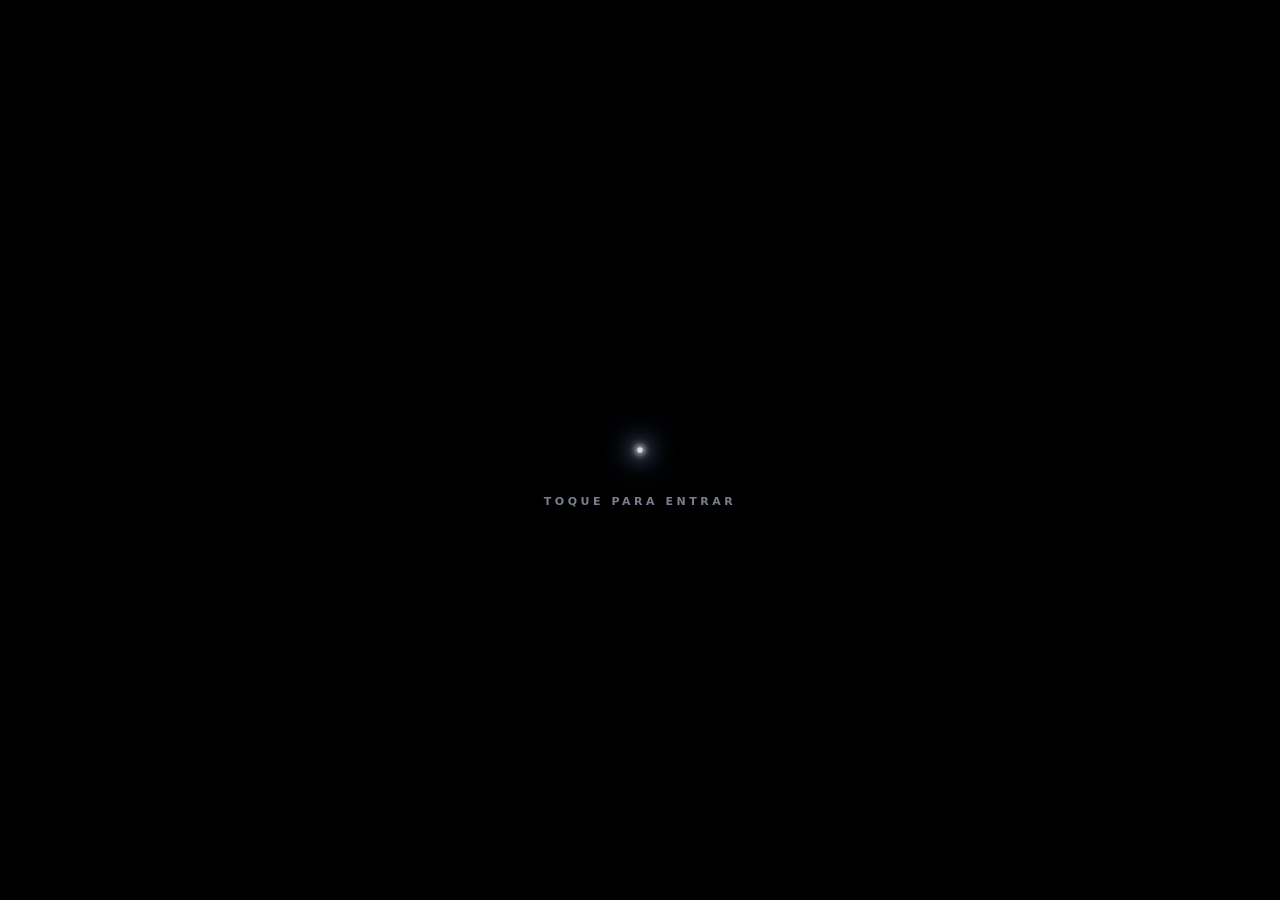
<file: index.html>
<!DOCTYPE html>
<html lang="pt-BR">
<head>
  <meta charset="UTF-8">
  <meta name="viewport" content="width=device-width, initial-scale=1.0, viewport-fit=cover">
  <meta name="theme-color" content="#0f172a">
  <meta name="mobile-web-app-capable" content="yes">
  <meta name="apple-mobile-web-app-capable" content="yes">
  <!-- 20/10: "black" (e nao "black-translucent"): no iPhone instalado, o translucido poe a pagina por
       baixo do relogio e da ilha, e o topo das abas e a engrenagem ficavam escondidos -->
  <meta name="apple-mobile-web-app-status-bar-style" content="black">
  <meta name="apple-mobile-web-app-title" content="Genesis">

  <!-- POLÍTICA DE SEGURANÇA (CSP)
       Diz ao navegador com quem este app pode falar. Qualquer endereço que não esteja
       aqui é BLOQUEADO — então, se um dia um código estranho entrar no app, ele não
       consegue mandar os seus dados para fora.
       'unsafe-inline' é necessário porque o Genesis usa onclick e style direto no HTML.
       Ao ligar um recurso novo que use internet, acrescente o domínio em connect-src. -->
  <meta http-equiv="Content-Security-Policy" content="
    default-src 'self';
    base-uri 'self';
    object-src 'none';
    form-action 'none';
    script-src 'self' 'unsafe-inline';
    style-src 'self' 'unsafe-inline';
    img-src 'self' data: blob: https:;
    media-src 'self' data: blob:;
    font-src 'self' data:;
    connect-src 'self'
      https://script.google.com
      https://script.googleusercontent.com
      https://api.bcb.gov.br
      https://api.coingecko.com
      https://brapi.dev
      https://api.artic.edu
      https://pt.wikipedia.org
      https://en.wikipedia.org
      https://www.wikidata.org;
  ">

  <title>Genesis — Life OS</title>
  <link rel="stylesheet" href="style.css">
  <link rel="manifest" href="manifest.json">
  <link rel="icon" href="favicon.svg" type="image/svg+xml">
  <link rel="icon" href="favicon-32.png" sizes="32x32" type="image/png">
  <link rel="icon" href="favicon-64.png" sizes="64x64" type="image/png">
  <link rel="apple-touch-icon" href="icon-180.png">
</head>
<body>
<div id="gn-abertura" class="gn-abertura" aria-hidden="true"><span class="gn-ab-feixe"></span><span class="gn-ab-luz"></span><span class="gn-ab-onda"></span><span class="gn-ab-trinca">A&#9824; <b>A&#9829;</b> <b>A&#9830;</b></span><span class="gn-ab-toque">toque para entrar</span></div>
<div id="aviso-abertura" style="display:none; position:fixed; inset:0; z-index:99999; background:var(--bg); color:var(--txt); overflow:auto; padding:28px 18px; font-family:-apple-system,BlinkMacSystemFont,'Segoe UI',Roboto,sans-serif; line-height:1.6;">
  <div style="max-width:620px; margin:0 auto;">
    <div style="font-size:1.5rem; letter-spacing:5px; text-align:center; margin-bottom:6px;">A<span style="color:var(--perigo)">&#9829;</span> A&#9824; A<span style="color:var(--perigo)">&#9830;</span></div>
    <h1 id="aviso-tit" style="font-size:1.4rem; color:#fff; text-align:center; margin-bottom:18px;"></h1>
    <div id="aviso-txt" style="background:var(--card); border:1px solid #2a2a2a; border-left:4px solid #f59e0b; border-radius:12px; padding:18px 20px; color:var(--txt2);"></div>
    <button id="aviso-ok" style="display:none; margin:18px auto 0; background:var(--borda); color:var(--txt); border:1px solid #3a3a3a; border-radius:8px; padding:10px 20px; font-size:0.9rem; cursor:pointer;">Entendi, quero continuar assim mesmo</button>
  </div>
</div>
  <div class="container">
    <nav class="tabs">
      <button class="tab-btn active" id="btn-focus" onclick="changeTab('focus')">🎯 Painel Central</button>
      <button class="tab-btn" id="btn-home" onclick="changeTab('home')">📅 Agenda</button>
      <button class="tab-btn" id="btn-finances" onclick="changeTab('finances')">💰 Finanças</button>
      <button class="tab-btn" id="btn-tasks" onclick="changeTab('tasks')">✅ Tarefas</button>
      <button class="tab-btn" id="btn-notes" onclick="changeTab('notes')">📝 Notas</button>
      <button class="tab-btn" id="btn-studies" onclick="changeTab('studies')">📚 Estudos</button>
      <button class="tab-btn" id="btn-business" onclick="changeTab('business')">📈 Negócios</button>
      <button class="tab-btn" id="btn-inventory" onclick="changeTab('inventory')">🎒 Inventário</button>
      <button class="tab-btn" id="btn-health" onclick="changeTab('health')">🩺 Saúde</button>
      <button class="tab-btn" id="btn-kitchen" onclick="changeTab('kitchen')">🍳 Cozinha</button>
      <button class="tab-btn" id="btn-leisure" onclick="changeTab('leisure')">🎬 Lazer</button>
      <button class="tab-btn" id="btn-trips" onclick="changeTab('trips')">✈️ Viagens</button>
      <button class="tab-btn" id="btn-net" onclick="changeTab('net')">🤝 Rede</button>
      <button class="tab-btn" id="btn-clinic" onclick="changeTab('clinic')">🏥 Clínica</button>
      <button class="tab-btn" id="btn-prod" onclick="changeTab('prod')">🖨️ Produção</button>
      <button class="tab-btn" id="btn-settings" onclick="changeTab('settings')">⚙️ Config <span id="sync-dot" class="sync-dot"></span></button>
    </nav>

    <div id="focus" class="tab-content active">
      <div class="life-os-banner"></div>
      <div class="life-os-header">
        <div class="avatar-placeholder">🎩</div>
        <div style="flex: 1;">
          <h1 id="header-title" style="font-size: 1.8rem; color: #fff;">Life OS</h1>
          <div class="trinca" title="Trinca de Ases — projeto em conjunto"><span class="naipe preto">A♠</span><span class="naipe vermelho">A♥</span><span class="naipe vermelho">A♦</span><small>Trinca de Ases</small></div>
          <button class="start-day-btn" id="btn-iniciar-dia" onclick="iniciarDia()">➔ Iniciar o Dia</button>
        </div>
      </div>

      <div class="janelas-atalho" id="janelas-atalho" title="Janelas flutuantes: ligue as que quer hoje"></div>
      <div class="busca-box" id="busca-card">
        <input type="search" id="busca-global" placeholder="🔍 Buscar em tudo: tarefas, notas, agenda, plantões, finanças…  (Ctrl+K)" oninput="renderBusca(this.value)" autocomplete="off">
        <div id="busca-res" class="busca-res" hidden></div>
      </div>
      <div class="card avisos-card" id="avisos-card">
        <div class="habits-quick-head"><span>🔔 Avisos <small id="avisos-contador"></small></span><span class="item-date">com o app aberto</span></div>
        <div id="avisos-lista" class="avisos-lista"></div>
      </div>
      <div class="card arte-card" id="arte-card">
        <div class="habits-quick-head"><span>🖼️ Obra do dia</span><button class="mini-btn xs" onclick="renderArte(true)" title="Ver outra">↻</button></div>
        <div id="arte-conteudo" class="arte-conteudo"></div>
      </div>
      <div class="card habits-quick-card"><div class="habits-quick-head"><span>🎮 Hábitos de hoje</span><span id="progress-text-mini"></span></div><div id="habits-quick" class="habits-quick"></div></div>
      <div class="life-os-grid">
        <div class="left-col">
          <div class="focus-clock-card">
            <span class="focus-label">FOCUS</span>
            <div id="big-clock" class="big-clock">00:00</div>
            <div id="big-date" class="big-date">Carregando...</div>
          </div>

          <div class="card overview-card">
            <h4 class="text-blue" style="margin-bottom: 10px;">👤 OVERVIEW</h4>
            <p id="greeting-text" style="color: var(--txt-forte); font-weight: 500;">Olá!</p>
            <p id="greeting-sub" class="greeting-sub"></p>
            <p id="frase-dia" class="frase-dia"></p>
            <div class="progress-bar-bg" style="margin-top:15px;"><div class="progress-bar-fill" id="progress-fill"></div></div>
            <span id="progress-text" style="font-size: 0.75rem; color: var(--txt4);">0% Concluído</span>
          </div>

          <div class="card pomodoro-card" id="pomodoro-card">
            <div style="display: flex; justify-content: space-between; align-items: center; margin-bottom: 10px;">
              <h2 id="pomodoro-title" style="color: var(--txt-forte); font-size: 0.9rem; margin:0; letter-spacing: 1px;">⏱ POMODORO</h2>
              <div style="display:flex; align-items:center; gap:5px;">
                <input type="number" id="pomodoro-h" value="0" min="0" max="12" onchange="updatePomodoroTime()" title="horas" class="tempo-campo"><span class="tempo-sep">h</span><input type="number" id="pomodoro-input" value="50" min="0" max="180" onchange="updatePomodoroTime()" title="minutos" class="tempo-campo"><span class="tempo-sep">m</span><input type="number" id="pomodoro-s" value="0" min="0" max="59" onchange="updatePomodoroTime()" title="segundos" class="tempo-campo"><span class="tempo-sep">s</span>
              </div>
            </div>
            <div class="focus-header-tabs" id="pomodoro-modo" style="border:none; padding:0 0 8px; gap:6px; font-size:0.78rem;"><span class="active" onclick="alternarModoPomodoro('foco', this)">⏱ Foco</span><span onclick="alternarModoPomodoro('meditacao', this)">🧘 Meditação</span></div>
            <select id="pomodoro-topic" class="pomodoro-topic" title="Estudando o quê?"><option value="">📚 Geral</option></select>
            <div class="timer-display" id="timer-display">50:00</div>
            <div class="timer-controls">
              <button onclick="startTimer()" id="btn-start-timer">▶ Iniciar</button>
              <button onclick="pauseTimer()" id="btn-pause-timer" style="display:none;">⏸ Pausar</button>
              <button onclick="resetTimer()">🔄 Reset</button>
              <button onclick="musicaDeFoco()" title="Abrir a playlist de foco">🎵</button>
            </div>
            <div class="study-stats">Estudo Hoje: <strong id="study-time-today">0h 0m</strong></div>
            <div class="pomodoro-prefs">
              <span title="Som ao terminar">🔔</span>
              <select id="alarme-tipo" onchange="salvarPrefs()"><option value="sino">Sino</option><option value="suave">Suave</option><option value="beep">Beep</option><option value="alarme">Alarme</option><option value="mudo">Mudo</option></select>
              <input type="range" id="alarme-volume" min="0" max="100" value="70" oninput="salvarPrefs()" title="Volume">
              <button type="button" class="mini-btn" onclick="testarAlarme()" title="Ouvir o alarme">▶</button>
            </div>
          </div>
        </div>

        <div class="right-col">
          <div class="card journals-section">
            <h2 style="color: var(--txt-forte); font-size: 1rem; margin-bottom: 15px; letter-spacing: 1px;">📔 RESUMO</h2>
            <div class="focus-header-tabs" id="journal-tabs" style="margin-bottom: 15px;">
              <span class="active" onclick="changeJournalTab('day', this)">▵ Hoje</span>
              <span onclick="changeJournalTab('week', this)">▵ Semana</span>
              <span onclick="changeJournalTab('month', this)">▵ Mês</span>
              <span onclick="changeJournalTab('quarter', this)">▵ Trimestre</span>
              <span onclick="changeJournalTab('year', this)">▵ Ano</span>
            </div>
            <div class="journal-cards-container" id="journal-content"></div>
            
            <h2 style="color: var(--txt-forte); font-size: 1rem; margin-top: 30px; margin-bottom: 15px; letter-spacing: 1px;">🎮 HÁBITOS</h2>
            <div class="focus-header-tabs" id="habit-tabs">
               <span class="active" onclick="changeHabitTab('do', this)">🔄 Do</span>
               <span onclick="changeHabitTab('todo', this)">⏹ To-do</span>
               <span onclick="changeHabitTab('completed', this)">✅ Completed</span>
               <span onclick="changeHabitTab('all', this)">📋 All</span>
            </div>
            <ul id="main-habits-list" class="habit-list-main"></ul>
            <span class="add-new-btn" onclick="addNewHabit()">+ Novo hábito</span>
          </div>
        </div>
      </div>
    </div>

    <!-- Módulo 1: Calendário / Agenda geral -->
    <div id="home" class="tab-content">
      <div class="focus-header-tabs agenda-tabs" id="agenda-secoes">
        <span class="active" onclick="verSecaoAgenda('cal', this)">📅 Calendário</span>
        <span onclick="verSecaoAgenda('compromissos', this)">🗓️ Compromissos</span>
        <span onclick="verSecaoAgenda('reunioes', this)">🤝 Reuniões</span>
        <span id="aba-plantoes" onclick="verSecaoAgenda('plantoes', this)">🚑 Plantões</span>
      </div>
      <div id="sec-cal" class="agenda-sec">
      <div id="ag-agora-card" class="agora-card"></div>
      <div class="card" style="margin-top: 14px;">
        <div class="ag-barra">
          <div class="focus-header-tabs" id="ag-vistas" style="border:none; padding:0; margin:0;">
            <span onclick="agMudarVista('dia', this)">📆 Dia</span>
            <span class="active" onclick="agMudarVista('semana', this)">🗓️ Semana</span>
            <span onclick="agMudarVista('mes', this)">📅 Mês</span>
            <span onclick="agMudarVista('lista', this)">📋 Próximos 7 dias</span>
          </div>
          <div class="ag-nav">
            <button type="button" class="mini-btn" onclick="agIrPara(-1)">‹</button>
            <button type="button" class="mini-btn" onclick="agHoje()">hoje</button>
            <button type="button" class="mini-btn" onclick="agIrPara(1)">›</button>
            <strong id="ag-rotulo"></strong>
          </div>
        </div>
        <div id="ag-livres" class="ag-livres"></div>
        <div id="ag-vista"></div>
      </div>
      <div id="sec-cal-mes" hidden>
      <div class="card" style="margin-top: 20px;">
        <div class="calendar-header"><button id="prev-month">&lt;</button><h2 id="month-year">Mês Ano</h2><button id="next-month">&gt;</button></div>
        <div class="calendar-weekdays"><div>Dom</div><div>Seg</div><div>Ter</div><div>Qua</div><div>Qui</div><div>Sex</div><div>Sáb</div></div>
        <div id="calendar-days" class="calendar-days"></div>
        <div class="calendar-legend">
          <button type="button" class="mini-btn" onclick="irParaHoje()">📍 Hoje</button>
          <span><i style="background:var(--atencao)"></i><span data-vt="listaTitulo">Plantão</span></span><span><i style="background:var(--info)"></i>Trabalho</span><span><i style="background:var(--roxo)"></i>Pessoal</span><span><i style="background:var(--ok)"></i>Saúde</span><span><i style="background:var(--rosa)"></i>Estudo</span><span><i style="background:var(--atencao)"></i>Negócios</span><span><i style="background:var(--laranja)"></i>Social</span>
        </div>
      </div>
      </div>
      </div>
      <div id="sec-compromissos" class="agenda-sec">
      <div class="card" style="margin-top: 20px;">
        <h2 id="event-form-title">Novo compromisso</h2>
        <form id="event-form">
          <input type="hidden" id="event-id">
          <label for="event-title">O quê?</label><input type="text" id="event-title" placeholder="Ex: Reunião contador, Dentista, Aniversário da Ana" required>
          <div style="display: grid; grid-template-columns: 1fr 1fr 1fr; gap: 10px;">
            <div><label for="event-date">Data:</label><input type="date" id="event-date" required></div>
            <div><label for="event-time">Início:</label><input type="time" id="event-time"></div>
            <div><label for="event-end">Fim:</label><input type="time" id="event-end"></div>
          </div>
          <div style="display: grid; grid-template-columns: 1.4fr 1fr; gap: 10px;">
            <div><label for="event-repete">Repete:</label><select id="event-repete" onchange="alternarRepeteEvento()"></select></div>
            <div id="event-ate-box" hidden><label for="event-ate">Até (opcional):</label><input type="date" id="event-ate"></div>
          </div>
          <div style="display: grid; grid-template-columns: 2.2fr 1fr; gap: 10px;">
            <div><label for="event-local">Onde (endereço ou link da chamada):</label><input type="text" id="event-local" placeholder="Rua X, 100 — ou https://meet.google.com/..."></div>
            <div><label for="event-aviso">Avisar (min antes):</label><input type="number" id="event-aviso" min="0" max="1440" step="5" placeholder="usa o padrão"></div>
          </div>
          <label for="event-type">Tipo:</label><select id="event-type"></select>
          <label for="event-notes">Observações:</label><textarea id="event-notes" rows="2" placeholder="endereço, o que levar, link..."></textarea>
          <div id="event-reuniao" hidden>
            <label for="event-people">👥 Participantes:</label><input type="text" id="event-people" placeholder="quem estará na reunião">
            <label for="event-agenda">📋 Pauta (um item por linha):</label><textarea id="event-agenda" rows="3" placeholder="Fechamento do mês&#10;Contratação&#10;Próximos passos do projeto"></textarea>
            <label for="event-minutes">📝 Ata / decisões:</label><textarea id="event-minutes" rows="3" placeholder="preencha durante ou depois da reunião"></textarea>
            <label for="event-followups">➡️ Encaminhamentos (um por linha, viram tarefas):</label><textarea id="event-followups" rows="2" placeholder="Enviar proposta até sexta&#10;Pedir orçamento ao fornecedor"></textarea>
          </div>
          <div style="display:flex; gap:10px;">
            <button type="submit" id="event-submit" style="flex:1">Adicionar compromisso</button>
            <button type="button" id="event-cancel" class="btn" hidden onclick="cancelarEdicaoEvento()">Cancelar</button>
          </div>
        </form>
      </div>
      <div class="card" style="margin-top: 20px;">
        <h2 id="event-list-title">Compromissos</h2>
        <div class="focus-header-tabs filter-row" id="event-filters">
          <span class="active" onclick="filtrarEventos('proximos', this)">📅 Próximos</span>
          <span onclick="filtrarEventos('concluidos', this)">✅ Concluídos</span>
          <span onclick="filtrarEventos('passados', this)">🕘 Passados</span>
          <span onclick="filtrarEventos('todos', this)">📋 Todos</span>
          <span onclick="filtrarEventos('reunioes', this)">🤝 Só reuniões</span>
        </div>
        <ul id="event-list" class="transaction-list"></ul>
      </div>
      </div>
      <div id="sec-plantoes" class="agenda-sec">
      <div class="card" style="margin-top: 20px;">
        <h2 id="shift-form-title" data-vt="formTitulo">Agendar novo plantão</h2>
        <form id="shift-form">
          <input type="hidden" id="shift-id">
          <!-- 15/10 (ideia dele: "muito confuso adicionar plantão; caía como turno e não ia para a agenda — mais parecido
               com o Google Agenda, turno ou recorrência só se eu pedir"): o básico primeiro; o turno salvo é um ATALHO
               opcional e a repetição é uma escolha explícita, que por baixo cria o turno com escala fixa. -->
          <label for="shift-desc" data-vt="descLabel">Local:</label><input type="text" id="shift-desc" data-vt="descDica" data-vt-onde="placeholder" placeholder="Hospital X" required>
          <div class="turno-atalho"><label for="shift-place">Atalho (opcional): preencher com um turno salvo</label>
            <select id="shift-place" onchange="aplicarLocalPlantao()"></select></div>
          <div style="display: grid; grid-template-columns: 1fr 1fr 1fr; gap: 10px;">
            <div><label for="shift-date">Data:</label><input type="date" id="shift-date" required></div>
            <div><label for="shift-time">Início:</label><input type="time" id="shift-time" required></div>
            <div><label for="shift-hours">Duração (h):</label><input type="number" id="shift-hours" step="0.5" min="0" placeholder="12"></div>
          </div>
          <label for="shift-amount">Valor total (R$):</label><input type="number" id="shift-amount" step="0.01" required>
          <div id="shift-rate-hint" class="rate-hint"></div>
          <div id="shift-repete-box">
            <label for="shift-repete">Repetir:</label>
            <select id="shift-repete" onchange="document.getElementById('shift-repete-dica').hidden = this.value === 'nao'">
              <option value="nao">Não se repete</option>
              <option value="semanal">Toda semana, neste mesmo dia</option>
            </select>
            <p class="hint" id="shift-repete-dica" hidden>Vira uma escala fixa: os das próximas semanas entram sozinhos na agenda. Para parar, desmarque a escala em “Turnos salvos”, lá embaixo.</p>
          </div>
          <details class="task-more" id="shift-parts-box">
            <summary>🧮 Horas com valores diferentes (feriado, virada de dia, hora extra)</summary>
            <p class="hint" data-vt="faixasHint" data-vt-onde="html">Use quando o mesmo plantão tem horas pagas a preços diferentes.</p><p class="hint"> Duração e valor total passam a ser a soma das faixas.</p>
            <div id="shift-parts" class="parts"></div>
            <div style="display:flex; gap:8px; flex-wrap:wrap; margin-top:8px;">
              <button type="button" class="mini-btn" onclick="addFaixa()">＋ faixa</button>
              <button type="button" class="mini-btn" onclick="limparFaixas()">✕ limpar faixas</button>
              <button type="button" class="mini-btn" onclick="recalcularPeloTurno()" title="Usa o R$/h do turno escolhido e a duração digitada">↻ calcular pelo R$/h do turno</button>
            </div>
          </details>
          <label for="shift-swap">🔁 Troca (opcional):</label><input type="text" id="shift-swap" placeholder="com quem e por qual dia — ex: com Fulano, por 16/09 07–13h">
          <label for="shift-notes">Observações:</label><input type="text" id="shift-notes" placeholder="opcional: troca, cobertura, NF...">
          <div style="display:flex; gap:10px;">
            <button type="submit" id="shift-submit" style="flex:1" data-vt="formBtn">Agendar plantão</button>
            <button type="button" id="shift-cancel" class="btn" hidden onclick="cancelarEdicaoPlantao()">Cancelar</button>
          </div>
        </form>
      </div>
      <div class="card" style="margin-top: 20px;">
        <h2 data-vt="listaTitulo">Plantões</h2>
        <div id="shift-summary" class="summary-row"></div>
        <div id="shift-baixa" class="baixa-card" hidden></div>
        <div class="focus-header-tabs filter-row" id="shift-filters">
          <span class="active" onclick="filtrarPlantoes('proximos', this)">📅 Próximos</span>
          <span onclick="filtrarPlantoes('naopagos', this)">⏳ A receber</span>
          <span onclick="filtrarPlantoes('passados', this)">🕘 Passados</span>
          <span onclick="filtrarPlantoes('todos', this)">📋 Todos</span>
        </div>
        <ul id="shift-list" class="transaction-list"></ul>
      </div>
      <div class="card" style="margin-top: 20px;" id="turnos-card">
        <h2 data-vt="turnosTitulo">Turnos de plantão</h2>
        <p class="hint" data-vt="turnosHint" data-vt-onde="html"></p>
        <div id="turnos-sugeridos"></div>
        <form id="place-form" data-sem-folha="1">
          <input type="hidden" id="place-id">
          <div style="display: grid; grid-template-columns: 1.5fr 1.5fr 1fr 1fr 1fr; gap: 10px;">
            <div><label for="place-name">Turno:</label><input type="text" id="place-name" placeholder="Hospital X 12h" required></div>
            <div><label for="place-local">Local (opcional):</label><input type="text" id="place-local" placeholder="Hospital X"></div>
            <div><label for="place-time">Início:</label><input type="time" id="place-time"></div>
            <div><label for="place-hours">Horas:</label><input type="number" id="place-hours" step="0.5" min="0" placeholder="12"></div>
            <div><label for="place-amount">Valor (R$):</label><input type="number" id="place-amount" step="0.01" min="0"></div>
          </div>
          <label class="check-line" style="margin-top:10px"><input type="checkbox" id="place-repete" onchange="alternarEscala()"> 🗓️ <strong>Escala fixa</strong> — este turno se repete toda semana</label>
          <div id="place-escala" hidden>
            <p class="hint" style="margin:2px 0 6px 0" data-vt="escalaHint" data-vt-onde="html"></p>
            <div class="dias-linha" id="place-weekdays"></div>
            <label for="place-desde" style="margin-top:8px">Começando em:</label><input type="date" id="place-desde">
          </div>
          <button type="submit" id="place-submit">Adicionar turno</button>
        </form>
        <ul id="place-list" class="transaction-list" style="margin-top: 15px;"></ul>
      </div>
      </div>

    </div>

    <!-- Módulo 2: Finanças -->
    <div id="finances" class="tab-content">
      <div id="fin-topo" class="agenda-sec fin-topo">
      <!-- 20/10 (revisão geral, item 4b — ele: "positivo"): o mês, os números e o "a pagar / previsto / acumulado" numa
           FAIXA só. Eram 3 blocos: 272 px no PC e 462 no Fold fechado, com as micro-abas fora da 1ª tela no celular. -->
      <div class="card fin-faixa" style="margin-top: 20px;">
      <div class="fin-faixa-in">
        <div class="fin-faixa-mes">
          <div class="fin-month-nav"><button type="button" class="mini-btn" onclick="mudarMesFin(-1)" aria-label="Mês anterior">◀</button><h2 id="fin-month-label" style="margin:0">Mês</h2><button type="button" class="mini-btn" onclick="mudarMesFin(1)" aria-label="Próximo mês">▶</button></div>
          <div class="fin-faixa-modo"><div class="focus-header-tabs" id="fin-modo" style="border:none; padding:0;"><span class="active" onclick="alternarModoFin('mes', this)">📅 Mês</span><span onclick="alternarModoFin('tudo', this)">♾️ Tudo</span></div><button type="button" class="mini-btn" onclick="irParaMesAtual()" title="Voltar para este mês" aria-label="Voltar para este mês">📍<span class="fin-hoje-txt"> Este mês</span></button></div>
        </div>
        <div class="fin-faixa-nums"><div class="fin-faixa-grade">
          <div class="balance-item"><span>Receitas</span><h3 id="total-income" class="income">R$ 0,00</h3></div>
          <div class="balance-item"><span>Despesas</span><h3 id="total-expense" class="expense">R$ 0,00</h3></div>
          <div class="balance-item"><span>Saldo</span><h3 id="net-balance">R$ 0,00</h3></div>
          <div class="balance-item"><span>A receber</span><h3 id="total-pending" style="color: var(--txt-forte)">R$ 0,00</h3></div>
          <div id="fin-extra" class="fin-faixa-extra"></div>
        </div></div>
      </div>
      </div>
      </div>
      <div class="focus-header-tabs agenda-tabs" id="financas-secoes" style="margin-top:20px">
        <span class="active" onclick="verSecaoFinancas('painel', this)">📊 Painel</span>
        <span onclick="verSecaoFinancas('lancamentos', this)">🧾 Lançamentos</span>
        <span onclick="verSecaoFinancas('orcamento', this)">🫙 Orçamento</span>
        <span onclick="verSecaoFinancas('recorrentes', this)">🔁 Recorrentes</span>
        <span onclick="verSecaoFinancas('analise', this)">🔎 Análise</span>
      </div>
      <div id="sec-fin-painel" class="agenda-sec">
        <div class="card" style="margin-top: 20px;" data-mod="fin-painel">
          <h2>💰 O mês em um olhar</h2>
          <div id="fin-painel"></div>
        </div>
      </div>
      <div id="sec-fin-lancamentos" class="agenda-sec" hidden>
        <div class="card" style="margin-top: 20px;" data-mod="fin-extrato">
          <h2>📥 Extrato do banco</h2>
          <div id="fin-extrato"></div>
        </div>
      <div class="card" style="margin-top: 20px;">
        <h2 id="finance-form-title">Nova Transação</h2>
        <form id="finance-form">
          <input type="hidden" id="finance-id">
          <label for="desc">Descrição:</label><input type="text" id="desc" required>
          <div style="display: grid; grid-template-columns: 1fr 1fr; gap: 10px;">
            <div><label for="amount">Valor (R$):</label><input type="number" id="amount" step="0.01" required></div>
            <div><label for="fin-date">Data:</label><input type="date" id="fin-date" required></div>
          </div>
          <div style="display: grid; grid-template-columns: 1fr 1fr; gap: 10px;">
            <div><label for="type">Tipo:</label><select id="type"><option value="expense">Despesa</option><option value="income">Receita</option></select></div>
            <div><label for="category">Categoria:</label><select id="category"></select><input type="text" id="category-custom" placeholder="nome da categoria" hidden style="margin-top:6px"></div>
          </div>
          <label for="fin-notes">Observações:</label><input type="text" id="fin-notes" placeholder="opcional">
          <label class="check-line"><input type="checkbox" id="fin-pending"> Ainda não efetivado (fica como <em>a receber</em> / <em>a pagar</em> até você confirmar com 💵)</label>
          <div style="display:flex; gap:10px;">
            <button type="submit" id="finance-submit" style="flex:1">Adicionar Registro</button>
            <button type="button" id="finance-cancel" class="btn" hidden onclick="cancelarEdicaoFin()">Cancelar</button>
          </div>
        </form>
      </div>
      <div class="card" style="margin-top: 20px;">
        <h2>Histórico</h2>
        <input type="search" id="fin-search" placeholder="🔍 buscar por descrição, categoria ou observação" oninput="buscarFin(this.value)" style="margin-bottom: 10px;">
        <div class="focus-header-tabs filter-row" id="fin-filters">
          <span class="active" onclick="filtrarFin('todas', this)">📋 Todas</span>
          <span onclick="filtrarFin('receitas', this)">💰 Receitas</span>
          <span onclick="filtrarFin('despesas', this)">💸 Despesas</span>
          <span onclick="filtrarFin('pendentes', this)">⏳ Pendentes</span>
        </div>
        <ul id="transaction-list" class="transaction-list"></ul>
      </div>
      </div>
      <div id="sec-fin-orcamento" class="agenda-sec" hidden>
      <div class="card" style="margin-top: 20px;" id="orcamento-card">
        <h2>📋 Orçamento do mês</h2>
        <p class="hint">Quanto você planeja em cada rubrica × quanto <strong>de fato</strong> entrou ou saiu no mês que está aberto acima. As rubricas viram as categorias dos lançamentos — barra vermelha é estouro. Estrutura baseada na planilha de organização financeira que você usa.</p>
        <div id="orc-resumo" class="orc-resumo"></div>
        <div id="orc-reserva" class="orc-reserva"></div>
        <div id="orc-conteudo"></div>
        <div style="display:flex; gap:10px; flex-wrap:wrap; margin-top:12px;">
          <button type="button" class="btn" style="flex:1" onclick="criarOrcamentoModelo()">📋 Usar o modelo (cria as rubricas)</button>
        </div>
      </div>
      </div>
      <div id="sec-fin-recorrentes" class="agenda-sec" hidden>
      <div class="card" style="margin-top: 20px;" id="recorrentes-card">
        <h2>🔁 Recorrentes <small class="rec-mes-rot">· <span id="rec-mes"></span></small></h2>
        <p class="hint">Contas e entradas que se repetem todo mês (aluguel, internet, salário CLT, assinaturas). No começo de cada mês o lançamento é gerado como pendente — dá baixa aqui mesmo com o 💵 quando pagar/receber. O selo mostra a situação do <strong>mês que está na tela</strong>; se você navegar para outro mês, o card acompanha. Pagar atrasado nunca muda o mês do lançamento.</p>
        <form id="rec-form">
          <input type="hidden" id="rec-id">
          <div style="display: grid; grid-template-columns: 2fr 1fr 1fr; gap: 10px;">
            <div><label for="rec-desc">Descrição:</label><input type="text" id="rec-desc" placeholder="Internet" required></div>
            <div><label for="rec-amount">Valor (R$):</label><input type="number" id="rec-amount" step="0.01" required></div>
            <div><label for="rec-day">Dia do mês:</label><input type="number" id="rec-day" min="1" max="31" value="10"></div>
          </div>
          <div style="display: grid; grid-template-columns: 1fr 1fr; gap: 10px;">
            <div><label for="rec-type">Tipo:</label><select id="rec-type"><option value="expense">Despesa</option><option value="income">Receita</option></select></div>
            <div><label for="rec-category">Categoria:</label><select id="rec-category"></select></div>
          </div>
          <div style="display:flex; gap:10px;">
            <button type="submit" id="rec-submit" style="flex:1">Adicionar recorrente</button>
            <button type="button" id="rec-cancel" class="btn" hidden onclick="cancelarEdicaoRec()">Cancelar</button>
          </div>
        </form>
        <ul id="rec-list" class="transaction-list" style="margin-top: 15px;"></ul>
      </div>
      </div>
      <div id="sec-fin-analise" class="agenda-sec" hidden>
        <div class="card" style="margin-top: 20px;" data-mod="fin-analise" id="fin-graficos">
          <h2>🔎 Análise</h2>
          <div id="fin-analise"></div>
        </div>
        <div class="card" style="margin-top: 20px;"><h2>📋 Por categoria</h2><div id="fin-categorias"></div></div>
      </div>
    </div>

    <!-- Módulo 4: Tarefas -->
    <div id="tasks" class="tab-content">
      <div id="sec-tar-rapida" class="agenda-sec tar-topo">
        <div class="tar-rapida">
          <span class="tar-rapida-mais" aria-hidden="true">＋</span>
          <input type="text" id="tar-rapida" aria-label="Nova tarefa rápida" placeholder="O que precisa fazer?" autocomplete="off" enterkeyhint="done" oninput="tarRapidaPrevia()" onkeydown="if (event.key === 'Enter') { event.preventDefault(); tarRapidaAdicionar(); }">
          <button type="button" class="tar-rapida-ok" title="Adicionar" onclick="tarRapidaAdicionar()">↵</button>
        </div>
        <div id="tar-rapida-previa" class="tar-rapida-previa"></div>
      </div>
      <div class="focus-header-tabs agenda-tabs tar-secoes" id="tarefas-secoes">
        <span class="active" onclick="verSecaoTarefas('foco', this)">🎯 Foco</span>
        <span onclick="verSecaoTarefas('listas', this)">📋 Listas</span>
        <span onclick="verSecaoTarefas('rotinas', this)">🔄 Rotinas</span>
      </div>
      <div id="sec-tar-foco" class="agenda-sec">
        <div class="card" style="margin-top: 20px;" data-mod="tar-foco">
          <h2>🎯 Foco do dia</h2>
          <div id="tar-foco"></div>
        </div>
      </div>
      <div id="sec-tar-listas" class="agenda-sec" hidden>
        <div class="card" style="margin-top: 20px;" data-mod="tar-listas">
          <h2>📋 Listas</h2>
          <div class="focus-header-tabs task-tabs tar-chips" id="task-lists"></div>
          <div id="task-list-tools" class="task-tools tar-ferramentas"></div>
          <div id="task-list" class="tar-listas"></div>
        </div>
      </div>
      <div id="sec-tar-rotinas" class="agenda-sec" hidden>
        <div class="card" style="margin-top: 20px;" data-mod="tar-rotinas">
          <h2>🔄 Rotinas</h2>
          <p class="hint">Coisas que voltam sempre: o app cria a tarefa sozinho na data certa e, ao concluir, já agenda a próxima. A trilha mostra as últimas vezes — verde fez, vermelho passou.</p>
          <div id="rot-cartoes"></div>
          <div class="tar-rot-botoes">
            <button type="button" class="btn" onclick="tarNovaRotina()">＋ Nova rotina</button>
            <button type="button" class="btn" onclick="criarRotinasSugeridas()">✨ Rotinas sugeridas</button>
          </div>
        </div>
        <div class="card" style="margin-top: 20px;">
          <h2>🔄 Nova rotina</h2>
          <form id="rot-form">
            <input type="hidden" id="rot-id">
            <label for="rot-text">O que precisa voltar sempre?</label><input type="text" id="rot-text" placeholder="Ex: Conferir extrato e lançar gastos da semana" required>
            <div style="display: grid; grid-template-columns: 1.4fr 1fr; gap: 10px;">
              <div><label for="rot-freq">Com que frequência:</label><select id="rot-freq" onchange="camposPorFrequencia()"></select></div>
              <div><label for="rot-list">Lista:</label><select id="rot-list"></select></div>
            </div>
            <div id="rot-semana"><label>Dias da semana:</label><div id="rot-weekdays" class="dias-semana"></div></div>
            <div id="rot-mes" hidden><label for="rot-monthday">Dia do mês:</label><input type="number" id="rot-monthday" min="1" max="28" value="1"></div>
            <div id="rot-intervalo" hidden><label for="rot-interval">A cada quantos dias:</label><input type="number" id="rot-interval" min="1" max="365" value="7"></div>
            <details class="task-more">
              <summary>Mais detalhes (observação, estrela, subtarefas)</summary>
              <label for="rot-notes">Observação:</label><input type="text" id="rot-notes" placeholder="opcional">
              <label class="check-line"><input type="checkbox" id="rot-star"> ⭐ Criar com estrela</label>
              <label for="rot-subtasks">Subtarefas (uma por linha):</label><textarea id="rot-subtasks" rows="3" placeholder="Abrir app do banco&#10;Lançar gastos no Genesis&#10;Conferir pendentes"></textarea>
            </details>
            <div style="display:flex; gap:10px;">
              <button type="submit" id="rot-submit" style="flex:1">Criar rotina</button>
              <button type="button" id="rot-cancel" class="btn" hidden onclick="cancelarEdicaoRotina()">Cancelar</button>
            </div>
          </form>
        </div>
      </div>
      <div id="sec-tar-folhas" class="agenda-sec tar-folhas">
      <div class="card" style="margin-top: 20px;">
        <h2 id="task-form-title">Nova Tarefa</h2>
        <form id="task-form">
          <input type="hidden" id="task-id">
          <div style="display: grid; grid-template-columns: 2fr 1fr; gap: 10px;">
            <div><label for="task-desc">O que precisa fazer?</label><input type="text" id="task-desc" required></div>
            <div><label for="task-due">Prazo (opcional):</label><input type="date" id="task-due"></div>
          </div>
          <details id="task-more" class="task-more">
            <summary>Mais detalhes (lista, estrela, observações, subtarefas)</summary>
            <div style="display: grid; grid-template-columns: 1fr 1fr; gap: 10px; margin-top: 10px;">
              <div><label for="task-list-select">Lista:</label><select id="task-list-select"></select></div>
              <div><label class="check-line" style="margin-top: 26px;"><input type="checkbox" id="task-star"> ⭐ Com estrela (aparece primeiro)</label></div>
            </div>
            <label for="task-notes">Observações:</label><input type="text" id="task-notes" placeholder="opcional">
            <label for="task-subtasks">Subtarefas (uma por linha):</label><textarea id="task-subtasks" rows="3" placeholder="Ligar pro contador&#10;Separar documentos&#10;Enviar por e-mail"></textarea>
          </details>
          <div style="display:flex; gap:10px;">
            <button type="submit" id="task-submit" style="flex:1">Adicionar Tarefa</button>
            <button type="button" id="task-cancel" class="btn" hidden onclick="cancelarEdicaoTarefa()">Cancelar</button>
          </div>
        </form>
      </div>
      </div>
    </div>

    <!-- Módulo 5: Notas -->
    <div id="notes" class="tab-content">
      <div id="sec-nt-rapida" class="agenda-sec tar-topo">
        <div class="tar-rapida">
          <span class="tar-rapida-mais" aria-hidden="true">＋</span>
          <input type="text" id="nt-rapida" aria-label="Nova nota rápida" placeholder="Anotar…" autocomplete="off" enterkeyhint="done" oninput="ntRapidaPrevia()" onkeydown="if (event.key === 'Enter') { event.preventDefault(); ntRapidaAdicionar(); }">
          <button type="button" class="tar-rapida-ok" title="Salvar" onclick="ntRapidaAdicionar()">↵</button>
        </div>
        <div id="nt-rapida-previa" class="tar-rapida-previa"></div>
      </div>
      <div class="focus-header-tabs agenda-tabs tar-secoes" id="notas-secoes">
        <span class="active" onclick="verSecaoNotas('notas', this)">📝 Notas</span>
        <span onclick="verSecaoNotas('listas', this)">☑️ Listas</span>
        <span id="nt-aba-entregas" onclick="verSecaoNotas('entregas', this)">📦 Entregas</span>
      </div>
      <div id="sec-nt-filtros" class="agenda-sec nt-filtros">
        <div class="nt-filtros-linha">
          <input type="search" id="note-search" placeholder="🔍 buscar em título, texto ou marcador" aria-label="Buscar nas notas" oninput="buscarNotas(this.value)">
          <div class="focus-header-tabs filter-row" id="note-filters">
            <span class="active" onclick="filtrarNotas('ativas', this)">Todas</span>
            <span onclick="filtrarNotas('fixadas', this)">📌 Fixadas</span>
            <span onclick="filtrarNotas('arquivadas', this)">🗄️ Arquivo</span>
          </div>
          <div class="focus-header-tabs filter-row nt-vista" id="nt-vista"></div>
        </div>
        <div id="note-labels" class="chips nt-marcadores"></div>
      </div>
      <div id="sec-nt-notas" class="agenda-sec">
        <div class="card" style="margin-top: 20px;" data-mod="nt-notas">
          <div class="nt-cab"><h2>📝 Notas</h2><small id="note-count" class="item-date"></small></div>
          <div id="note-list"></div>
        </div>
      </div>
      <div id="sec-nt-listas" class="agenda-sec" hidden>
        <div class="card" style="margin-top: 20px;" data-mod="nt-listas">
          <h2>☑️ Listas</h2>
          <div id="nt-listas"></div>
        </div>
      </div>
      <div id="sec-nt-entregas" class="agenda-sec" hidden>
        <div class="card" style="margin-top: 20px;" id="entregas-card" data-mod="nt-entregas">
          <h2>📦 Compras e entregas</h2>
          <p class="hint">Nas listas, o 🛒 de cada item manda a compra para cá e tira da lista. ▶ avança a etapa: 🛒 comprado → 🚚 a caminho → 📦 entregue.</p>
          <div id="entrega-resumo" class="nt-ent-resumo"></div>
          <div class="focus-header-tabs filter-row nt-ent-filtros" id="entrega-filtros">
            <span class="active" onclick="filtrarEntregas('andamento', this)">🚚 A caminho</span>
            <span onclick="filtrarEntregas('entregues', this)">📦 Entregues</span>
            <span onclick="filtrarEntregas('todas', this)">🗂️ Todas</span>
          </div>
          <div id="entrega-lista"></div>
          <button type="button" class="btn" style="width:100%; margin-top:12px" onclick="novaCompraAvulsa()">＋ Registrar uma compra</button>
        </div>
      </div>
    </div>
    <!-- Módulo 7: Estudos -->
    <div id="studies" class="tab-content">
      <!-- E1 (09/10): a estante e o livro aberto (estudos.js). Os formulários de sempre continuam aqui
           (viram folhas pelos botões do cabeçalho) e todos os ids que o app.js usa foram mantidos. -->
      <div id="sec-es-rapida" class="agenda-sec tar-topo">
        <div class="tar-rapida">
          <span class="tar-rapida-mais" aria-hidden="true">＋</span>
          <input type="text" id="es-rapida" aria-label="Novo material ou sessão de estudo" placeholder="Estudar…" autocomplete="off" enterkeyhint="done" oninput="esRapidaPrevia()" onkeydown="if (event.key === 'Enter') { event.preventDefault(); esRapidaAdicionar(); }">
          <button type="button" class="tar-rapida-ok" title="Adicionar" onclick="esRapidaAdicionar()">↵</button>
        </div>
        <div id="es-rapida-previa" class="tar-rapida-previa"></div>
      </div>
      <div class="focus-header-tabs agenda-tabs tar-secoes" id="estudos-secoes">
        <span class="active" onclick="verSecaoEstudos('mesa', this)">📖 Mesa</span>
        <span onclick="verSecaoEstudos('estante', this)">📚 Estante</span>
        <span onclick="verSecaoEstudos('sessoes', this)">⏱️ Sessões</span>
        <span onclick="verSecaoEstudos('ritual', this)">📓 Ritual</span>
      </div>
      <div id="sec-es-mesa" class="agenda-sec">
        <div class="card es-cartao"><div id="es-mesa"></div><div id="study-dash" hidden></div></div>
      </div>
      <div id="sec-es-estante" class="agenda-sec" hidden>
        <div class="card es-cartao">
          <h2>📚 A estante</h2>
          <div id="es-estante"></div>
        </div>
        <div class="card es-cartao" style="margin-top: 16px;">
          <h2>Materiais</h2>
          <p class="hint">Livros, cursos, artigos, vídeos, podcasts. Pela barra rápida é mais rápido; aqui dá para preencher tudo (link, onde está, observações).</p>
          <form id="material-form">
            <input type="hidden" id="material-id">
            <div style="display: grid; grid-template-columns: 2fr 1fr 1fr; gap: 10px;">
              <div><label for="material-title">Título:</label><input type="text" id="material-title" placeholder="O Investidor Inteligente" required></div>
              <div><label for="material-topic">Tema:</label><select id="material-topic"></select></div>
              <div><label for="material-kind">Tipo:</label><select id="material-kind"></select></div>
            </div>
            <div style="display: grid; grid-template-columns: 1fr 1fr 2fr; gap: 10px;">
              <div><label for="material-status">Status:</label><select id="material-status"></select></div>
              <div><label for="material-progress">Progresso %:</label><input type="number" id="material-progress" min="0" max="100" placeholder="0"></div>
              <div><label for="material-link">Link / onde está:</label><input type="text" id="material-link" placeholder="https://... ou 'Kindle'"></div>
            </div>
            <label for="material-notes">Observações:</label><input type="text" id="material-notes" placeholder="opcional">
            <div style="display:flex; gap:10px;"><button type="submit" id="material-submit" style="flex:1">Adicionar material</button><button type="button" id="material-cancel" class="btn" hidden onclick="cancelarEdicaoMaterial()">Cancelar</button></div>
          </form>
        </div>
        <div class="card es-cartao" style="margin-top: 16px;">
          <h2>Temas</h2>
          <p class="hint">O que você está estudando, com meta de horas por semana. O Pomodoro do Painel pergunta o tema.</p>
          <form id="topic-form">
            <input type="hidden" id="topic-id">
            <div style="display: grid; grid-template-columns: 2fr 1.5fr 1fr; gap: 10px;">
              <div><label for="topic-name">Tema:</label><input type="text" id="topic-name" placeholder="Gestão de clínicas" required></div>
              <div><label for="topic-area">Área:</label><select id="topic-area"></select></div>
              <div><label for="topic-goal">Meta h/sem:</label><input type="number" id="topic-goal" step="0.5" min="0" placeholder="3"></div>
            </div>
            <div style="display:flex; gap:10px;"><button type="submit" id="topic-submit" style="flex:1">Adicionar tema</button><button type="button" id="topic-cancel" class="btn" hidden onclick="cancelarEdicaoTema()">Cancelar</button></div>
          </form>
          <ul id="topic-list" class="transaction-list" style="margin-top: 15px;"></ul>
        </div>
      </div>
      <div id="sec-es-sessoes" class="agenda-sec" hidden>
        <div class="card es-cartao">
          <h2>⏱️ O caminho do estudo</h2>
          <div id="es-sessoes-cal" class="es-quadro"></div>
        </div>
        <div class="card es-cartao" style="margin-top: 16px;">
          <h2>Sessões de estudo</h2>
          <p class="hint">O Pomodoro registra sozinho. Aqui você lança o que estudou fora dele (leitura no plantão, aula, podcast no carro).</p>
          <form id="session-form">
            <div style="display: grid; grid-template-columns: 1.5fr 1fr 1fr; gap: 10px;">
              <div><label for="session-topic">Tema:</label><select id="session-topic"></select></div>
              <div><label for="session-minutes">Minutos:</label><input type="number" id="session-minutes" min="1" placeholder="45" required></div>
              <div><label for="session-date">Data:</label><input type="date" id="session-date"></div>
            </div>
            <label for="session-note">O que fez (opcional):</label><input type="text" id="session-note" placeholder="Cap. 3 do livro, aula 5 do curso...">
            <button type="submit">Registrar sessão</button>
          </form>
          <ul id="session-list" class="transaction-list" style="margin-top: 15px;"></ul>
        </div>
      </div>
      <div id="sec-es-ritual" class="agenda-sec" hidden>
      <div class="card es-cartao es-caderno">
        <h2>📓 Estudo semanal de negócios</h2>
        <p class="hint">Seu ritual fixo: escolha o dia e a hora (vira compromisso na agenda toda semana) e o roteiro — a lista zera toda semana. O insight da semana vai pra Notas.</p>
        <div class="fin-two-col" style="margin-top: 0;">
          <div>
            <form id="ritual-form">
              <div style="display: grid; grid-template-columns: 1fr 1fr; gap: 10px;">
                <div><label for="ritual-day">Dia da semana:</label><select id="ritual-day"></select></div>
                <div><label for="ritual-time">Hora:</label><input type="time" id="ritual-time"></div>
              </div>
              <label for="ritual-roadmap">Roteiro (uma linha por item):</label><textarea id="ritual-roadmap" rows="4" placeholder="Ler 1 capítulo do livro da vez&#10;Revisar carteira e aportes&#10;Anotar 1 insight&#10;Definir próximo passo do projeto"></textarea>
              <button type="submit">Salvar ritual</button>
            </form>
          </div>
          <div>
            <div id="ritual-week" class="ritual-week"></div>
            <label for="ritual-insight" style="margin-top: 12px; display:block;">💡 Insight da semana:</label>
            <textarea id="ritual-insight" rows="3" placeholder="A ideia que ficou desta semana..."></textarea>
            <button type="button" class="btn" style="width:100%" onclick="salvarInsight()">Salvar insight em Notas</button>
          </div>
        </div>
      </div>
      </div>
    </div>

    <!-- Módulo 8: Negócios & Investimentos -->
    <div id="business" class="tab-content">
      <div class="focus-header-tabs agenda-tabs" id="negocios-secoes" style="margin-top:20px">
        <span class="active" onclick="verSecaoNegocios('painel', this)">📊 Painel</span>
        <span onclick="verSecaoNegocios('mercado', this)">📈 Mercado</span>
        <span onclick="verSecaoNegocios('noticias', this)">📰 Notícias</span>
        <span onclick="verSecaoNegocios('carteira', this)">💼 Carteira</span>
        <span onclick="verSecaoNegocios('metas', this)">🎯 Metas</span>
        <span onclick="verSecaoNegocios('projetos', this)">🚀 Projetos</span>
      </div>
      <div id="sec-ng-painel" class="agenda-sec">
        <div class="card" style="margin-top: 20px;" data-mod="negocios-painel">
          <h2>📈 Negócios & Investimentos</h2>
          <div id="biz-dash"></div>
        </div>
      </div>
      <div id="sec-ng-mercado" class="agenda-sec" hidden>
        <div class="card" id="card-mercado" style="margin-top: 20px;">
          <h2>📈 Mercado</h2>
          <div class="ng-barra">
            <div class="sp-faixas" id="mercado-periodos"></div>
            <small id="mercado-status" class="item-date"></small>
            <span class="ng-barra-acoes">
              <button type="button" class="mini-btn" onclick="atualizarMercado(true)" title="Buscar de novo agora">↻</button>
              <button type="button" class="mini-btn ng-mais" onclick="abrirAcompanhar()">＋ acompanhar</button>
            </span>
          </div>
          <div id="mercado-fita" class="ng-fita"></div>
          <div id="mercado-corpo"></div>
          <details class="ng-fontes" id="mercado-fontes">
            <summary>⚙️ Fontes e conexões</summary>
            <label class="check-line"><input type="checkbox" id="mercado-ligar" onchange="alternarMercadoLigado()"> Buscar cotações automaticamente</label>
            <div id="mercado-fontes-corpo"></div>
          </details>
        </div>
      </div>
      <div id="sec-ng-noticias" class="agenda-sec" hidden>
        <div class="card" id="card-noticias" style="margin-top: 20px;">
          <h2>📰 Notícias</h2>
          <div id="noticias-corpo"></div>
        </div>
      </div>
      <div id="sec-ng-carteira" class="agenda-sec ng-sec-duas" hidden>
        <div class="card ng-largo" style="margin-top: 20px;" data-mod="carteira-visao">
          <h2>💼 A carteira de relance</h2>
          <div id="carteira-vis"></div>
        <details class="task-more" style="margin-top: 10px;"><summary>📊 Anotar indicadores de referência (CDI, Selic, IPCA)</summary>
          <div class="ng-ind-grade">
            <div><label for="ind-cdi">CDI % a.a.</label><input type="number" id="ind-cdi" step="0.01" placeholder="10,65"></div>
            <div><label for="ind-selic">Selic % a.a.</label><input type="number" id="ind-selic" step="0.01" placeholder="10,75"></div>
            <div><label for="ind-ipca">IPCA % 12m</label><input type="number" id="ind-ipca" step="0.01" placeholder="4,5"></div>
            <div><label for="ind-ref">Referência (mês/fonte)</label><input type="text" id="ind-ref" placeholder="set/2026 · Banco Central"></div>
          </div>
          <button type="button" class="btn" style="width:100%" onclick="salvarIndicadores()">Salvar indicadores</button>
          <p class="hint" style="margin-top:8px">Sem cotação automática de propósito: você anota o valor do mês e usa como régua pra comparar sua rentabilidade.</p>
        </details>
        </div>
      <div class="card" style="margin-top: 20px;">
        <h2>📋 Ativos</h2>
        <p class="hint">Cada ativo com sua classe. O <strong>valor atual</strong> você atualiza quando quiser (💰) — o app calcula o resultado contra o que foi aportado.</p>
        <form id="asset-form">
          <input type="hidden" id="asset-id">
          <div style="display: grid; grid-template-columns: 2fr 1.5fr 1.5fr; gap: 10px;">
            <div><label for="asset-name">Nome:</label><input type="text" id="asset-name" placeholder="CDB Nubank 110% CDI" required></div>
            <div><label for="asset-inst">Instituição:</label><input type="text" id="asset-inst" placeholder="Nubank, XP, Tesouro..."></div>
            <div><label for="asset-klass">Classe:</label><select id="asset-klass"></select></div>
          </div>
          <div style="display: grid; grid-template-columns: 1fr 1fr 1fr 1fr; gap: 10px;">
            <div><label for="asset-initial">Já investido (R$):</label><input type="number" id="asset-initial" step="0.01" min="0" placeholder="saldo inicial"></div>
            <div><label for="asset-current">Valor atual (R$):</label><input type="number" id="asset-current" step="0.01" min="0" placeholder="0"></div>
            <div><label for="asset-current-at">Valor em:</label><input type="date" id="asset-current-at"></div>
            <div><label for="asset-due">Vencimento:</label><input type="date" id="asset-due"></div>
          </div>
          <div style="display: grid; grid-template-columns: 1fr 2fr; gap: 10px;">
            <div><label for="asset-rate">Taxa / índice:</label><input type="text" id="asset-rate" placeholder="110% CDI, IPCA+6%..."></div>
            <div><label for="asset-notes">Observações:</label><input type="text" id="asset-notes" placeholder="liquidez, carência, objetivo..."></div>
          </div>
          <div style="display:flex; gap:10px;"><button type="submit" id="asset-submit" style="flex:1">Adicionar ativo</button><button type="button" id="asset-cancel" class="btn" hidden onclick="cancelarEdicaoAtivo()">Cancelar</button></div>
        </form>
        <div id="asset-list" class="ng-ativos"></div>
      </div>
        <div class="card" style="margin-top: 20px;">
          <h2>Aportes e resgates</h2>
          <form id="move-form">
            <div style="display: grid; grid-template-columns: 2fr 1fr; gap: 10px;">
              <div><label for="move-asset">Ativo:</label><select id="move-asset"></select></div>
              <div><label for="move-type">Tipo:</label><select id="move-type"><option value="aporte">📥 Aporte</option><option value="resgate">📤 Resgate</option></select></div>
            </div>
            <div style="display: grid; grid-template-columns: 1fr 1fr; gap: 10px;">
              <div><label for="move-amount">Valor (R$):</label><input type="number" id="move-amount" step="0.01" min="0" required></div>
              <div><label for="move-date">Data:</label><input type="date" id="move-date"></div>
            </div>
            <label for="move-note">Observação:</label><input type="text" id="move-note" placeholder="opcional">
            <label class="check-line"><input type="checkbox" id="move-finance" checked> Lançar em Finanças (categoria Investimentos)</label>
            <label class="check-line"><input type="checkbox" id="move-update" checked> Somar/subtrair do valor atual do ativo</label>
            <button type="submit">Registrar</button>
          </form>
          <ul id="move-list" class="transaction-list" style="margin-top: 15px;"></ul>
        </div>
      </div>
      <div id="sec-ng-metas" class="agenda-sec ng-sec-duas" hidden>
        <div class="card ng-largo" style="margin-top: 20px;" data-mod="metas-trilhas">
          <h2>🗺️ As trilhas</h2>
          <div id="goal-list"></div>
        </div>
        <div class="card" style="margin-top: 20px;">
          <h2>🎯 Metas</h2>
          <form id="goal-form">
            <input type="hidden" id="goal-id">
            <label for="goal-name">Meta:</label><input type="text" id="goal-name" placeholder="Reserva de 6 meses" required>
            <div style="display: grid; grid-template-columns: 1fr 1fr; gap: 10px;">
              <div><label for="goal-target">Valor-alvo (R$):</label><input type="number" id="goal-target" step="0.01" min="0" required></div>
              <div><label for="goal-deadline">Prazo:</label><input type="date" id="goal-deadline"></div>
            </div>
            <label for="goal-link">Acompanha:</label><select id="goal-link"></select>
            <label for="goal-note">Observação:</label><input type="text" id="goal-note" placeholder="opcional">
            <div style="display:flex; gap:10px;"><button type="submit" id="goal-submit" style="flex:1">Adicionar meta</button><button type="button" id="goal-cancel" class="btn" hidden onclick="cancelarEdicaoMeta()">Cancelar</button></div>
          </form>
        </div>
      </div>
      <div id="sec-ng-projetos" class="agenda-sec" hidden>
      <div class="card" style="margin-top: 20px;">
        <h2>🚀 Projetos de negócio</h2>
        <p class="hint">Cada ideia vira um cartão com estágio, próximos passos (checklist), custo previsto × gasto e contatos. Tarefas do dia a dia ficam na lista "Negócios" em Tarefas; anotações, em Notas com o marcador "negócios".</p>
        <form id="project-form">
          <input type="hidden" id="project-id">
          <div style="display: grid; grid-template-columns: 2fr 1fr; gap: 10px;">
            <div><label for="project-name">Projeto:</label><input type="text" id="project-name" placeholder="Clínica popular" required></div>
            <div><label for="project-stage">Estágio:</label><select id="project-stage"></select></div>
          </div>
          <label for="project-desc">Descrição / proposta:</label><textarea id="project-desc" rows="2" placeholder="O que é, pra quem, como ganha dinheiro"></textarea>
          <label for="project-steps">Próximos passos (um por linha):</label><textarea id="project-steps" rows="3" placeholder="Conversar com contador&#10;Pesquisar ponto comercial&#10;Estimar custo mensal"></textarea>
          <div style="display: grid; grid-template-columns: 1fr 1fr 2fr; gap: 10px;">
            <div><label for="project-budget">Custo previsto (R$):</label><input type="number" id="project-budget" step="0.01" min="0"></div>
            <div><label for="project-spent">Gasto até agora (R$):</label><input type="number" id="project-spent" step="0.01" min="0"></div>
            <div><label for="project-contacts">Contatos envolvidos:</label><input type="text" id="project-contacts" placeholder="contador, sócio, fornecedor..."></div>
          </div>
          <label for="project-notes">Observações:</label><input type="text" id="project-notes" placeholder="opcional">
          <div style="display:flex; gap:10px;"><button type="submit" id="project-submit" style="flex:1">Adicionar projeto</button><button type="button" id="project-cancel" class="btn" hidden onclick="cancelarEdicaoProjeto()">Cancelar</button></div>
        </form>
        <div id="project-list"></div>
      </div>
      </div>
    </div>

    <!-- Inventário: os bens como itens de jogo (08/10) -->
    <div id="inventory" class="tab-content">
      <div id="sec-inv" class="agenda-sec">
      <div class="card" style="margin-top: 20px;" data-mod="inv-mochila">
        <h2>🎒 A mochila</h2>
        <div id="inv-topo"></div>
        <div id="inv-corpo"></div>
      </div>
      <div class="card" style="margin-top: 20px;">
        <h2>🎒 Novo item</h2>
        <form id="inv-form" onsubmit="salvarItemInventario(event)">
          <input type="hidden" id="inv-id"><input type="hidden" id="inv-ic">
          <div class="inv-form-linha">
            <div class="inv-largo"><label for="inv-nome">O quê:</label><input type="text" id="inv-nome" placeholder="Apartamento do centro · Civic 2019 · Impressora Bambu" required autocomplete="off"></div>
            <div><label for="inv-cat">Categoria:</label><select id="inv-cat" onchange="invDesenharIcones()"></select></div>
          </div>
          <label>Figura:</label><div class="inv-icones" id="inv-icones"></div>
          <div class="inv-form-linha">
            <div><label for="inv-qtd">Quantidade:</label><input type="number" id="inv-qtd" min="1" step="1" value="1"></div>
            <div><label for="inv-valor">Vale hoje (R$, cada):</label><input type="number" id="inv-valor" min="0" step="0.01" placeholder="vazio = estimar"></div>
            <div><label for="inv-compra">Paguei (R$, cada):</label><input type="number" id="inv-compra" min="0" step="0.01" placeholder="opcional"></div>
          </div>
          <div class="inv-form-linha">
            <div><label for="inv-data">Desde:</label><input type="date" id="inv-data"></div>
            <div><label for="inv-estado">Estado:</label><select id="inv-estado"></select></div>
            <div><label for="inv-dep">Deprecia (% ao ano):</label><input type="number" id="inv-dep" min="0" max="100" step="0.5" oninput="this.dataset.mexeu = '1'"></div>
          </div>
          <div class="inv-form-linha">
            <div><label for="inv-dono">De quem:</label><select id="inv-dono"><option value="pessoal">🙋 Pessoal</option><option value="empresa">🏭 Da empresa</option></select></div>
            <div><label for="inv-onde">Onde está:</label><input type="text" id="inv-onde" placeholder="casa, consultório, oficina…"></div>
            <div><label for="inv-garantia">Garantia até:</label><input type="date" id="inv-garantia"></div>
          </div>
          <label for="inv-notas">Observação:</label><input type="text" id="inv-notas" placeholder="número de série, nota fiscal no Drive, seguro…">
          <div style="display:flex; gap:10px;"><button type="submit" id="inv-submit" style="flex:1">Guardar no inventário</button><button type="button" class="btn" id="inv-cancel" hidden onclick="cancelarItemInventario()">Cancelar</button></div>
        </form>
      </div>
      </div>
    </div>

    <!-- Módulo 9: Saúde -->
    <div id="health" class="tab-content">
      <div class="focus-header-tabs agenda-tabs" id="saude-secoes" style="margin-top:20px">
        <span class="active" onclick="verSecaoSaude('painel', this)">📊 Painel</span>
        <span onclick="verSecaoSaude('treinos', this)">🏋️ Treino</span>
        <span onclick="verSecaoSaude('medidas', this)">⚖️ Corpo</span>
        <span onclick="verSecaoSaude('comida', this)">🥗 Comida</span>
        <span onclick="verSecaoSaude('medico', this)">🩺 Médico</span>
      </div>
      <div id="sec-sa-painel" class="agenda-sec">
        <div class="card" style="margin-top: 20px;">
          <h2>🩺 Saúde</h2>
          <div id="health-dash"></div>
        </div>
      </div>
      <div id="sec-sa-treinos" class="agenda-sec" hidden>
        <div class="card" style="margin-top: 20px;">
          <h2>📋 Fichas de treino</h2>
          <p class="hint">Uma ficha guarda o <strong>plano</strong>: os dias, os exercícios, séries × repetições e a carga. Ajuste a carga com − e ＋ direto aqui, que é o que muda toda semana. Depois é só <strong>🏋️ Treinar por este dia</strong> e o registro já vem preenchido.</p>
          <button class="btn" type="button" style="width:100%; margin-bottom:12px" onclick="novaFicha()">＋ Nova ficha</button>
          <div id="fichas-lista"></div>
        </div>
      </div>
      <div id="sec-sa-medidas" class="agenda-sec" hidden>
        <div class="card" style="margin-top: 20px;">
          <h2>📊 O seu corpo hoje</h2>
          <p class="hint">A altura fica guardada no perfil (muda pouco). Com ela e as medidas o app calcula <strong>cintura/altura</strong>, <strong>% de gordura</strong> (medida, ou estimada pela fita com pescoço e cintura), massa magra, FFMI, metabolismo, gasto do dia, proteína e água — o IMC sozinho não separa músculo de gordura. São referências de consenso, não diagnóstico.</p>
          <div class="corpo-perfil" style="display: grid; grid-template-columns: 1fr 1.2fr 1.4fr; gap: 10px; margin-bottom: 12px;">
            <div><label for="corpo-altura">Altura (cm):</label><input type="number" id="corpo-altura" min="0" step="0.5" placeholder="175" onchange="salvarPerfilCorpo()"></div>
            <div><label for="corpo-nascimento">Nascimento:</label><input type="date" id="corpo-nascimento" onchange="salvarPerfilCorpo()"></div>
            <div><label for="corpo-sexo">Referência para os cortes:</label><select id="corpo-sexo" onchange="salvarPerfilCorpo()">
              <option value="">— não informar —</option><option value="m">Masculina</option><option value="f">Feminina</option></select></div>
          </div>
          <div id="corpo-painel"></div>
        </div>
      </div>
      <div id="sec-sa-comida" class="agenda-sec" hidden>
        <div class="card" style="margin-top: 20px;">
          <h2>🥗 Planos alimentares</h2>
          <p class="hint">Um plano é o que você <strong>combinou comer</strong>. Monte uma vez e depois marque <strong>✅ Segui o plano hoje</strong> — um clique em vez de digitar tudo. O diário de refeições continua abaixo, para o dia que fugiu do plano.</p>
          <div id="sp-metas-dia" class="sp-metas-dia"></div>
          <button class="btn" type="button" style="width:100%; margin-bottom:12px" onclick="novaDieta()">＋ Novo plano</button>
          <div id="dietas-lista"></div>
        </div>
      </div>
      <div id="sec-sa-medico" class="agenda-sec sa-sec-duas" hidden>
        <div class="card" style="margin-top: 20px;" data-mod="rotina-medica">
          <h2>💊 Remédios e cuidados de rotina</h2>
          <p class="hint">O que você toma ou faz <strong>todo dia</strong> (ou em dias certos): remédio, suplemento, colírio, medir a pressão. Cada um aparece no <strong>porta-comprimidos</strong> do Painel na hora certa e, se quiser, entra na <strong>lista de hábitos</strong> — marcar lá ou aqui dá no mesmo. Com estoque, o app avisa quando estiver acabando.</p>
          <h3 class="rot-novo-tit">＋ Cadastrar remédio, suplemento ou cuidado</h3>
            <form id="rotina-form" onsubmit="salvarRotina(event)">
              <input type="hidden" id="rotina-id">
              <div class="rot-linha">
                <div><label for="rotina-tipo">Tipo:</label><select id="rotina-tipo" onchange="preencherSugestoesRotina()"></select></div>
                <div class="rot-largo"><label for="rotina-nome">O quê:</label><input type="text" id="rotina-nome" list="rotina-sugestoes" placeholder="Losartana · Vitamina D · Medir a pressão" required autocomplete="off"><datalist id="rotina-sugestoes"></datalist></div>
                <div><label for="rotina-dose">Dose:</label><input type="text" id="rotina-dose" placeholder="50 mg · 1 comp."></div>
              </div>
              <div class="rot-linha">
                <div><label for="rotina-horarios">Horários:</label><input type="text" id="rotina-horarios" placeholder="8h 20h" autocomplete="off"></div>
                <div><label for="rotina-dias">Dias:</label><select id="rotina-dias" onchange="mostrarSemanaRotina()"><option value="todos">Todos os dias</option><option value="uteis">Dias úteis</option><option value="escolhidos">Escolher os dias</option></select></div>
                <div><label for="rotina-ate">Até (vazio = contínuo):</label><input type="date" id="rotina-ate"></div>
              </div>
              <div class="rot-semana" id="rotina-semana" hidden></div>
              <div class="rot-linha">
                <div><label for="rotina-estoque">Estoque (unidades):</label><input type="number" id="rotina-estoque" min="0" step="1" placeholder="opcional"></div>
                <div><label for="rotina-pordose">Unidades por dose:</label><input type="number" id="rotina-pordose" min="0" step="0.5" value="1"></div>
                <div class="rot-check"><label><input type="checkbox" id="rotina-habito" checked> 🎮 Lembrar nos hábitos</label></div>
              </div>
              <label for="rotina-notas">Observação:</label><input type="text" id="rotina-notas" placeholder="em jejum, com comida, receita vence em…">
              <div style="display:flex; gap:10px;"><button type="submit" id="rotina-submit" style="flex:1">Adicionar à rotina</button><button type="button" class="btn" id="rotina-cancel" hidden onclick="cancelarRotina()">Cancelar</button></div>
            </form>
          <div id="rotina-lista"></div>
        </div>
        <div class="card" style="margin-top: 20px;" data-mod="prevencao">
          <h2>🛡️ Prevenção em dia</h2>
          <p class="hint">O que um adulto costuma refazer de tempos em tempos. O anel mostra quanto do intervalo já passou desde a última vez. O app reconhece sozinho o que você já registrou em <strong>Consultas, exames e vacinas</strong>; ✓ fiz registra uma data antiga, 📅 marca na agenda e 🙈 esconde o que não se aplica. Intervalos de referência geral (Ministério da Saúde e SBIm) — toque no intervalo para mudar.</p>
          <div id="prevencao-lista"></div>
        </div>
      </div>
      <div class="fin-two-col">
        <div class="card">
          <h2>🏋️ Treinos</h2>
          <p class="hint">Registrar um treino de hoje marca o hábito "Treino" sozinho. ↻ repete um treino anterior.</p>
          <form id="workout-form">
            <input type="hidden" id="workout-id">
            <div style="display: grid; grid-template-columns: 1.5fr 1fr 1fr 1fr; gap: 10px;">
              <div><label for="workout-type">Tipo:</label><select id="workout-type"></select></div>
              <div><label for="workout-date">Data:</label><input type="date" id="workout-date"></div>
              <div><label for="workout-minutes">Minutos:</label><input type="number" id="workout-minutes" min="1" placeholder="60"></div>
              <div><label for="workout-intensity">Intensidade:</label><select id="workout-intensity"><option value="1">🔥 leve</option><option value="2" selected>🔥🔥 moderada</option><option value="3">🔥🔥🔥 pesada</option></select></div>
            </div>
            <label for="workout-exercises">Exercícios (um por linha, opcional): <button type="button" class="mini-btn" onclick="abrirBancoExercicios({ tipo: &apos;treino&apos; })" title="Abrir o banco de exercícios">📚 Banco</button></label><textarea id="workout-exercises" rows="3" placeholder="Supino 3x10 40kg&#10;Agachamento 4x8 60kg&#10;Esteira 20 min"></textarea>
            <label for="workout-note">Como foi:</label><input type="text" id="workout-note" placeholder="opcional">
            <div style="display:flex; gap:10px;"><button type="submit" id="workout-submit" style="flex:1">Registrar treino</button><button type="button" id="workout-cancel" class="btn" hidden onclick="cancelarEdicaoTreino()">Cancelar</button></div>
          </form>
          <ul id="workout-list" class="transaction-list" style="margin-top: 15px;"></ul>
        </div>
        <div class="card">
          <h2>⚖️ Peso e medidas</h2>
          <div id="weight-chart" style="margin-bottom: 12px;"></div>
          <form id="measure-form">
            <input type="hidden" id="measure-id">
            <div style="display: grid; grid-template-columns: 1.2fr 1fr 1fr 1fr 1fr; gap: 10px;">
              <div><label for="measure-date">Data:</label><input type="date" id="measure-date"></div>
              <div><label for="measure-weight">⚖️ Peso (kg):</label><input type="number" id="measure-weight" step="0.1" min="0" placeholder="80,5"></div>
              <div><label for="measure-fat">🔥 Gordura (%):</label><input type="number" id="measure-fat" step="0.1" min="0"></div>
              <div><label for="measure-waist">📏 Cintura (cm):</label><input type="number" id="measure-waist" step="0.5" min="0"></div>
              <div><label for="measure-hip">📐 Quadril (cm):</label><input type="number" id="measure-hip" step="0.5" min="0"></div>
            </div>
            <details style="margin-top:8px">
              <summary style="cursor:pointer; font-size:0.82rem; color:var(--txt3)">Mais medidas (peito, braço, coxa, panturrilha, pescoço, pressão, batimento)</summary>
              <div style="display: grid; grid-template-columns: 1fr 1fr 1fr 1fr 1fr; gap: 10px; margin-top:8px;">
                <div><label for="measure-chest">🎽 Peito:</label><input type="number" id="measure-chest" step="0.5" min="0"></div>
                <div><label for="measure-arm">💪 Braço:</label><input type="number" id="measure-arm" step="0.5" min="0"></div>
                <div><label for="measure-thigh">🦵 Coxa:</label><input type="number" id="measure-thigh" step="0.5" min="0"></div>
                <div><label for="measure-calf">🧦 Panturrilha:</label><input type="number" id="measure-calf" step="0.5" min="0"></div>
                <div><label for="measure-neck">🧣 Pescoço:</label><input type="number" id="measure-neck" step="0.5" min="0"></div>
              </div>
              <div style="display: grid; grid-template-columns: 1fr 1fr 1fr; gap: 10px; margin-top:8px;">
                <div><label for="measure-sis">🩺 Pressão sistólica:</label><input type="number" id="measure-sis" min="0" placeholder="120"></div>
                <div><label for="measure-dia">🩺 Pressão diastólica:</label><input type="number" id="measure-dia" min="0" placeholder="80"></div>
                <div><label for="measure-bpm">💓 Batimento em repouso:</label><input type="number" id="measure-bpm" min="0" placeholder="65"></div>
              </div>
            </details>
            <label for="measure-note">Observação:</label><input type="text" id="measure-note" placeholder="opcional">
            <button type="submit" id="measure-submit">Registrar medida</button>
          </form>
          <ul id="measure-list" class="transaction-list" style="margin-top: 15px;"></ul>
        </div>
      </div>
      <div class="fin-two-col">
        <div class="card">
          <h2>🍽️ Refeições</h2>
          <div id="pratos-rapidos" class="pr-rapidos"></div>
          <form id="meal-form">
            <div style="display: grid; grid-template-columns: 1.2fr 1fr 1fr 1fr; gap: 10px;">
              <div><label for="meal-type">Refeição:</label><select id="meal-type"></select></div>
              <div><label for="meal-date">Data:</label><input type="date" id="meal-date"></div>
              <div><label for="meal-time">Hora:</label><input type="time" id="meal-time"></div>
              <div><label for="meal-quality">Foi:</label><select id="meal-quality"></select></div>
            </div>
            <label for="meal-desc">O que comeu:</label><input type="text" id="meal-desc" placeholder="Arroz, feijão, frango grelhado, salada" required>
            <button type="submit">Anotar refeição</button>
          </form>
          <ul id="meal-list" class="transaction-list" style="margin-top: 15px;"></ul>
        </div>
        <div class="card">
          <h2>🩺 Consultas, exames e vacinas</h2>
          <p class="hint">Os seus. Com data, vira compromisso tipo Saúde no calendário (e na agenda Genesis do Google). ✓ conclui e tira do calendário.</p>
          <form id="medical-form">
            <input type="hidden" id="medical-id">
            <div style="display: grid; grid-template-columns: 1fr 2fr; gap: 10px;">
              <div><label for="medical-kind">Tipo:</label><select id="medical-kind"></select></div>
              <div><label for="medical-title">O quê:</label><input type="text" id="medical-title" placeholder="Dermatologista · Hemograma · Gripe 2026" required></div>
            </div>
            <div style="display: grid; grid-template-columns: 1fr 1fr 2fr; gap: 10px;">
              <div><label for="medical-date">Data:</label><input type="date" id="medical-date"></div>
              <div><label for="medical-time">Hora:</label><input type="time" id="medical-time"></div>
              <div><label for="medical-place">Onde / com quem:</label><input type="text" id="medical-place" placeholder="Dr(a)., clínica, laboratório"></div>
            </div>
            <label for="medical-notes">Observações / resultado:</label><input type="text" id="medical-notes" placeholder="opcional">
            <div style="display:flex; gap:10px;"><button type="submit" id="medical-submit" style="flex:1">Adicionar</button><button type="button" id="medical-cancel" class="btn" hidden onclick="cancelarEdicaoMedico()">Cancelar</button></div>
          </form>
          <ul id="medical-list" class="transaction-list" style="margin-top: 15px;"></ul>
        </div>
      </div>
    </div>

    <!-- (20/10, revisão geral item 10) 🍳 COZINHA (cozinha.js): receitas, compras e pratos prontos; na parte 2, despensa, aparelhos e painel -->
    <div id="kitchen" class="tab-content">
      <div class="focus-header-tabs agenda-tabs" id="cozinha-secoes" style="margin-top:20px">
        <span class="active" onclick="verSecaoCozinha('receitas', this)">📖 Receitas</span>
        <span onclick="verSecaoCozinha('compras', this)">🛒 Compras</span>
        <span onclick="verSecaoCozinha('despensa', this)">🥫 Despensa</span>
        <span onclick="verSecaoCozinha('pratos', this)">⚡ Pratos</span>
        <span onclick="verSecaoCozinha('aparelhos', this)">🔌 Aparelhos</span>
      </div>
      <!-- (19/10) 📖 o livro de receitas (receitas.js); (20/10) mudou da Saúde para a Cozinha, sem mudar nada dentro -->
      <div id="sec-cz-receitas" class="agenda-sec">
        <div class="card rc-card" style="margin-top: 20px;">
          <h2>📖 Livro de receitas</h2>
          <div id="rc-livro" class="rc-livro"></div>
        </div>
        <div class="card">
          <h2 id="rc-form-tit">📖 Nova receita</h2>
          <form id="rc-form" onsubmit="rcSalvar(event)">
            <input type="hidden" id="rc-id">
            <div class="rc-form-grade">
              <div class="rc-f-nome"><label for="rc-nome">Nome:</label><input type="text" id="rc-nome" placeholder="ex.: Frango com legumes" required autocomplete="off"></div>
              <div><label for="rc-cat">Para quando:</label><select id="rc-cat"></select></div>
              <div><label for="rc-tempo">Tempo (min):</label><input type="number" id="rc-tempo" min="0" step="5" placeholder="30"></div>
              <div><label for="rc-porcoes">Porções:</label><input type="number" id="rc-porcoes" min="1" step="1" value="2"></div>
            </div>
            <label for="rc-ingredientes">Ingredientes (um por linha, com a quantidade na frente):</label>
            <textarea id="rc-ingredientes" rows="5" placeholder="300 g de peito de frango&#10;1 cebola&#10;2 colheres de azeite"></textarea>
            <label for="rc-passos">Modo de preparo (um passo por linha):</label>
            <textarea id="rc-passos" rows="5" placeholder="Corte o frango em cubos&#10;Doure na frigideira com o azeite"></textarea>
            <div class="rc-form-grade">
              <div><label for="rc-kcal">kcal por porção:</label><input type="number" id="rc-kcal" min="0" step="1" placeholder="opcional"></div>
              <div><label for="rc-prot">Proteína (g) por porção:</label><input type="number" id="rc-prot" min="0" step="1" placeholder="opcional"></div>
              <div class="rc-f-nome"><label for="rc-fonte">De onde veio:</label><input type="text" id="rc-fonte" placeholder="link, livro ou &quot;da vó&quot; (opcional)"></div>
            </div>
            <label for="rc-notas">Observação:</label><input type="text" id="rc-notas" placeholder="opcional — ex.: fica melhor no dia seguinte">
            <div style="display:flex; gap:10px;"><button type="submit" id="rc-submit" style="flex:1">Guardar receita</button><button type="button" id="rc-cancel" class="btn" hidden onclick="rcLimparForm()">Cancelar</button></div>
          </form>
        </div>
      </div>
      <div id="sec-cz-compras" class="agenda-sec" hidden>
        <div class="card" style="margin-top: 20px;" data-mod="cz-compras">
          <h2>🛒 Lista de compras</h2>
          <div id="cz-compras"></div>
        </div>
      </div>
      <div id="sec-cz-despensa" class="agenda-sec" hidden>
        <div class="card" style="margin-top: 20px;" data-mod="cz-despensa">
          <h2>🥫 Despensa</h2>
          <div id="cz-despensa"></div>
        </div>
      </div>
      <div id="sec-cz-pratos" class="agenda-sec" hidden>
        <div class="card" style="margin-top: 20px;" data-mod="cz-pratos">
          <h2>⚡ Pratos prontos</h2>
          <p class="hint">A refeição que se repete vira um toque: "Comi agora" anota no diário da Saúde, na hora.</p>
          <div id="cz-pratos"></div>
        </div>
      </div>
      <div id="sec-cz-aparelhos" class="agenda-sec" hidden>
        <div class="card" style="margin-top: 20px;" data-mod="cz-aparelhos">
          <h2>🔌 Aparelhos</h2>
          <p class="hint">Geladeira, airfryer, cafeteira… cada um é um item do Inventário com "Onde fica: Cozinha" (valor, garantia e foto ficam lá). É a base para a casa inteligente.</p>
          <div id="cz-aparelhos"></div>
        </div>
      </div>
    </div>

    <!-- Módulo 10: Lazer -->
    <div id="leisure" class="tab-content">
      <div id="sec-lz-rapida" class="agenda-sec tar-topo">
        <div class="tar-rapida">
          <span class="tar-rapida-mais" aria-hidden="true">＋</span>
          <input type="text" id="lz-rapida" aria-label="Adicionar rápido" placeholder="O que quer assistir?" autocomplete="off" enterkeyhint="done" oninput="lzRapidaPrevia()" onkeydown="if (event.key === 'Enter') { event.preventDefault(); lzRapidaAdicionar(); }">
          <button type="button" class="tar-rapida-ok" title="Adicionar" onclick="lzRapidaAdicionar()">↵</button>
        </div>
        <div id="lz-rapida-previa" class="tar-rapida-previa"></div>
      </div>
      <div class="focus-header-tabs agenda-tabs tar-secoes" id="lazer-secoes">
        <span class="active" onclick="verSecaoLazer('midia', this)">🎬 Filmes e séries</span>
        <span onclick="verSecaoLazer('saidas', this)">🎟️ Sair</span>
        <span onclick="verSecaoLazer('musica', this)">🎵 Música</span>
      </div>
      <div id="sec-midia" class="agenda-sec">
        <div class="card" style="margin-top: 20px;" data-mod="lz-estante">
          <h2>🎬 Filmes, séries e documentários</h2>
          <div id="midia-resumo" class="lz-resumo"></div>
          <div id="midia-lista"></div>
        </div>
        <div class="card" style="margin-top: 20px;">
          <h2>🎬 Novo filme ou série</h2>
          <form id="midia-form">
            <input type="hidden" id="midia-id">
            <div style="display: grid; grid-template-columns: 2fr 1fr 1fr; gap: 10px;">
              <div><label for="midia-title">Título:</label><input type="text" id="midia-title" placeholder="O Poço" required></div>
              <div><label for="midia-kind">Tipo:</label><select id="midia-kind"></select></div>
              <div><label for="midia-status">Status:</label><select id="midia-status"></select></div>
            </div>
            <div style="display: grid; grid-template-columns: 1fr 1fr 1fr 1fr; gap: 10px;">
              <div><label for="midia-where">Onde assistir:</label><input type="text" id="midia-where" placeholder="Netflix, cinema..."></div>
              <div><label for="midia-who">Quem indicou:</label><input type="text" id="midia-who" placeholder="opcional"></div>
              <div><label for="midia-season">Temporada:</label><input type="number" id="midia-season" min="0" placeholder="1"></div>
              <div><label for="midia-ep">Episódio:</label><input type="number" id="midia-ep" min="0" placeholder="0"></div>
            </div>
            <div style="display: grid; grid-template-columns: 3fr 1fr; gap: 10px;">
              <div><label for="midia-url">Link (trailer, ficha, streaming):</label><input type="text" id="midia-url" placeholder="opcional"></div>
              <div><label for="midia-rating">Nota (0-5):</label><input type="number" id="midia-rating" min="0" max="5" placeholder="0"></div>
            </div>
            <label for="midia-comment">Comentário:</label><input type="text" id="midia-comment" placeholder="o que achou">
            <div style="display:flex; gap:10px;"><button type="submit" id="midia-submit" style="flex:1">Adicionar</button><button type="button" id="midia-cancel" class="btn" hidden onclick="cancelarEdicaoMidia()">Cancelar</button></div>
          </form>
        </div>
      </div>
      <div id="sec-saidas" class="agenda-sec" hidden>
        <div class="card" style="margin-top: 20px;" data-mod="lz-saidas">
          <h2>🎟️ Museus, shows e o que mais der vontade</h2>
          <div id="saida-resumo" class="lz-resumo"></div>
          <div id="saida-lista"></div>
          <p class="hint" style="margin-top:12px">As fotos e os resumos vêm da <strong>Wikipedia</strong>. O app guarda só o endereço da imagem, nunca a imagem em si — é o que deixa isso sincronizar entre os aparelhos sem quebrar nada.</p>
        </div>
        <div class="card" style="margin-top: 20px;">
          <h2>🎟️ Novo programa</h2>
          <form id="saida-form">
            <input type="hidden" id="saida-id">
            <div style="display: grid; grid-template-columns: 2fr 1fr 1fr; gap: 10px;">
              <div><label for="saida-nome">O quê:</label><input type="text" id="saida-nome" placeholder="Pinacoteca de São Paulo" required></div>
              <div><label for="saida-tipo">Tipo:</label><select id="saida-tipo"></select></div>
              <div><label for="saida-status">Situação:</label><select id="saida-status"></select></div>
            </div>
            <div style="display: grid; grid-template-columns: 1fr 1fr 1fr 1fr; gap: 10px;">
              <div><label for="saida-cidade">Cidade:</label><input type="text" id="saida-cidade" placeholder="ajuda a achar a foto certa"></div>
              <div><label for="saida-data">Dia:</label><input type="date" id="saida-data"></div>
              <div><label for="saida-hora">Hora:</label><input type="time" id="saida-hora"></div>
              <div><label for="saida-valor">Quanto (R$):</label><input type="number" id="saida-valor" step="0.01" min="0"></div>
            </div>
            <div style="display: grid; grid-template-columns: 1fr 1fr 1fr; gap: 10px;">
              <div><label for="saida-local">Endereço ou local:</label><input type="text" id="saida-local" placeholder="opcional"></div>
              <div><label for="saida-com">Com quem:</label><input type="text" id="saida-com" placeholder="opcional"></div>
              <div><label for="saida-url">Link (ingresso, site):</label><input type="text" id="saida-url" placeholder="opcional"></div>
            </div>
            <label for="saida-notas">Observações:</label>
            <textarea id="saida-notas" rows="2" placeholder="opcional"></textarea>
            <div style="display:flex; gap:10px; flex-wrap:wrap;">
              <button type="submit" id="saida-submit">Adicionar</button>
              <button type="button" class="btn" id="saida-cancel" hidden onclick="cancelarEdicaoSaida()">Cancelar</button>
              <button type="button" class="btn" onclick="ilustrarTodasSaidas()" title="Busca foto e resumo de todos os que ainda não têm">✨ Ilustrar os que faltam</button>
            </div>
          </form>
        </div>
      </div>
      <div id="sec-musica" class="agenda-sec" hidden>
        <div class="card" style="margin-top: 20px;" data-mod="lz-discos">
          <h2>🎵 Playlists por momento</h2>
          <div id="play-lista"></div>
        </div>
        <div class="card" style="margin-top: 20px;" data-mod="lz-tocador">
          <h2>▶️ Tocar do aparelho</h2>
          <p class="hint">Músicas guardadas neste aparelho tocam sem sair do app. Valem para esta sessão — o navegador não guarda os arquivos, então da próxima vez é só escolher de novo.</p>
          <div class="lz-tocador">
            <button type="button" class="btn" onclick="document.getElementById('faixas-arquivo').click()">🎵 Escolher músicas</button>
            <input type="file" id="faixas-arquivo" accept="audio/*" multiple hidden onchange="carregarFaixas(this)">
            <button type="button" class="mini-btn" title="Anterior" onclick="faixaAnterior()">⏮</button>
            <button type="button" class="mini-btn" title="Próxima" onclick="faixaProxima()">⏭</button>
            <span id="faixa-atual" class="item-date"></span>
          </div>
          <audio id="audio-player" controls style="width:100%; margin-top:12px;" onended="faixaProxima()"></audio>
          <div id="faixas-lista" class="faixas-lista"></div>
        </div>
        <div class="card" style="margin-top: 20px;">
          <h2>🎵 Nova playlist</h2>
          <form id="play-form">
            <div style="display: grid; grid-template-columns: 2fr 1.2fr; gap: 10px;">
              <div><label for="play-name">Nome:</label><input type="text" id="play-name" placeholder="Lo-fi para plantão" required></div>
              <div><label for="play-moment">Momento:</label><select id="play-moment"></select></div>
            </div>
            <label for="play-url">Link:</label><input type="text" id="play-url" placeholder="https://open.spotify.com/playlist/..." required>
            <button type="submit">Salvar playlist</button>
          </form>
        </div>
      </div>
    </div>
    <!-- Módulo 11: Viagens -->
    <div id="trips" class="tab-content">
      <div id="sec-vg-rapida" class="agenda-sec tar-topo">
        <div class="tar-rapida">
          <span class="tar-rapida-mais" aria-hidden="true">＋</span>
          <input type="text" id="vg-rapida" aria-label="Adicionar rápido" placeholder="Para onde?" autocomplete="off" enterkeyhint="done" oninput="vgRapidaPrevia()" onkeydown="if (event.key === 'Enter') { event.preventDefault(); vgRapidaAdicionar(); }">
          <button type="button" class="tar-rapida-ok" title="Adicionar" onclick="vgRapidaAdicionar()">↵</button>
        </div>
        <div id="vg-rapida-previa" class="tar-rapida-previa"></div>
      </div>
      <div class="focus-header-tabs agenda-tabs tar-secoes" id="viagens-secoes">
        <span class="active" onclick="verSecaoViagens('viagens', this)">✈️ Viagens</span>
        <span onclick="verSecaoViagens('milhas', this)">🎫 Milhas</span>
      </div>
      <div id="sec-viagens" class="agenda-sec">
        <div class="card" style="margin-top: 20px;" data-mod="vg-viagens">
          <h2>✈️ Viagens</h2>
          <div id="trip-lista"></div>
        </div>
        <div class="card" style="margin-top: 20px;">
          <h2>✈️ Nova viagem</h2>
          <form id="trip-form">
            <input type="hidden" id="trip-id">
            <div style="display: grid; grid-template-columns: 2fr 1fr 1fr 1fr; gap: 10px;">
              <div><label for="trip-destino">Destino:</label><input type="text" id="trip-destino" placeholder="Governador Valadares" required></div>
              <div><label for="trip-inicio">Ida:</label><input type="date" id="trip-inicio"></div>
              <div><label for="trip-fim">Volta:</label><input type="date" id="trip-fim"></div>
              <div><label for="trip-status">Situação:</label><select id="trip-status"></select></div>
            </div>
            <div style="display: grid; grid-template-columns: 1fr 3fr; gap: 10px;">
              <div><label for="trip-orcamento">Orçamento (R$):</label><input type="number" id="trip-orcamento" step="0.01" min="0"></div>
              <div><label for="trip-notas">Notas:</label><input type="text" id="trip-notas" placeholder="com quem, por quê, links"></div>
            </div>
            <div style="display:flex; gap:10px;"><button type="submit" id="trip-submit" style="flex:1">Criar viagem</button><button type="button" id="trip-cancel" class="btn" hidden onclick="cancelarEdicaoViagem()">Cancelar</button></div>
          </form>
        </div>
      </div>
      <div id="sec-milhas" class="agenda-sec" hidden>
        <div class="card" style="margin-top: 20px;" data-mod="vg-milhas">
          <h2>🎫 Milhas</h2>
          <div id="milha-resumo" class="lz-resumo vg-resumo3"></div>
          <div id="milha-lista"></div>
          <p class="hint" style="margin-top:12px">Saldo alto não quer dizer nada: o que decide é <strong>quanto você paga</strong> por mil milhas e <strong>quanto obtém</strong> quando resgata. O saldo é digitado à mão de propósito (não existe API pública de programa de fidelidade) — a barra acima atualiza em um toque.</p>
        </div>
        <div class="card" style="margin-top: 20px;">
          <h2>🎫 Novo programa</h2>
          <form id="milha-form">
            <input type="hidden" id="milha-id">
            <div style="display: grid; grid-template-columns: 2fr 1fr; gap: 10px;">
              <div><label for="milha-programa">Programa:</label>
                <input type="text" id="milha-programa" list="milha-programas" placeholder="Latam Pass, Smiles, Livelo..." required>
                <datalist id="milha-programas"></datalist></div>
              <div><label for="milha-numero">Número / login:</label><input type="text" id="milha-numero" placeholder="opcional"></div>
            </div>
            <div style="display: grid; grid-template-columns: 1fr 1fr 1fr; gap: 10px;">
              <div><label for="milha-saldo">Saldo hoje:</label><input type="number" id="milha-saldo" min="0" step="1" placeholder="o que o app mostra"></div>
              <div><label for="milha-validade">Vencem em:</label><input type="date" id="milha-validade"></div>
              <div><label for="milha-custo">R$ por milheiro:</label><input type="number" id="milha-custo" step="0.01" min="0" placeholder="deixe vazio p/ calcular"></div>
            </div>
            <label for="milha-notas">Observações:</label>
            <textarea id="milha-notas" rows="2" placeholder="regras do programa, parceiros, o que quiser lembrar"></textarea>
            <div style="display:flex; gap:10px; flex-wrap:wrap;">
              <button type="submit" id="milha-submit">Adicionar programa</button>
              <button type="button" class="btn" id="milha-cancel" hidden onclick="cancelarEdicaoMilha()">Cancelar</button>
            </div>
          </form>
        </div>
      </div>
    </div>
    <!-- Módulo 12: Rede -->
    <div id="net" class="tab-content">
      <div id="sec-rd-rapida" class="agenda-sec tar-topo">
        <div class="tar-rapida">
          <span class="tar-rapida-mais" aria-hidden="true">＋</span>
          <input type="text" id="rd-rapida" aria-label="Contato rápido" placeholder="Quem? (ou: falei com…)" autocomplete="off" enterkeyhint="done" oninput="rdRapidaPrevia()" onkeydown="if (event.key === 'Enter') { event.preventDefault(); rdRapidaAdicionar(); }">
          <button type="button" class="tar-rapida-ok" title="Salvar" onclick="rdRapidaAdicionar()">↵</button>
        </div>
        <div id="rd-rapida-previa" class="tar-rapida-previa"></div>
      </div>
      <div class="focus-header-tabs agenda-tabs tar-secoes" id="rede-secoes">
        <span class="active" onclick="verSecaoRede('contatos', this)">🤝 Contatos</span>
        <span onclick="verSecaoRede('curriculo', this)">📄 Currículo</span>
      </div>
      <div id="sec-contatos" class="agenda-sec">
        <div class="card" style="margin-top: 20px;" data-mod="rd-contatos">
          <h2>🤝 Rede</h2>
          <div id="rd-topo"></div>
          <div id="rede-chips" class="chips rd-chips"></div>
          <div id="rede-lista"></div>
          <p class="hint" style="margin-top:12px">O 💬 marca que você falou hoje. Com "lembrar a cada N dias", a pessoa esfria sozinha quando passa do combinado e aparece em "falar esta semana". O aniversário entra na sua agenda todo ano.</p>
        </div>
        <div class="card" style="margin-top: 20px;">
          <h2>🤝 Novo contato</h2>
          <form id="rede-form">
            <input type="hidden" id="rede-id">
            <div style="display: grid; grid-template-columns: 2fr 1.5fr 1.5fr; gap: 10px;">
              <div><label for="rede-nome">Nome:</label><input type="text" id="rede-nome" placeholder="Dr. João" required></div>
              <div><label for="rede-papel">O que faz:</label><input type="text" id="rede-papel" placeholder="contador, sócio, plantonista"></div>
              <div><label for="rede-onde">Onde conheci:</label><input type="text" id="rede-onde" placeholder="trabalho, congresso, faculdade"></div>
            </div>
            <div style="display: grid; grid-template-columns: 1fr 1.5fr 2fr 1fr; gap: 10px;">
              <div><label for="rede-tel">Telefone:</label><input type="text" id="rede-tel"></div>
              <div><label for="rede-email">E-mail:</label><input type="text" id="rede-email"></div>
              <div><label for="rede-links">Links (LinkedIn, Instagram):</label><input type="text" id="rede-links"></div>
              <div><label for="rede-lembrar">Lembrar a cada (dias):</label><input type="number" id="rede-lembrar" min="0" placeholder="90"></div>
              <div><label for="rede-nascimento">Aniversário:</label><input type="date" id="rede-nascimento" title="Aparece sozinho na sua agenda todo ano"></div>
            </div>
            <div style="display: grid; grid-template-columns: 1.2fr 2fr; gap: 10px;">
              <div><label for="rede-tags">Marcadores:</label><input type="text" id="rede-tags" placeholder="plantão, negócios, família"></div>
              <div><label for="rede-notas">Notas:</label><input type="text" id="rede-notas" placeholder="do que conversaram, como ajudar"></div>
            </div>
            <div style="display:flex; gap:10px;"><button type="submit" id="rede-submit" style="flex:1">Salvar contato</button><button type="button" id="rede-cancel" class="btn" hidden onclick="cancelarEdicaoContato()">Cancelar</button></div>
          </form>
        </div>
      </div>
      <div id="sec-curriculo" class="agenda-sec rd-cv" hidden>
        <div class="card rd-cv-topo" style="margin-top: 20px;" data-mod="rd-cv-topo">
          <h2>📄 Currículo</h2>
          <div id="cv-resumo"></div>
          <div class="focus-header-tabs filter-row rd-cv-modo" id="rd-cv-modo">
            <span class="active" data-m="editar" onclick="rdCVModo('editar')">✎ Editar</span>
            <span data-m="folha" onclick="rdCVModo('folha')">📄 Ver folha</span>
          </div>
        </div>
        <div class="card rd-cv-editor" style="margin-top: 20px;">
          <p class="hint">No formato do LinkedIn: um título, um "sobre" e as seções (toque no nome da seção para abrir). Tudo salva sozinho; a folha muda enquanto você escreve.</p>
          <div class="cv-topo-campos">
            <div><label for="cv-nome">Nome:</label><input type="text" id="cv-nome" oninput="campoCV('nome', this.value)"></div>
            <div><label for="cv-titulo">Título (headline):</label><input type="text" id="cv-titulo" placeholder="Médico generalista · Urgência pediátrica" oninput="campoCV('titulo', this.value)"></div>
          </div>
          <div class="cv-topo-campos">
            <div><label for="cv-email">E-mail:</label><input type="text" id="cv-email" oninput="campoCV('email', this.value)"></div>
            <div><label for="cv-tel">Telefone:</label><input type="text" id="cv-tel" oninput="campoCV('tel', this.value)"></div>
            <div><label for="cv-cidade">Cidade:</label><input type="text" id="cv-cidade" oninput="campoCV('cidade', this.value)"></div>
            <div><label for="cv-registro">Registro / documento profissional:</label><input type="text" id="cv-registro" placeholder="CRM, OAB, CREA..." oninput="campoCV('registro', this.value)"></div>
          </div>
          <label for="cv-links">Links (um por linha: nome e endereço):</label>
          <textarea id="cv-links" rows="2" placeholder="LinkedIn https://linkedin.com/in/..." oninput="campoCV('links', this.value)"></textarea>
          <label for="cv-sobre">Sobre (o parágrafo de apresentação):</label>
          <textarea id="cv-sobre" rows="4" placeholder="Quem você é profissionalmente, em 3 ou 4 linhas." oninput="campoCV('sobre', this.value)"></textarea>
          <div id="cv-secoes"></div>
          <div class="cv-barra">
            <button type="button" onclick="imprimirCurriculo()">🖨️ Imprimir / salvar em PDF</button>
            <button type="button" class="btn" onclick="copiarCurriculo()">📋 Copiar como texto</button>
            <button type="button" class="btn" onclick="importarCursosDosEstudos()">🎓 Trazer cursos dos Estudos</button>
          </div>
        </div>
        <div class="card cv-folha" id="cv-folha" style="margin-top: 20px;"></div>
      </div>
    </div>
    <!-- Módulo 13: Clínica -->
    <div id="clinic" class="tab-content">
      <div id="sec-cl-rapida" class="agenda-sec tar-topo">
        <div class="tar-rapida">
          <span class="tar-rapida-mais" aria-hidden="true">＋</span>
          <input type="text" id="cl-rapida" aria-label="Pessoa nova no funil" placeholder="Quem chegou?" autocomplete="off" enterkeyhint="done" oninput="clRapidaPrevia()" onkeydown="if (event.key === 'Enter') { event.preventDefault(); clRapidaAdicionar(); }">
          <button type="button" class="tar-rapida-ok" title="Adicionar" onclick="clRapidaAdicionar()">↵</button>
        </div>
        <div id="cl-rapida-previa" class="tar-rapida-previa"></div>
      </div>
      <div class="focus-header-tabs agenda-tabs tar-secoes" id="clinica-secoes">
        <span class="active" onclick="verSecaoClinica('painel', this)">📊 Painel</span>
        <span onclick="verSecaoClinica('funil', this)">🌱 Funil</span>
        <span onclick="verSecaoClinica('servicos', this)">✨ Serviços</span>
      </div>

      <div id="sec-cl-painel" class="agenda-sec">
        <div class="card" style="margin-top: 20px;" data-mod="cl-painel">
          <h2>📊 A clínica este mês</h2>
          <div id="clinica-painel"></div>
          <div id="clinica-detalhe"></div>
        </div>
        <div class="card" style="margin-top: 20px;" data-mod="cl-repasses">
          <h2>💸 Repasses e comissões</h2>
          <p class="hint">Quando um serviço com <strong>% de comissão</strong> é marcado como feito e tem responsável, a comissão entra aqui sozinha. O 💵 paga e lança a despesa em Finanças.</p>
          <div id="repasse-resumo" class="summary-row"></div>
          <ul id="repasse-lista" class="transaction-list"></ul>
        </div>
      </div>

      <div id="sec-cl-funil" class="agenda-sec" hidden>
        <div class="card" style="margin-top: 20px;" data-mod="cl-funil">
          <h2>🌱 Funil</h2>
          <div id="funil-lista"></div>
        </div>
        <div class="card" style="margin-top: 20px;">
          <h2>🌱 Nova pessoa no funil</h2>
          <form id="pac-form">
            <input type="hidden" id="pac-id">
            <div style="display: grid; grid-template-columns: 2fr 1.2fr 1.2fr; gap: 10px;">
              <div><label for="pac-nome">Nome:</label><input type="text" id="pac-nome" placeholder="Nome da pessoa" required></div>
              <div><label for="pac-tel">Telefone:</label><input type="text" id="pac-tel" placeholder="(31) 9…"></div>
              <div><label for="pac-origem">Como chegou:</label><select id="pac-origem"></select></div>
            </div>
            <div style="display: grid; grid-template-columns: 2fr 1fr 1.2fr; gap: 10px;">
              <div><label for="pac-servico">Serviço de interesse:</label><select id="pac-servico"></select></div>
              <div><label for="pac-valor">Valor combinado:</label><input type="number" id="pac-valor" step="0.01" min="0" placeholder="usa o do serviço"></div>
              <div><label for="pac-etapa">Etapa:</label><select id="pac-etapa"></select></div>
            </div>
            <div style="display: grid; grid-template-columns: 1fr 1fr 1.5fr; gap: 10px;">
              <div><label for="pac-data">Próxima data:</label><input type="date" id="pac-data"></div>
              <div><label for="pac-hora">Hora:</label><input type="time" id="pac-hora"></div>
              <div><label for="pac-resp">Quem vai executar:</label><input type="text" id="pac-resp" placeholder="para gerar a comissão"></div>
            </div>
            <div><label for="pac-notas">Observações:</label><input type="text" id="pac-notas" placeholder="o que conversaram, o que prometeu"></div>
            <div style="display:flex; gap:10px;"><button type="submit" id="pac-submit" style="flex:1">Adicionar ao funil</button><button type="button" id="pac-cancel" class="btn" hidden onclick="cancelarEdicaoPaciente()">Cancelar</button></div>
          </form>
        </div>
      </div>

      <div id="sec-cl-servicos" class="agenda-sec" hidden>
        <div class="card" style="margin-top: 20px;" data-mod="cl-servicos">
          <h2>✨ O que a clínica vende</h2>
          <p class="hint">O anel mostra quanto de cada venda é <strong>lucro</strong> (verde), <strong>comissão</strong> (laranja) e <strong>custo</strong> (cinza). Com % de comissão, o repasse é gerado sozinho a cada atendimento feito.</p>
          <div id="serv-lista"></div>
        </div>
        <div class="card" style="margin-top: 20px;">
          <h2>✨ Novo serviço</h2>
          <form id="serv-form">
            <input type="hidden" id="serv-id">
            <div style="display: grid; grid-template-columns: 2fr 1.4fr; gap: 10px;">
              <div><label for="serv-nome">Serviço:</label><input type="text" id="serv-nome" placeholder="Implante capilar — 2.000 fios" required></div>
              <div><label for="serv-tipo">Tipo:</label><select id="serv-tipo" onchange="alternarCamposServico()"></select></div>
            </div>
            <div style="display: grid; grid-template-columns: 1fr 1fr 1fr 1fr; gap: 10px;">
              <div><label for="serv-preco">Preço (R$):</label><input type="number" id="serv-preco" step="0.01" min="0" required></div>
              <div><label for="serv-custo">Custo (R$):</label><input type="number" id="serv-custo" step="0.01" min="0" placeholder="material, sala"></div>
              <div id="serv-sessoes-box" hidden><label for="serv-sessoes">Sessões:</label><input type="number" id="serv-sessoes" min="1" placeholder="10"></div>
              <div><label for="serv-comissao">Comissão (%):</label><input type="number" id="serv-comissao" step="0.5" min="0" max="100" placeholder="0"></div>
            </div>
            <div><label for="serv-notas">Observações:</label><input type="text" id="serv-notas" placeholder="o que está incluso, tempo de sala"></div>
            <div style="display:flex; gap:10px;"><button type="submit" id="serv-submit" style="flex:1">Adicionar serviço</button><button type="button" id="serv-cancel" class="btn" hidden onclick="cancelarEdicaoServico()">Cancelar</button></div>
          </form>
        </div>
      </div>
    </div>
    <!-- Módulo 14: Produção / impressão 3D -->
    <div id="prod" class="tab-content">
      <div id="sec-pr-rapida" class="agenda-sec tar-topo">
        <div class="tar-rapida">
          <span class="tar-rapida-mais" aria-hidden="true">＋</span>
          <input type="text" id="pr-rapida" aria-label="Ordem ou venda rápida" placeholder="O que imprimir?" autocomplete="off" enterkeyhint="done" oninput="prRapidaPrevia()" onkeydown="if (event.key === 'Enter') { event.preventDefault(); prRapidaAdicionar(); }">
          <button type="button" class="tar-rapida-ok" title="Adicionar" onclick="prRapidaAdicionar()">↵</button>
        </div>
        <div id="pr-rapida-previa" class="tar-rapida-previa"></div>
      </div>
      <div class="focus-header-tabs agenda-tabs tar-secoes" id="producao-secoes">
        <span class="active" onclick="verSecaoProducao('painel', this)">🏭 Oficina</span>
        <span onclick="verSecaoProducao('fila', this)">📋 Fila</span>
        <span onclick="verSecaoProducao('catalogo', this)">🧩 Produtos</span>
        <span onclick="verSecaoProducao('estoque', this)">🧵 Estoque</span>
        <span onclick="verSecaoProducao('vendas', this)">💰 Vendas</span>
        <span onclick="verSecaoProducao('config', this)">🖨️ Máquinas</span>
      </div>

      <div id="sec-pr-painel" class="agenda-sec">
        <div class="card" style="margin-top: 20px;" data-mod="pr-oficina">
          <h2>🏭 A oficina</h2>
          <div id="producao-painel"></div>
          <div id="producao-detalhe"></div>
        </div>
      </div>

      <div id="sec-pr-fila" class="agenda-sec" hidden>
        <div class="card" style="margin-top: 20px;" data-mod="pr-fila">
          <h2>📋 Fila de produção</h2>
          <div id="ord-lista"></div>
        </div>
        <div class="card" style="margin-top: 20px;">
          <h2>📋 Nova ordem</h2>
          <p class="hint">Ao sair de "imprimindo", o app <strong>baixa o filamento do estoque</strong> e soma as horas na impressora — inclusive quando dá ruim, porque o material foi embora do mesmo jeito.</p>
          <form id="ord-form">
            <input type="hidden" id="vnd-ordem-dummy">
            <div style="display: grid; grid-template-columns: 2fr 0.7fr 1.3fr; gap: 10px;">
              <div><label for="ord-produto">Produto:</label><select id="ord-produto"></select></div>
              <div><label for="ord-qtd">Qtd:</label><input type="number" id="ord-qtd" min="1" value="1"></div>
              <div><label for="ord-maquina">Impressora:</label><select id="ord-maquina"></select></div>
            </div>
            <div style="display: grid; grid-template-columns: 1.5fr 1fr 2fr; gap: 10px;">
              <div><label for="ord-cliente">Cliente:</label><input type="text" id="ord-cliente" placeholder="opcional"></div>
              <div><label for="ord-prazo">Prazo:</label><input type="date" id="ord-prazo"></div>
              <div><label for="ord-notas">Observações:</label><input type="text" id="ord-notas" placeholder="cor, personalização"></div>
            </div>
            <button type="submit">Mandar para a fila</button>
          </form>
        </div>
      </div>

      <div id="sec-pr-catalogo" class="agenda-sec" hidden>
        <div class="card" style="margin-top: 20px;" data-mod="pr-produtos">
          <h2>🧩 Produtos e custo real</h2>
          <p class="hint">A barra de cada peça é a <strong>receita do custo</strong>: 🧵 filamento · 🖨️ horas de máquina (energia e desgaste) · 🧽 seu acabamento · ➕ extras.</p>
          <div id="prd-lista"></div>
        </div>
        <div class="card" style="margin-top: 20px;">
          <h2>🧩 Novo produto</h2>
          <form id="prd-form">
            <input type="hidden" id="prd-id">
            <div style="display: grid; grid-template-columns: 2fr 1fr 1fr 1fr; gap: 10px;">
              <div><label for="prd-nome">Peça:</label><input type="text" id="prd-nome" placeholder="Suporte de fone personalizado" required></div>
              <div><label for="prd-gramas">Filamento (g):</label><input type="number" id="prd-gramas" step="0.1" min="0" placeholder="45"></div>
              <div><label for="prd-horas">Horas de máquina:</label><input type="number" id="prd-horas" step="0.1" min="0" placeholder="3.5"></div>
              <div><label for="prd-acab">Acabamento (min):</label><input type="number" id="prd-acab" step="1" min="0" placeholder="10"></div>
            </div>
            <div style="display: grid; grid-template-columns: 1.4fr 1.4fr 1fr 1fr 1fr; gap: 10px;">
              <div><label for="prd-filamento">Qual filamento:</label><select id="prd-filamento"></select></div>
              <div><label for="prd-maquina">Qual impressora:</label><select id="prd-maquina"></select></div>
              <div><label for="prd-extra">Extras (R$):</label><input type="number" id="prd-extra" step="0.01" min="0" placeholder="embalagem"></div>
              <div><label for="prd-margem">Margem (%):</label><input type="number" id="prd-margem" step="1" min="0" max="95" placeholder="60"></div>
              <div><label for="prd-preco">Preço (R$):</label><input type="number" id="prd-preco" step="0.01" min="0" placeholder="sugerido"></div>
            </div>
            <div><label for="prd-notas">Observações:</label><input type="text" id="prd-notas" placeholder="camadas, bico, tempo real medido"></div>
            <div id="prd-previa" class="previa-linha"></div>
            <button type="submit" id="prd-submit">Adicionar produto</button>
          </form>
        </div>
      </div>

      <div id="sec-pr-estoque" class="agenda-sec" hidden>
        <div class="card" style="margin-top: 20px;" data-mod="pr-estoque">
          <h2>🧵 Estoque de filamento</h2>
          <div id="fil-resumo" class="lz-resumo vg-resumo3"></div>
          <div id="fil-lista"></div>
          <p class="hint" style="margin-top:12px">O preço do rolo dividido pelos gramas dele é o que alimenta o custo de cada peça. O ↻ repõe o rolo e pode lançar a compra em Finanças.</p>
        </div>
        <div class="card" style="margin-top: 20px;">
          <h2>🧵 Novo rolo</h2>
          <form id="fil-form">
            <input type="hidden" id="fil-id">
            <div style="display: grid; grid-template-columns: 1fr 1.2fr 1.2fr 1fr 1fr 1fr; gap: 10px;">
              <div><label for="fil-material">Material:</label><select id="fil-material"></select></div>
              <div><label for="fil-cor">Cor:</label><input type="text" id="fil-cor" placeholder="Preto"></div>
              <div><label for="fil-marca">Marca:</label><input type="text" id="fil-marca" placeholder="opcional"></div>
              <div><label for="fil-preco">Preço do rolo:</label><input type="number" id="fil-preco" step="0.01" min="0" placeholder="120"></div>
              <div><label for="fil-gramas">Gramas do rolo:</label><input type="number" id="fil-gramas" min="1" placeholder="1000"></div>
              <div><label for="fil-resta">Resta (g):</label><input type="number" id="fil-resta" min="0" placeholder="cheio"></div>
            </div>
            <button type="submit" id="fil-submit">Adicionar rolo</button>
          </form>
        </div>
      </div>

      <div id="sec-pr-vendas" class="agenda-sec" hidden>
        <div class="card" style="margin-top: 20px;" data-mod="pr-vendas">
          <h2>💰 Vendas</h2>
          <div id="vnd-resumo"></div>
          <div id="vnd-lista"></div>
        </div>
        <div class="card" style="margin-top: 20px;">
          <h2>💰 Registrar venda</h2>
          <p class="hint">A taxa vem preenchida pela plataforma escolhida (você pode mudar). Em Finanças entra o <strong>líquido</strong> — bruto menos taxa e frete —, que é o que realmente cai na sua conta.</p>
          <form id="vnd-form">
            <input type="hidden" id="vnd-ordem">
            <div style="display: grid; grid-template-columns: 2fr 1.3fr 0.7fr 1fr; gap: 10px;">
              <div><label for="vnd-produto">Produto:</label><select id="vnd-produto"></select></div>
              <div><label for="vnd-plataforma">Onde vendeu:</label><select id="vnd-plataforma" onchange="aplicarTaxaPlataforma()"></select></div>
              <div><label for="vnd-qtd">Qtd:</label><input type="number" id="vnd-qtd" min="1" value="1"></div>
              <div><label for="vnd-preco">Preço unitário:</label><input type="number" id="vnd-preco" step="0.01" min="0" required></div>
            </div>
            <div style="display: grid; grid-template-columns: 1fr 1fr 1.3fr; gap: 10px;">
              <div><label for="vnd-taxa">Taxa (%):</label><input type="number" id="vnd-taxa" step="0.1" min="0" max="100"></div>
              <div><label for="vnd-frete">Frete que você pagou:</label><input type="number" id="vnd-frete" step="0.01" min="0" placeholder="0"></div>
              <div><label for="vnd-data">Data:</label><input type="date" id="vnd-data"></div>
            </div>
            <div id="vnd-previa" class="previa-linha"></div>
            <button type="submit">Registrar venda</button>
          </form>
        </div>
      </div>

      <div id="sec-pr-config" class="agenda-sec" hidden>
        <div class="card" style="margin-top: 20px;" data-mod="pr-maquinas">
          <h2>🖨️ Impressoras</h2>
          <p class="hint">O custo por hora sai da <strong>potência × preço do kWh</strong> mais o desgaste que você estimar. O app soma as horas rodadas e avisa quando chega a revisão.</p>
          <div id="maq-lista"></div>
        </div>
        <div class="card" style="margin-top: 20px;">
          <h2>🖨️ Nova impressora</h2>
          <form id="maq-form">
            <input type="hidden" id="maq-id">
            <div style="display: grid; grid-template-columns: 2fr 1fr 1.2fr 1.2fr; gap: 10px;">
              <div><label for="maq-nome">Impressora:</label><input type="text" id="maq-nome" placeholder="Ender 3 V2" required></div>
              <div><label for="maq-w">Potência (W):</label><input type="number" id="maq-w" min="0" placeholder="350"></div>
              <div><label for="maq-desgaste">Desgaste (R$/h):</label><input type="number" id="maq-desgaste" step="0.01" min="0" placeholder="0.50"></div>
              <div><label for="maq-manut">Revisar a cada (h):</label><input type="number" id="maq-manut" min="0" placeholder="300"></div>
            </div>
            <button type="submit" id="maq-submit">Adicionar impressora</button>
          </form>
        </div>
        <div class="card" style="margin-top: 20px;">
          <h2>⚙️ Bases de cálculo</h2>
          <p class="hint">Dois números que entram em toda peça. Sincronizam com os seus outros aparelhos.</p>
          <div style="display: grid; grid-template-columns: 1fr 1fr; gap: 10px;">
            <div><label for="prod-kwh">Preço do kWh (R$):</label><input type="number" id="prod-kwh" step="0.01" min="0" onchange="salvarCfgProducao()"></div>
            <div><label for="prod-mao">Sua hora de acabamento (R$):</label><input type="number" id="prod-mao" step="0.01" min="0" onchange="salvarCfgProducao()"></div>
          </div>
        </div>
      </div>
    </div>

    <!-- Módulo 6: Config -->
    <div id="settings" class="tab-content">
      <!-- C2 (09/10): ver a Config em cartões ou em barras (cfgVista, por aparelho) -->
      <div id="cfg-vista" class="cfg-vista"></div>
      <!-- 💡 15/10: as ideias de todas as abas num lugar só (e, no modo teste, o roteiro de quem testa). O data-recolhivel
           é fixo e escrito aqui: os outros cartões são numerados pela ordem, e um cartão novo no alto mudaria a numeração
           (o "recolhido" que cada aparelho guardou iria para o cartão errado). -->
      <div class="card" id="cfg-ideias-card" style="margin-top: 20px;" data-recolhivel="ideias-settings" data-resumo="Anote o que faltou ou o que você mudaria em cada aba, e envie tudo de uma vez">
        <h2 style="cursor:pointer" onclick="if (!event.target.closest('button')) alternarCard('ideias-settings')">💡 Ideias e sugestões <button type="button" class="card-toggle" onclick="alternarCard('ideias-settings')" title="Recolher">▾</button></h2>
        <p class="hint">Cada aba tem o seu 💡, no canto de cima, ao lado da ⚙. Aqui ficam todas as ideias juntas: anote, marque as resolvidas e envie tudo de uma vez.</p>
        <div id="cfg-ideias"></div>
      </div>
      <div class="card" style="margin-top: 20px;" data-resumo="Abrir no Núcleo, cartões ao afastar, visual do cérebro, fundo e abertura">
        <h2>🌌 Núcleo — a tela de entrada</h2>
        <div id="nucleo-config"></div>
      </div>
      <div class="card">
        <h2>🖼️ Modo exemplo</h2>
        <p class="hint">Abre o app inteiro preenchido com uma pessoa inventada, para ver como cada aba fica cheia. É mexível, mas nada é gravado (só as 💡 ideias que você anotar ficam guardadas): os seus dados não são lidos nem tocados, e não há sincronização. Também há uma miniatura &ldquo;Ver exemplo&rdquo; no cabeçalho de cada aba e entre os atalhos do Núcleo.</p>
        <button type="button" id="ex-cfg-botao" onclick="exemploEntrar('settings')">🖼️ Abrir o app preenchido (modo exemplo)</button>
      </div>
      <div class="card">
        <h2>🎨 Aparência</h2>
        <p class="hint">Tema de cores, onde ficam as abas e quais aparecem. Vale <strong>só neste aparelho</strong> — o PC pode ficar com as abas na lateral e o celular no topo.</p>
        <label>Tema:</label>
        <div id="temas-lista" class="temas-lista"></div>
        <label style="margin-top:14px">Quantidade de cor:</label>
        <div class="focus-header-tabs" id="modo-cor" style="border:none; padding:0;"></div>
        <p class="hint" style="margin-top:4px">No <strong>neutro</strong>, a cor fica só onde ela avisa alguma coisa — tarefa atrasada, conta a pagar, dinheiro entrando e saindo. Etiquetas, chips, cores de nota e barrinhas ficam em tom discreto.</p>
        <label class="check-line" style="margin-top:14px"><input type="checkbox" id="arte-ligado" onchange="alternarArte()"> 🖼️ Mostrar a obra do dia no Painel</label>
        <div class="focus-header-tabs" id="arte-fonte" style="border:none; padding:0;">
          <span data-fonte="local" onclick="escolherFonteArte('local')">📚 Coleção do app (21 obras)</span>
          <span data-fonte="museu" onclick="escolherFonteArte('museu')">🏛️ Museu online</span>
        </div>
        <p class="hint" style="margin-top:4px">A coleção é uma lista dentro do app; as imagens vêm do Wikimedia Commons. O "museu online" busca uma obra diferente todo dia no Art Institute of Chicago (serviço público, sem cadastro) — precisa de internet e é uma consulta externa.</p>
        <label style="margin-top:14px; display:block;">Foto de capa:</label>
        <div id="capas-lista" class="capas-lista"></div>
        <div style="display:flex; gap:8px; margin-top:8px; flex-wrap:wrap;">
          <button type="button" class="mini-btn" onclick="document.getElementById('capa-arquivo').click()">🖼️ Enviar uma foto minha</button>
          <input type="file" id="capa-arquivo" accept="image/*" hidden onchange="enviarCapa(this)">
          <small class="item-date">A foto enviada fica só neste aparelho (reduzida). O link e as prontas valem em qualquer um.</small>
        </div>
        <label style="margin-top:14px; display:block;">Relógio do Painel:</label>
        <div class="focus-header-tabs" id="relogios-lista" style="border:none; padding:0;"></div>
        <label class="check-line"><input type="checkbox" id="rel-segundos" onchange="alternarSegundos()"> Mostrar segundos</label>
        <label style="margin-top:14px; display:block;">Apresentação:</label>
        <div class="focus-header-tabs" id="casca-modo" style="border:none; padding:0;">
          <span data-casca="nova" onclick="escolherCasca('nova')">✨ Cara nova</span>
          <span data-casca="classica" onclick="escolherCasca('classica')">🗂️ Clássica</span>
        </div>
        <p class="hint" style="margin-top:6px">A cara nova traz o trilho de ícones, o cabeçalho de cada aba, os formulários em folha (botão ＋) e a barra "Como vamos atuar hoje?". A clássica é a de antes — fica para comparar. O trilho e o resumo do cabeçalho são da cara nova; a posição, a ordem e as abas escondidas valem nas duas.</p>
        <label style="margin-top:14px; display:block;">Trilho de abas (PC, com as abas na lateral):</label>
        <div class="focus-header-tabs" id="trilho-modo" style="border:none; padding:0;">
          <span data-trilho="auto" onclick="escolherTrilho('auto')">Aparece ao passar o mouse na borda</span>
          <span data-trilho="fixo" onclick="escolherTrilho('fixo')">Sempre visível</span>
        </div>
        <label style="margin-top:14px; display:block;">Resumo no cabeçalho de cada aba:</label>
        <div class="focus-header-tabs" id="resumo-modo" style="border:none; padding:0;">
          <span data-resumo="pilulas" onclick="escolherResumoAba('pilulas')">Pílulas (compacto)</span>
          <span data-resumo="orbita" onclick="escolherResumoAba('orbita')">Mini-órbita (a de antes)</span>
        </div>
        <label style="margin-top:14px; display:block;">Abas:</label>
        <div class="focus-header-tabs" id="abas-posicao" style="border:none; padding:0;">
          <span data-pos="topo" onclick="escolherPosicaoAbas('topo')">⬆️ No topo</span>
          <span data-pos="lateral" onclick="escolherPosicaoAbas('lateral')">⬅️ Na lateral</span>
        </div>
        <p class="hint" style="margin-top:6px">Na lateral só em telas largas (no celular ficam sempre no topo).</p>
        <label style="margin-top:14px; display:block;">Conteúdo em tela muito larga:</label>
        <div class="focus-header-tabs" id="layout-posicao" style="border:none; padding:0;">
          <span data-layout="centro" onclick="escolherLayout('centro')">⬌ No centro</span>
          <span data-layout="esquerda" onclick="escolherLayout('esquerda')">⇤ À esquerda</span>
          <span data-layout="direita" onclick="escolherLayout('direita')">⇥ À direita</span>
        </div>
        <p class="hint" style="margin-top:6px">Só muda algo quando a tela é mais larga que o conteúdo (ultrawide, ou com as janelas flutuantes abertas). O espaço que sobra fica do outro lado.</p>
        <label style="margin-top:14px; display:block;">Digitar a data:</label>
        <div class="focus-header-tabs" id="datas-digitar" style="border:none; padding:0;">
          <span data-dig="toque" onclick="escolherDatas('toque')">📱 No toque</span>
          <span data-dig="sempre" onclick="escolherDatas('sempre')">⌨️ Sempre</span>
          <span data-dig="nunca" onclick="escolherDatas('nunca')">📅 Só calendário</span>
        </div>
        <p class="hint" style="margin-top:6px">Os campos de data ganham uma caixa para digitar dd/mm/aaaa (as barras entram sozinhas), com o 📅 ao lado para abrir o calendário. "No toque" liga só em celular e tablet: no PC o campo comum já aceita digitar. Vale só neste aparelho.</p>
        <label style="margin-top:10px; display:block;">Ordem e visibilidade:</label>
        <ul id="abas-ordem" class="abas-ordem"></ul>
        <button type="button" class="btn" style="width:100%; margin-top:10px" onclick="restaurarAparencia()">↺ Restaurar padrão</button>
      </div>
      <div class="card" style="margin-top: 20px;">
        <h2>🔔 Avisos e lembretes</h2>
        <p class="hint">O app confere a cada minuto e avisa: plantão chegando, compromisso ou reunião, tarefas atrasadas e de hoje, contas a pagar, plantões sem baixa e, à noite, hábitos e água. <strong>Funciona enquanto o app estiver aberto</strong> (um app sem servidor não consegue avisar fechado) — para o celular tocar mesmo fechado, use os lembretes da agenda "Genesis" no Google Calendar.</p>
        <label class="check-line"><input type="checkbox" id="av-ligado" onchange="salvarAvisos()"> Mostrar avisos</label>
        <label class="check-line"><input type="checkbox" id="av-sistema" onchange="salvarAvisos()"> Notificação do sistema (fora da aba)</label>
        <label class="check-line"><input type="checkbox" id="av-som" onchange="salvarAvisos()"> Tocar som no aviso</label>
        <div style="display: grid; grid-template-columns: 1fr 1fr 1fr; gap: 10px; margin-top: 10px;">
          <div><label for="av-plantao" data-vt="avisoLabel">Avisar plantão (min antes):</label><input type="number" id="av-plantao" min="5" max="1440" step="5" onchange="salvarAvisos()"></div>
          <div><label for="av-evento">Avisar compromisso (min antes):</label><input type="number" id="av-evento" min="5" max="480" step="5" onchange="salvarAvisos()"></div>
          <div><label for="av-hora">Resumo da noite (hora):</label><input type="number" id="av-hora" min="12" max="23" onchange="salvarAvisos()"></div>
        </div>
        <button class="btn" type="button" onclick="pedirPermissaoAvisos()" style="width:100%; margin-top:12px">🔔 Ativar notificações neste aparelho</button>
        <div id="avisos-permissao" style="font-size: 0.85rem; text-align: center; margin-top: 10px;"></div>
      </div>
      <div class="card" style="margin-top: 20px;">
        <h2>🛟 Cópias de segurança</h2>
        <p class="hint">O app guarda sozinho uma cópia por dia <strong>neste aparelho</strong>, e outra sempre que uma lista cheia fica vazia de uma vez — que é o acidente que a sincronização espalharia para o seu outro aparelho. Serve para <strong>voltar atrás</strong>. Não substitui o backup em arquivo: o 💾 aqui do lado baixa qualquer cópia como <code>.json</code>.</p>
        <div id="copias-info" class="hint" style="margin-bottom:8px"></div>
        <ul id="copias-lista" class="transaction-list"></ul>
        <button class="btn" type="button" style="width:100%" onclick="copiaManual()">🛟 Guardar uma cópia agora</button>
      </div>
      <div class="card" style="margin-top: 20px;">
        <h2>🪟 Janelas flutuantes</h2>
        <p class="hint">Pequenas janelas que <strong>seguem você em qualquer aba</strong> — feitas para o bloco de anotações ficar aberto enquanto você usa o resto do app. Na tela larga do PC elas ocupam as margens que ficavam vazias dos dois lados; em tela menor empilham no canto. <strong>Arraste pelo título</strong> para colocar onde quiser.</p>
        <div id="flut-config"></div>
      </div>
      <div class="card" style="margin-top: 20px;">
        <h2>🧩 Módulos da página</h2>
        <p class="hint">Toque <strong>✎</strong> no canto de cada aba (ao lado da ⚙) para <strong>arrumar</strong>: os quadros e os blocos ganham contorno — arraste para mudar de lugar, puxe o canto para mudar o tamanho, <strong>−</strong> recolhe; <strong>✓</strong> termina e <strong>↺</strong> devolve a aba ao de fábrica. Fora da edição nada fica no caminho. Vale <strong>só neste aparelho</strong> — o PC e o celular podem ter arrumações diferentes.</p>
        <label class="check-line"><input type="checkbox" id="mod-ligado" onchange="alternarModulosLigado(this.checked)"> Deixar os blocos móveis e recolhíveis</label>
        <button class="btn" type="button" onclick="restaurarModulos()" style="width:100%; margin-top:12px">↺ Devolver todos os blocos à ordem de fábrica</button>
      </div>
      <div class="card" style="margin-top: 20px;">
        <h2>👤 Perfil</h2>
        <label style="margin-top:4px">Como você chama o seu trabalho:</label>
        <div class="focus-header-tabs" id="perfil-trabalho" style="border:none; padding:0;"></div>
        <p class="hint" id="perfil-trabalho-dica" style="margin:4px 0 12px 0"></p>
        <p class="hint" style="margin-bottom:12px">Isto muda só as <strong>palavras e o ícone</strong> da aba de trabalho — nenhum dado é alterado. Quem lança plantão, obra, atendimento ou lote de produção usa exatamente os mesmos campos.</p>
        <p class="hint">Como o app fala com você. O nome aparece no cumprimento do Painel; as iniciais (ou um apelido curto) no cabeçalho. Sincroniza entre seus aparelhos.</p>
        <div style="display: grid; grid-template-columns: 2fr 1fr 1fr; gap: 10px;">
          <div><label for="profile-name">Seu nome:</label><input type="text" id="profile-name" placeholder="Ex: Ana" autocomplete="off"></div>
          <div><label for="profile-initials">Iniciais / apelido:</label><input type="text" id="profile-initials" placeholder="Ex: ARS" maxlength="12" autocomplete="off"></div>
          <div><label for="profile-subtitle">Subtítulo:</label><input type="text" id="profile-subtitle" placeholder="Life OS" autocomplete="off"></div>
        </div>
        <button class="btn" type="button" onclick="salvarPerfil()" style="width:100%; margin-top:12px">💾 Salvar perfil</button>
      </div>
      <div class="card" style="margin-top: 20px;" data-resumo="Exportar ou importar todos os seus dados num arquivo">
        <h2>Segurança e Backup</h2>
        <div style="display: flex; gap: 15px; margin-bottom: 15px;">
          <button onclick="exportData()" style="flex: 1; background-color: var(--ok);">⬇️ Exportar Backup</button>
          <button onclick="document.getElementById('import-file').click()" style="flex: 1; background-color: var(--atencao);">⬆️ Importar Backup</button>
          <input type="file" id="import-file" accept=".json" style="display: none;" onchange="importData(event)">
        </div>
        <div id="backup-status" style="font-size: 0.9rem; color: var(--info); text-align: center; height: 20px;"></div>
      </div>
      <div class="card" style="margin-top: 20px;">
        <h2>☁️ Sincronização (computador ↔ celular)</h2>
        <p class="hint">Liga o app a uma planilha <b>sua</b>, na sua conta Google: o que você lança num aparelho aparece no outro, e nada se perde quando sair versão nova. O endereço e a senha ficam guardados só neste aparelho.</p>
        <p class="hint so-teste">🧪 <b>Testando em mais de um aparelho?</b> Ligue: o passo a passo leva uns 5 minutos no computador, e o celular liga depois num toque.</p>
        <div class="sync-guia-botoes">
          <button class="btn" type="button" onclick="guiaSync()">📘 Como ligar (passo a passo)</button>
          <button class="btn" type="button" onclick="levarSyncOutroAparelho()">📲 Ligar outro aparelho</button>
        </div>
        <form class="sync-colar" onsubmit="event.preventDefault(); ligarPeloLinkColado('sync-colar-link', 'sync-colar-status')">
          <label for="sync-colar-link">📥 <b>Recebeu o link de outro aparelho?</b> Cole aqui (no iPhone: segure o dedo no campo → Colar).</label>
          <div class="sync-colar-linha">
            <input type="password" id="sync-colar-link" placeholder="cole o link aqui" autocomplete="off">
            <button class="btn" type="submit">Ligar</button>
          </div>
          <div id="sync-colar-status" class="sync-colar-status" role="status"></div>
        </form>
        <p class="hint"><a href="guia.html#ligar" target="_blank" rel="noopener" onclick="if (typeof linkGuia === 'function') this.href = linkGuia('ligar')">🖼️ Guia ilustrado, com o desenho de cada tela</a></p>
        <div class="sync-form">
          <label for="sync-url">URL do App da Web (termina em /exec)</label>
          <div class="input-eye"><input type="password" id="sync-url" placeholder="https://script.google.com/macros/s/.../exec" autocomplete="off"><button type="button" class="mini-btn" id="btn-ver-url" title="Mostrar URL" onclick="alternarVerUrl()">👁️</button></div>
          <label for="sync-token">Token</label>
          <input type="password" id="sync-token" placeholder="a senha do seu script (nunca é exibida)" autocomplete="off">
        </div>
        <div style="display: flex; gap: 15px; margin-top: 15px;">
          <button class="btn" onclick="salvarSyncConfig()" style="flex: 1; background-color: var(--info); color: var(--bg);">💾 Salvar e testar</button>
          <button class="btn" onclick="sincronizar()" style="flex: 1;">🔄 Sincronizar agora</button>
        </div>
        <div id="sync-status" style="font-size: 0.9rem; text-align: center; margin-top: 12px; min-height: 20px;"></div>
        <div class="agenda-box">
          <label class="check-line"><input type="checkbox" id="sync-agenda"> 📆 Enviar plantões e compromissos para o <strong>Google Calendar</strong> (agenda "Genesis")</label>
          <p class="hint" style="margin: 6px 0 8px;">Precisa do <code>Code.gs</code> versão 2 implantado no Apps Script. Depois de marcar, clique em "Salvar e testar". Cada plantão/compromisso vira um evento; mudou no app, muda na agenda.</p>
          <button class="btn" type="button" onclick="enviarAgendaAgora()" style="width:100%">📆 Enviar agenda agora</button>
          <div id="agenda-status" style="font-size: 0.85rem; text-align: center; margin-top: 10px; min-height: 18px; color:var(--txt4);"></div>
        </div>
      </div>
    </div>
  </div>

  <!-- Criar direto na grade da Agenda: abre no horário que foi clicado/arrastado. -->
  <div id="novo-modal" class="modal-overlay">
    <div class="modal-content">
      <div class="modal-header"><h3 id="novo-cabecalho">➕ Novo compromisso</h3><button class="close-modal" onclick="fecharNovoRapido()" aria-label="Fechar">✕</button></div>
      <div class="modal-body">
        <!-- 20/10 (revisão geral): compromisso OU plantão na MESMA janela, sem sair da Agenda; tocar num bloco da grade
             também abre aqui, para editar. "Mais opções" leva ao formulário completo (faixas, pauta, troca...). -->
        <div id="novo-modos" class="novo-modos" role="group" aria-label="O que vai marcar">
          <button type="button" data-tipo="event" onclick="novoTrocarTipo('event')">📅 Compromisso</button>
          <button type="button" data-tipo="shift" id="novo-trab" onclick="novoTrocarTipo('shift')">🚑 Plantão</button>
        </div>
        <div id="novo-quando" class="novo-quando"></div>
        <div id="novo-sec-evento" class="novo-sec">
          <label for="novo-titulo">O quê:</label>
          <input type="text" id="novo-titulo" placeholder="Ex: Consulta, almoço, reunião..." autocomplete="off">
          <label for="novo-tipo">Tipo:</label>
          <select id="novo-tipo"></select>
        </div>
        <div id="novo-sec-plantao" class="novo-sec" hidden>
          <div id="novo-p-turno-box"><label for="novo-p-turno">Turno salvo (preenche local, horário e valor):</label>
            <select id="novo-p-turno" onchange="novoAplicarTurno()"></select></div>
          <label for="novo-p-local" id="novo-p-local-rot">Local:</label>
          <input type="text" id="novo-p-local" list="novo-p-locais" placeholder="Hospital X" autocomplete="off">
          <datalist id="novo-p-locais"></datalist>
        </div>
        <div style="display:grid; grid-template-columns:1fr 1fr 1fr; gap:10px;">
          <div><label for="novo-data">Dia:</label><input type="date" id="novo-data" oninput="novoAtualizarQuando()"></div>
          <div><label for="novo-ini">Começa:</label><input type="time" id="novo-ini" oninput="novoAtualizarQuando()"></div>
          <div><label for="novo-fim">Termina:</label><input type="time" id="novo-fim" oninput="novoAtualizarQuando()"></div>
        </div>
        <div id="novo-sec-evento2" class="novo-sec">
          <label for="novo-repete">Repete:</label>
          <select id="novo-repete">
            <option value="nao">Não repete</option>
            <option value="semanal">Toda semana</option>
            <option value="quinzenal">A cada 15 dias</option>
            <option value="mensal">Todo mês</option>
            <option value="anual">Todo ano</option>
          </select>
          <label for="novo-local">Onde (endereço ou link da chamada):</label>
          <input type="text" id="novo-local" placeholder="opcional">
        </div>
        <div id="novo-sec-plantao2" class="novo-sec" hidden>
          <label for="novo-p-valor">Valor total (R$):</label>
          <input type="number" id="novo-p-valor" step="0.01" min="0" inputmode="decimal" placeholder="0,00" oninput="novoAtualizarQuando()">
          <div id="novo-p-repete-box"><label for="novo-p-repete">Repetir:</label>
            <select id="novo-p-repete"><option value="nao">Só este dia</option><option value="semanal">Toda semana (escala fixa)</option></select></div>
        </div>
        <div class="modal-actions" style="display:flex; gap:10px; flex-wrap:wrap;">
          <button id="novo-salvar" onclick="salvarRapido()">➕ Criar</button>
          <button class="btn" onclick="novoRapidoCompleto()">✎ Mais opções</button>
          <button class="btn" id="novo-recebido" hidden onclick="novoAlternarRecebido()">💵 Recebido</button>
          <button class="btn" id="novo-apagar" hidden onclick="novoApagar()">🗑 Apagar</button>
          <button class="btn" onclick="fecharNovoRapido()">Cancelar</button>
        </div>
      </div>
    </div>
  </div>
  <div id="nt-leitor" class="modal-overlay" onclick="if (event.target === this) ntFechar()" onkeydown="if (event.key === 'Escape') ntFechar()">
    <div class="modal-content nt-leitor-caixa">
      <div class="modal-header"><h3 id="nt-leitor-tit">📝 Nota</h3><button type="button" class="close-modal" title="Fechar (salva sozinha)" onclick="ntFechar()">✕</button></div>
      <div class="modal-body" id="nt-leitor-corpo"></div>
    </div>
  </div>
  <div id="lz-detalhe" class="modal-overlay" onclick="if (event.target === this) lzFecharDetalhe()" onkeydown="if (event.key === 'Escape') lzFecharDetalhe()">
    <div class="modal-content lz-detalhe-caixa">
      <div class="modal-header"><h3 id="lz-detalhe-tit">🎬</h3><button type="button" class="close-modal" title="Fechar" onclick="lzFecharDetalhe()">✕</button></div>
      <div class="modal-body" id="lz-detalhe-corpo"></div>
    </div>
  </div>
  <div id="vg-detalhe" class="modal-overlay" onclick="if (event.target === this) vgFechar()" onkeydown="if (event.key === 'Escape') vgFechar()">
    <div class="modal-content vg-detalhe-caixa">
      <div class="modal-header"><h3 id="vg-detalhe-tit">✈️</h3><button type="button" class="close-modal" title="Fechar" onclick="vgFechar()">✕</button></div>
      <div class="modal-body" id="vg-detalhe-corpo"></div>
    </div>
  </div>
  <div id="rd-detalhe" class="modal-overlay" onclick="if (event.target === this) rdFechar()" onkeydown="if (event.key === 'Escape') rdFechar()">
    <div class="modal-content rd-detalhe-caixa">
      <div class="modal-header"><h3 id="rd-detalhe-tit">🤝</h3><button type="button" class="close-modal" title="Fechar" onclick="rdFechar()">✕</button></div>
      <div class="modal-body" id="rd-detalhe-corpo"></div>
    </div>
  </div>
  <div id="compra-modal" class="modal-overlay">
    <div class="modal-content">
      <div class="modal-header"><h3>🛒 Comprei</h3><button class="close-modal" onclick="fecharCompra()">✕</button></div>
      <div class="modal-body">
        <label for="compra-item">Item:</label><input type="text" id="compra-item">
        <div style="display:grid; grid-template-columns:1fr 1fr; gap:10px;">
          <div><label for="compra-valor">Valor (R$):</label><input type="number" id="compra-valor" step="0.01" min="0"></div>
          <div><label for="compra-eta">Previsão de entrega:</label><input type="date" id="compra-eta"></div>
        </div>
        <label for="compra-loja">Loja:</label><input type="text" id="compra-loja" placeholder="Mercado Livre, Amazon...">
        <label for="compra-rastreio">Código de rastreio:</label><input type="text" id="compra-rastreio" placeholder="opcional">
        <label for="compra-url">Link:</label><input type="text" id="compra-url" placeholder="opcional">
        <label class="check-line"><input type="checkbox" id="compra-fin" checked> Lançar a despesa em Finanças</label>
        <label class="check-line"><input type="checkbox" id="compra-remove" checked> Tirar o item da lista de compras</label>
        <div class="modal-actions" style="display:flex; gap:10px;"><button onclick="confirmarCompra()">📦 Mandar para Entregas</button><button class="btn" onclick="fecharCompra()">Cancelar</button></div>
      </div>
    </div>
  </div>
  <div id="anexo-modal" class="modal">
    <div class="modal-content" style="max-width: 460px;">
      <div class="modal-body">
        <h3 style="font-size:1rem">📎 Anexos de <span id="anexo-titulo" style="color:var(--acento)"></span></h3>
        <form onsubmit="anexarLink(event)" style="display:flex; gap:8px; margin:0">
          <input type="text" id="anexo-link" placeholder="cole um link (Drive, foto, documento…)" autocomplete="off" style="flex:1">
          <button type="submit">🔗 Anexar</button>
        </form>
        <p class="hint" style="margin:0">O <strong>link</strong> é o jeito recomendado: é leve e vai junto para os seus outros aparelhos. A <strong>imagem do aparelho</strong> fica só aqui — ela não cabe na planilha da sincronização.</p>
        <input type="file" id="anexo-arquivo" accept="image/*" hidden onchange="anexarImagem(this)">
        <button type="button" class="btn" style="margin:0" onclick="document.getElementById('anexo-arquivo').click()">🖼️ Enviar imagem deste aparelho</button>
        <ul id="anexo-lista" class="transaction-list" style="margin:0"></ul>
        <small id="anexo-espaco" class="hint"></small>
        <div class="modal-actions"><button class="btn" style="width:100%; margin:0" onclick="fecharAnexos()">Fechar</button></div>
      </div>
    </div>
  </div>
  <div id="lupa-modal" class="modal" onclick="fecharLupa()">
    <div class="lupa-caixa" onclick="event.stopPropagation()">
      <img id="lupa-img" alt="">
      <div class="lupa-pe"><span id="lupa-nome"></span><button class="mini-btn" onclick="fecharLupa()">✕</button></div>
    </div>
  </div>
  <button id="aba-cfg-btn" class="aba-cfg-btn" title="Ajustes desta aba" onclick="abrirConfigAba()">⚙</button>
  <!-- 20/10: 🎮 os hábitos (criar, renomear, ordenar, apagar) — o ✎ do quadro de hábitos e a ⚙ do Painel abrem -->
  <div id="habitos-modal" class="modal">
    <div class="modal-content">
      <div class="modal-header"><h3>🎮 Hábitos</h3><button type="button" class="close-modal" onclick="habFechar()" aria-label="Fechar">✕</button></div>
      <div class="modal-body"><div id="habitos-corpo"></div></div>
    </div>
  </div>
  <div id="aba-config-modal" class="modal">
    <div class="modal-content" style="max-width: 520px;">
      <!-- 20/10: título de verdade (vira a alça de arrastar), no lugar de uma barra "⚙ Esta aba" + um título solto -->
      <div class="modal-header"><h3 id="aba-config-titulo"></h3><button type="button" class="close-modal" onclick="fecharConfigAba()" aria-label="Fechar">✕</button></div>
      <div class="modal-body">
        <div id="aba-config-corpo"></div>
        <!-- 20/10 (item 8): o pé tem o 📤 Enviar das Ideias, sempre à vista; fechar é o ✕ do alto -->
        <div class="modal-actions" id="aba-config-pe" hidden></div>
      </div>
    </div>
  </div>
  <div id="paineis" hidden></div>
  <!-- A barrinha fixa do canto foi removida em 30/09: eram dois players para a
       mesma coisa e o do canto ficava "congelado". Agora existe UM só, dentro
       da janela flutuante 🎵 Música, que segue você em qualquer aba.
       Este campo fica aqui fora, no corpo da página, para que o botão "escolher
       músicas" da janela funcione mesmo com a aba Lazer fechada. -->
  <input type="file" id="faixas-arquivo-flut" accept="audio/*" multiple hidden onchange="carregarFaixas(this)">
  <div id="toast" class="toast"></div>

  <div id="day-modal" class="modal-overlay">
    <div class="modal-content">
      <div class="modal-header"><h3 id="modal-date-title">Data</h3><button class="close-modal" onclick="closeModal()">✕</button></div>
      <div class="modal-body">
        <h4>📅 Neste dia:</h4><ul id="modal-shift-list" class="transaction-list"></ul>
        <div class="modal-actions" style="display:flex; gap:10px;"><button onclick="goToAddShift()" id="modal-add-shift">🚑 + Plantão</button><button onclick="goToAddEvent()">📅 + Compromisso</button></div>
      </div>
    </div>
  </div>

  <script src="exemplo.js"></script>
  <script>
    /* PRIMEIRO USO — decidido AQUI, antes do app.js, porque a propria partida do app ja
       grava chaves (lifeos_prefs, ritual, rotinas, sync_meta) e um aparelho virgem passaria
       a parecer usado. Quem ja tem dado nunca ve a apresentacao sozinho: so o botao
       "Rever a apresentacao" em Config -> Nucleo. Detalhes em apresentacao.js. */
    window.GENESIS_PRIMEIRO_USO = (function () {
      try {
        /* abriu pelo link "ligar outro aparelho": nao e gente nova, os dados vem da planilha */
        if (/[#&]ligar=/.test(location.hash)) { localStorage.setItem('lifeos_apresentacao', '1'); return false; }
        var f = localStorage.getItem('lifeos_apresentacao');
        if (f === '1') return false;           /* ja viu, ou ja era usuario antigo */
        if (f === 'pendente') return true;     /* comecou e fechou o app no meio */
        var virgem = true;
        for (var i = 0; i < localStorage.length; i++) {
          var k = localStorage.key(i);
          if (k && k.indexOf('lifeos_') === 0) { virgem = false; break; }
        }
        localStorage.setItem('lifeos_apresentacao', virgem ? 'pendente' : '1');
        return virgem;
      } catch (e) { return false; }
    })();
  </script>
  <script src="saude-dados.js"></script>
  <script src="saude.js"></script>
  <script src="negocios.js"></script>
  <script src="inventario.js"></script>
  <script src="financas.js"></script>
  <script src="tarefas.js"></script>
  <script src="notas.js"></script>
  <script src="lazer.js"></script>
  <script src="viagens.js"></script>
  <script src="rede.js"></script>
  <script src="clinica.js"></script>
  <script src="producao.js"></script>
  <script src="exercicios.js"></script>
  <script src="treino.js"></script>
  <script src="estudos.js"></script>
  <script src="receitas.js"></script>
  <script src="cozinha.js"></script>
  <script src="app.js"></script>
  <script src="casca.js"></script>
  <script src="nucleo.js"></script>
  <script src="abertura.js"></script>
  <script src="apresentacao.js"></script>
  <script src="modulos.js"></script>
  <script src="painel.js"></script>
  <script src="resumos.js"></script>
  <script src="arrumar.js"></script>
  <script type="module" src="jarvis3d.js"></script>
  <script>
    if ('serviceWorker' in navigator) navigator.serviceWorker.register('./sw.js').catch(e => console.warn('SW:', e));
  </script>
  <script>
    /* Rede de proteção para a hora de instalar/atualizar. Dois enganos comuns:
       1) abrir o index.html de DENTRO do .zip — o Windows extrai só esse arquivo,
          o style.css e o app.js ficam para trás e a tela vira texto cru;
       2) abrir a cópia local por file:// achando que é o app de sempre — os dados
          do file:// são de outro endereço, então parece que tudo sumiu. Não sumiu. */
    (function () {
      var cssOk = getComputedStyle(document.body).display === 'flex';
      var noZip = /\.zip[\\/.]/i.test(location.pathname) || /Temp[\\/][0-9a-f-]{8,}/i.test(location.pathname);
      var tela = document.getElementById('aviso-abertura');
      var tit = document.getElementById('aviso-tit');
      var txt = document.getElementById('aviso-txt');
      var ok = document.getElementById('aviso-ok');
      function mostrar(titulo, html, deixarPassar) {
        tit.innerHTML = titulo; txt.innerHTML = html;
        tela.style.display = 'block';
        if (deixarPassar) { ok.style.display = 'block'; ok.onclick = function () { tela.style.display = 'none'; }; }
      }
      if (!cssOk || noZip) {
        mostrar('Falta extrair o arquivo',
          '<p style="margin-bottom:12px"><strong>O que aconteceu:</strong> este arquivo foi aberto de dentro do <code>.zip</code>. O Windows abre só o arquivo que você clicou e deixa os outros lá dentro — por isso a tela está sem formatação.</p>' +
          '<p style="margin-bottom:12px"><strong>Como resolver, em 3 passos:</strong></p>' +
          '<ol style="margin:0 0 12px 20px"><li>Feche esta janela.</li>' +
          '<li>Clique com o <strong>botão direito no arquivo .zip</strong> &rarr; <strong>Extrair tudo</strong> &rarr; escolha uma pasta (a Área de Trabalho serve).</li>' +
          '<li>Abra o <code>index.html</code> <strong>de dentro da pasta extraída</strong>.</li></ol>' +
          '<p style="margin-bottom:0; color:var(--txt3)"><strong>Se você já usa o Genesis:</strong> você provavelmente nem precisa abrir este arquivo. Veja o <code>LEIA-ME.html</code> — na maioria dos casos basta fechar e reabrir o seu app duas vezes.</p>');
        return;
      }
      if (location.protocol === 'file:') {
        var temDados = false;
        try { temDados = !!(localStorage.getItem('lifeos_tasks') || localStorage.getItem('lifeos_notes') || localStorage.getItem('lifeos_finances')); } catch (e) {}
        if (!temDados) {
          mostrar('Esta é uma cópia em branco &mdash; os seus dados estão a salvo',
            '<p style="margin-bottom:12px">Você abriu o Genesis <strong>direto de uma pasta do computador</strong>. Isso funciona, mas é um <strong>endereço diferente</strong> daquele em que você usa o app todo dia &mdash; e cada endereço tem a sua própria memória.</p>' +
            '<p style="margin-bottom:12px"><strong>Nada foi perdido.</strong> As suas anotações continuam no endereço de sempre (o link do navegador ou o atalho que você usa) e na sua planilha do Google.</p>' +
            '<p style="margin-bottom:12px"><strong>O que fazer:</strong> feche isto e abra o Genesis do jeito de sempre. Se era só para atualizar, o <code>LEIA-ME.html</code> explica: quem usa o link compartilhado só precisa fechar e reabrir o app duas vezes.</p>' +
            '<p style="margin-bottom:0; color:var(--txt3)">Se a sua intenção era mesmo come&ccedil;ar uma c&oacute;pia nova aqui, pode seguir &mdash; &eacute; s&oacute; p&ocirc;r o seu link e a sua senha na aba Config que tudo volta pela sincroniza&ccedil;&atilde;o.</p>',
            true);
        }
      }
    })();
  </script>
</body>
</html>
</file>
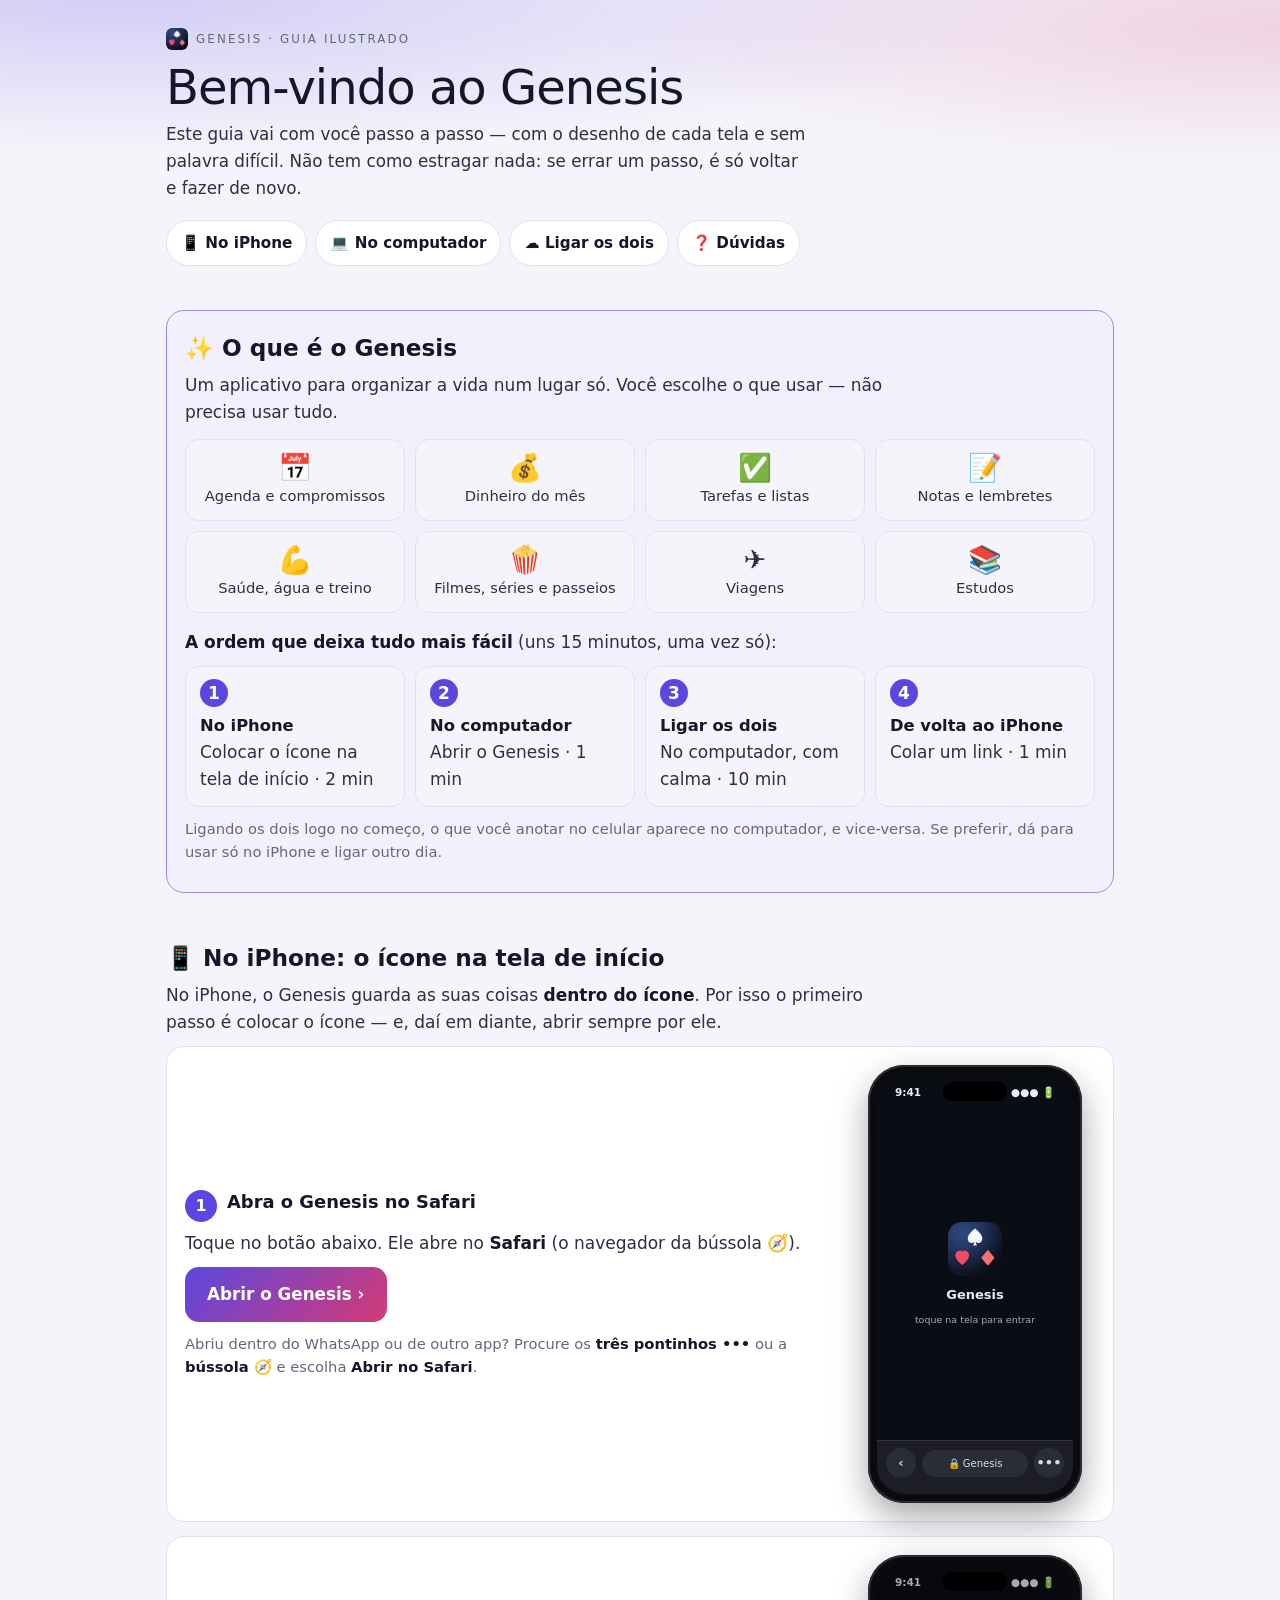
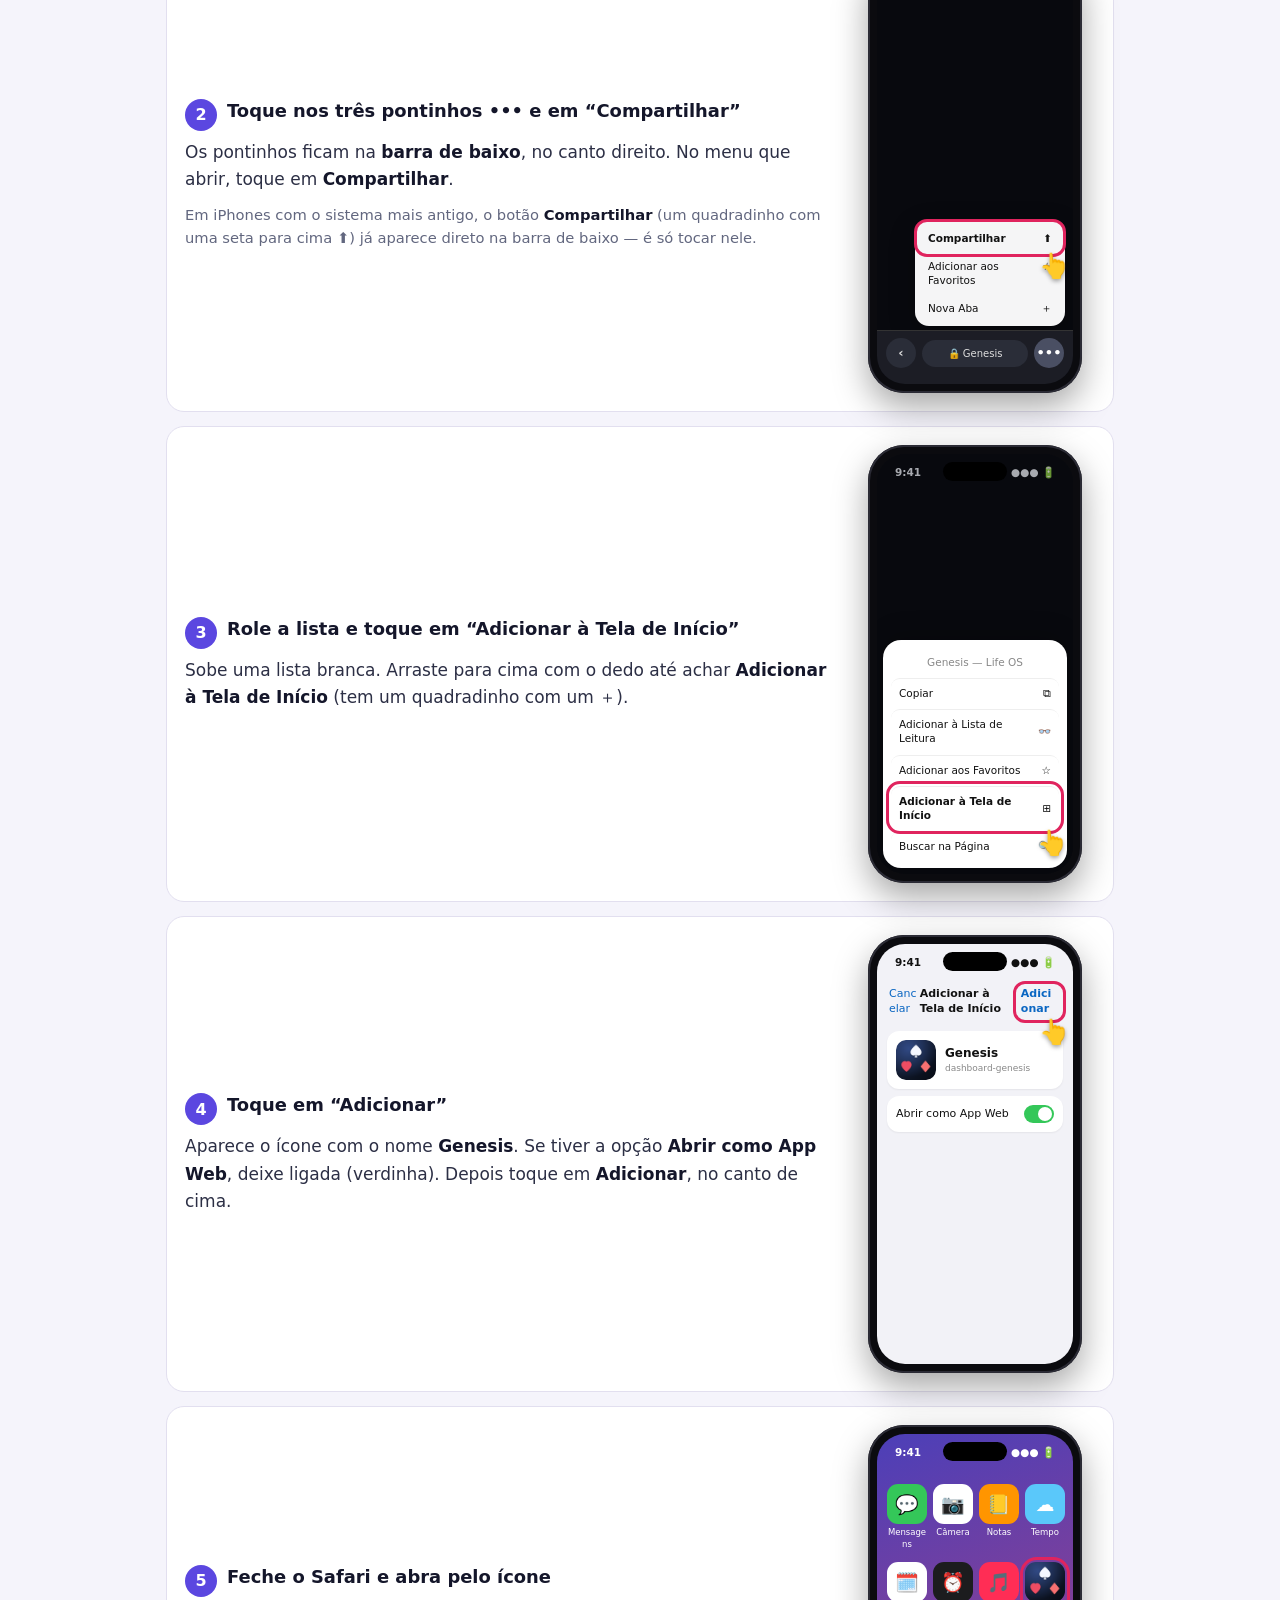
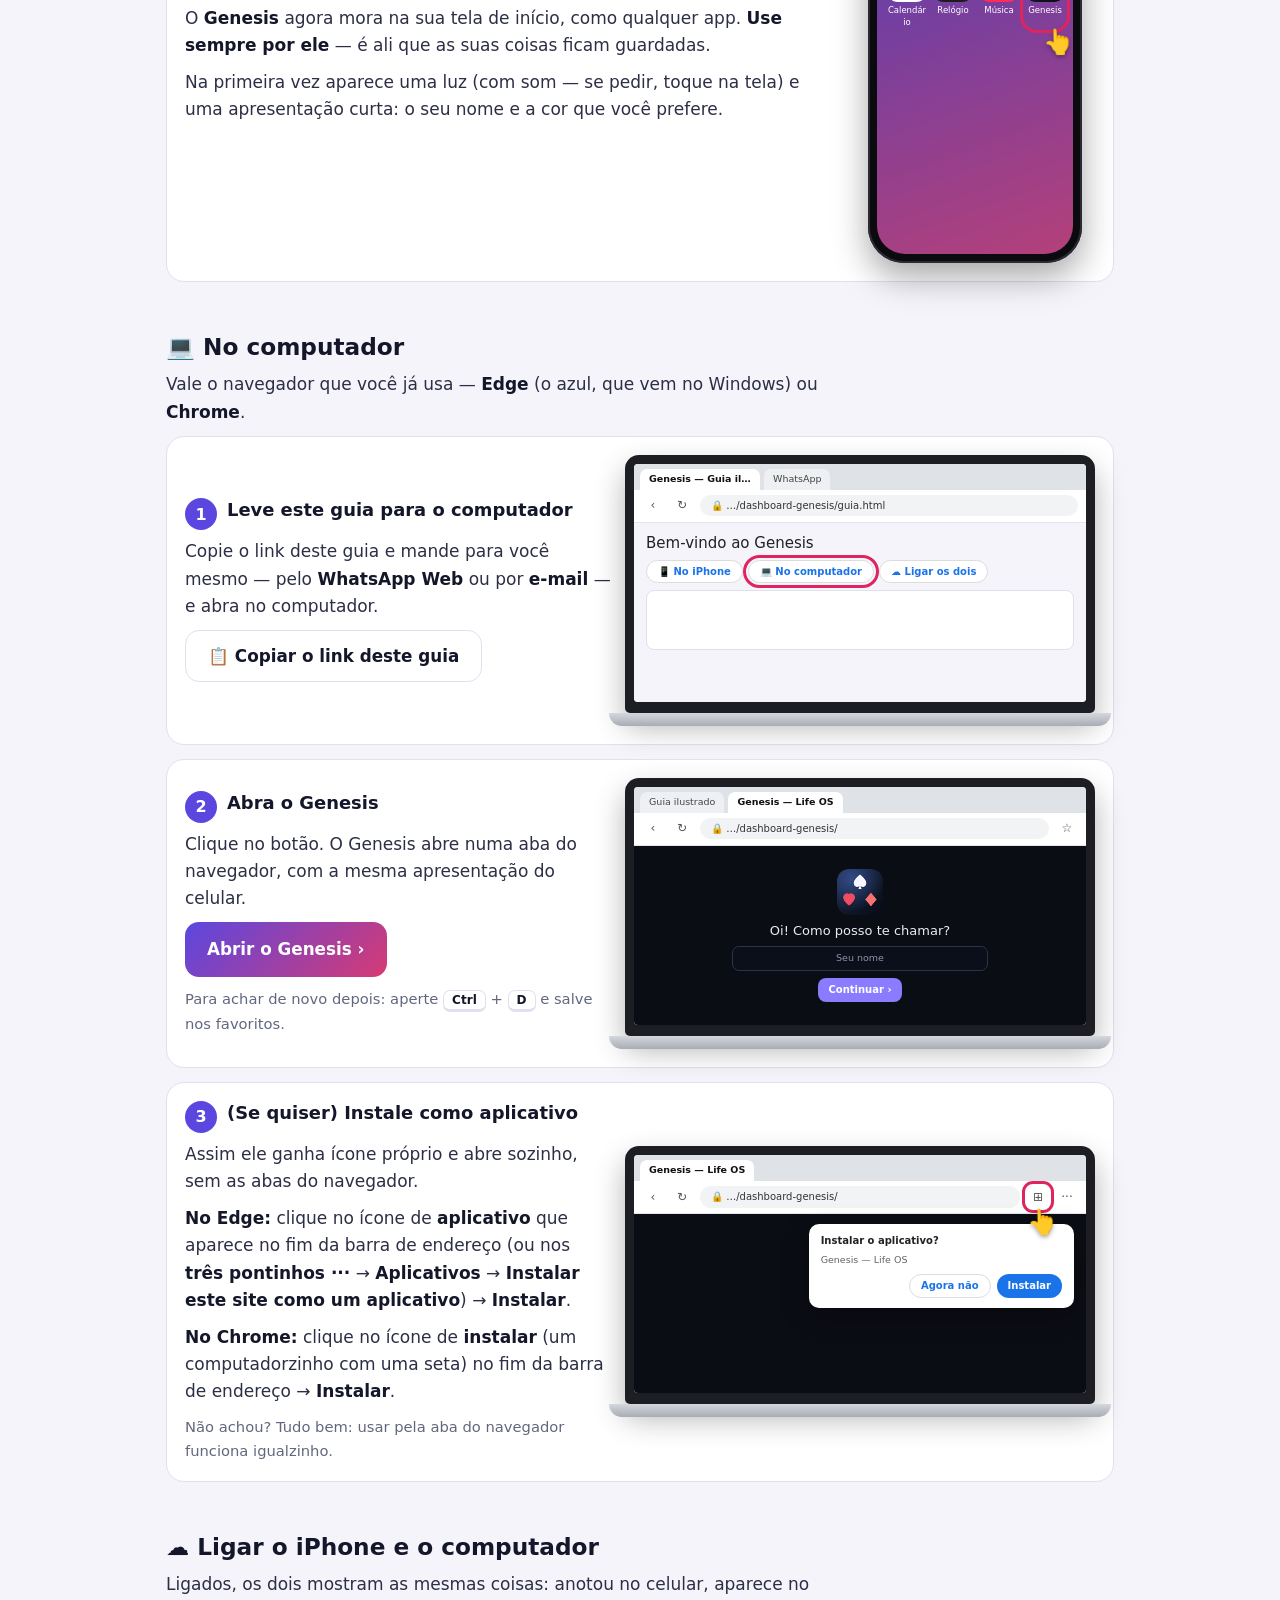
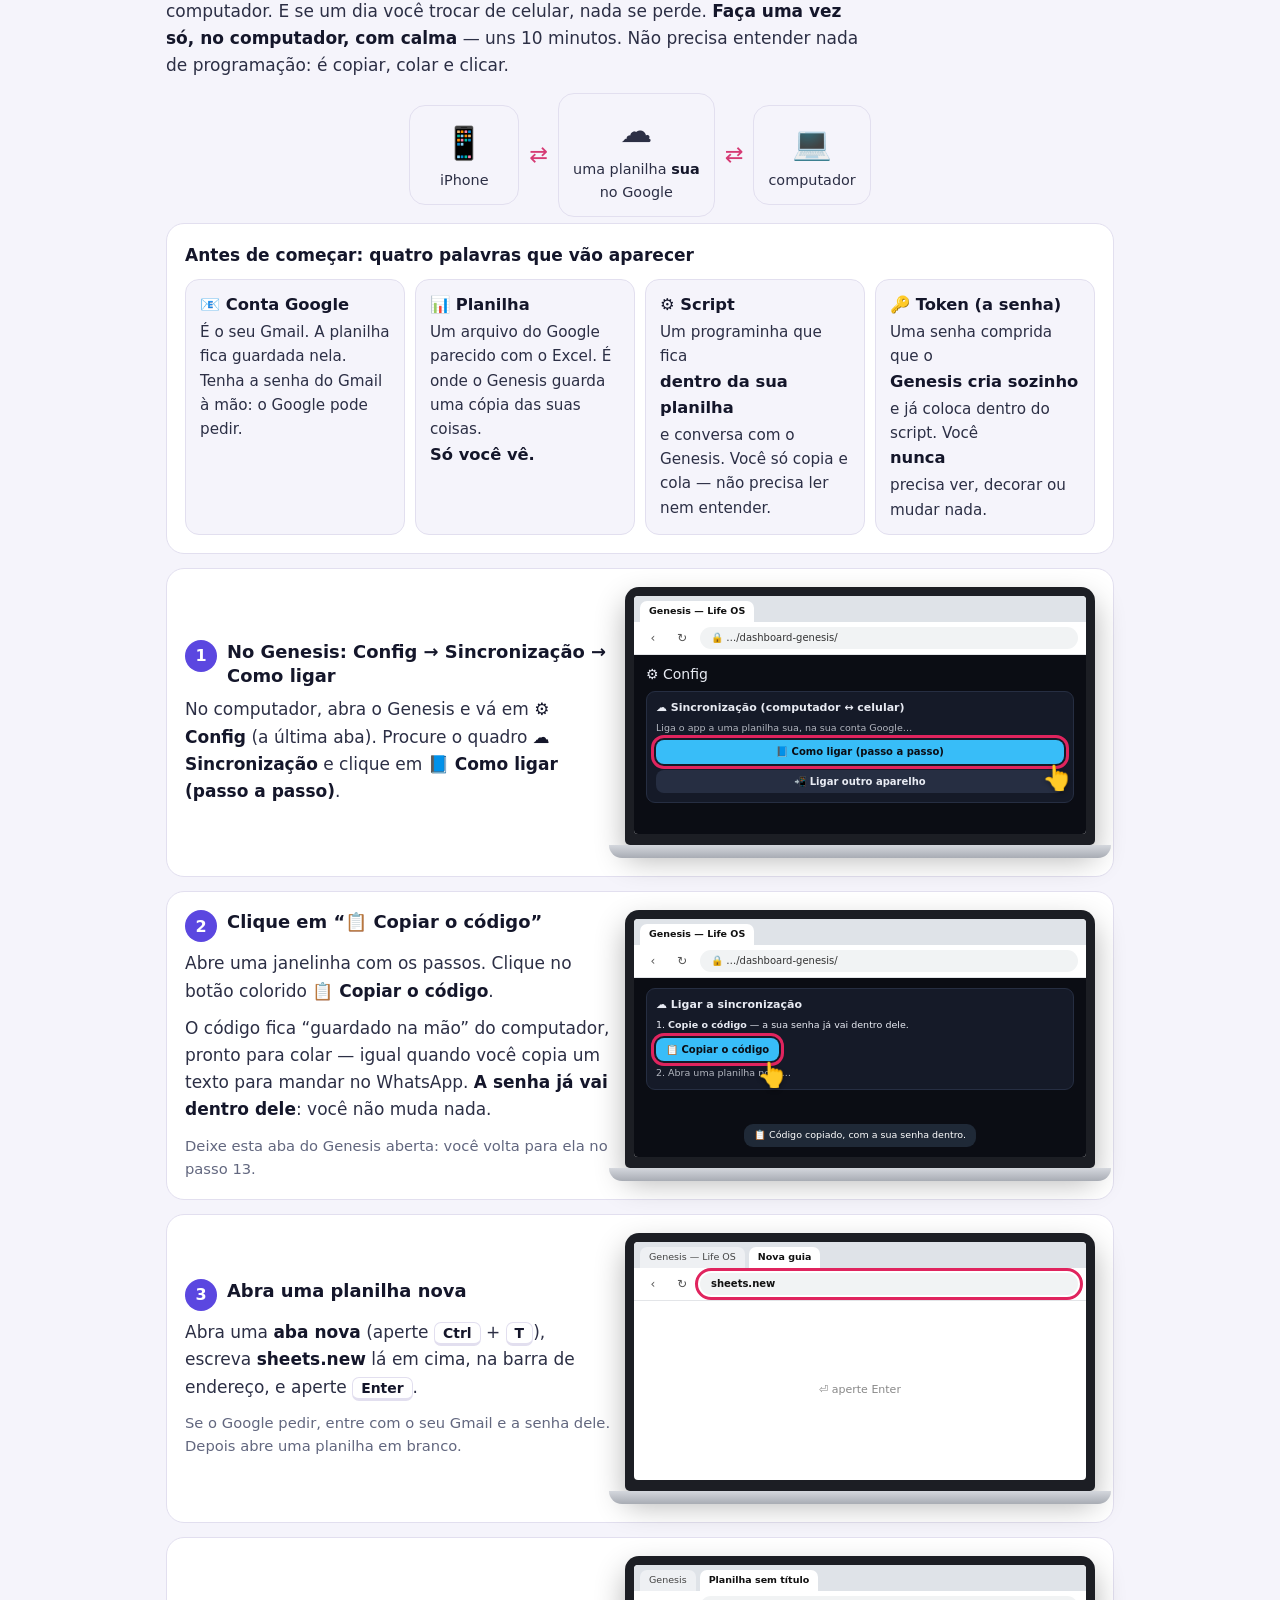
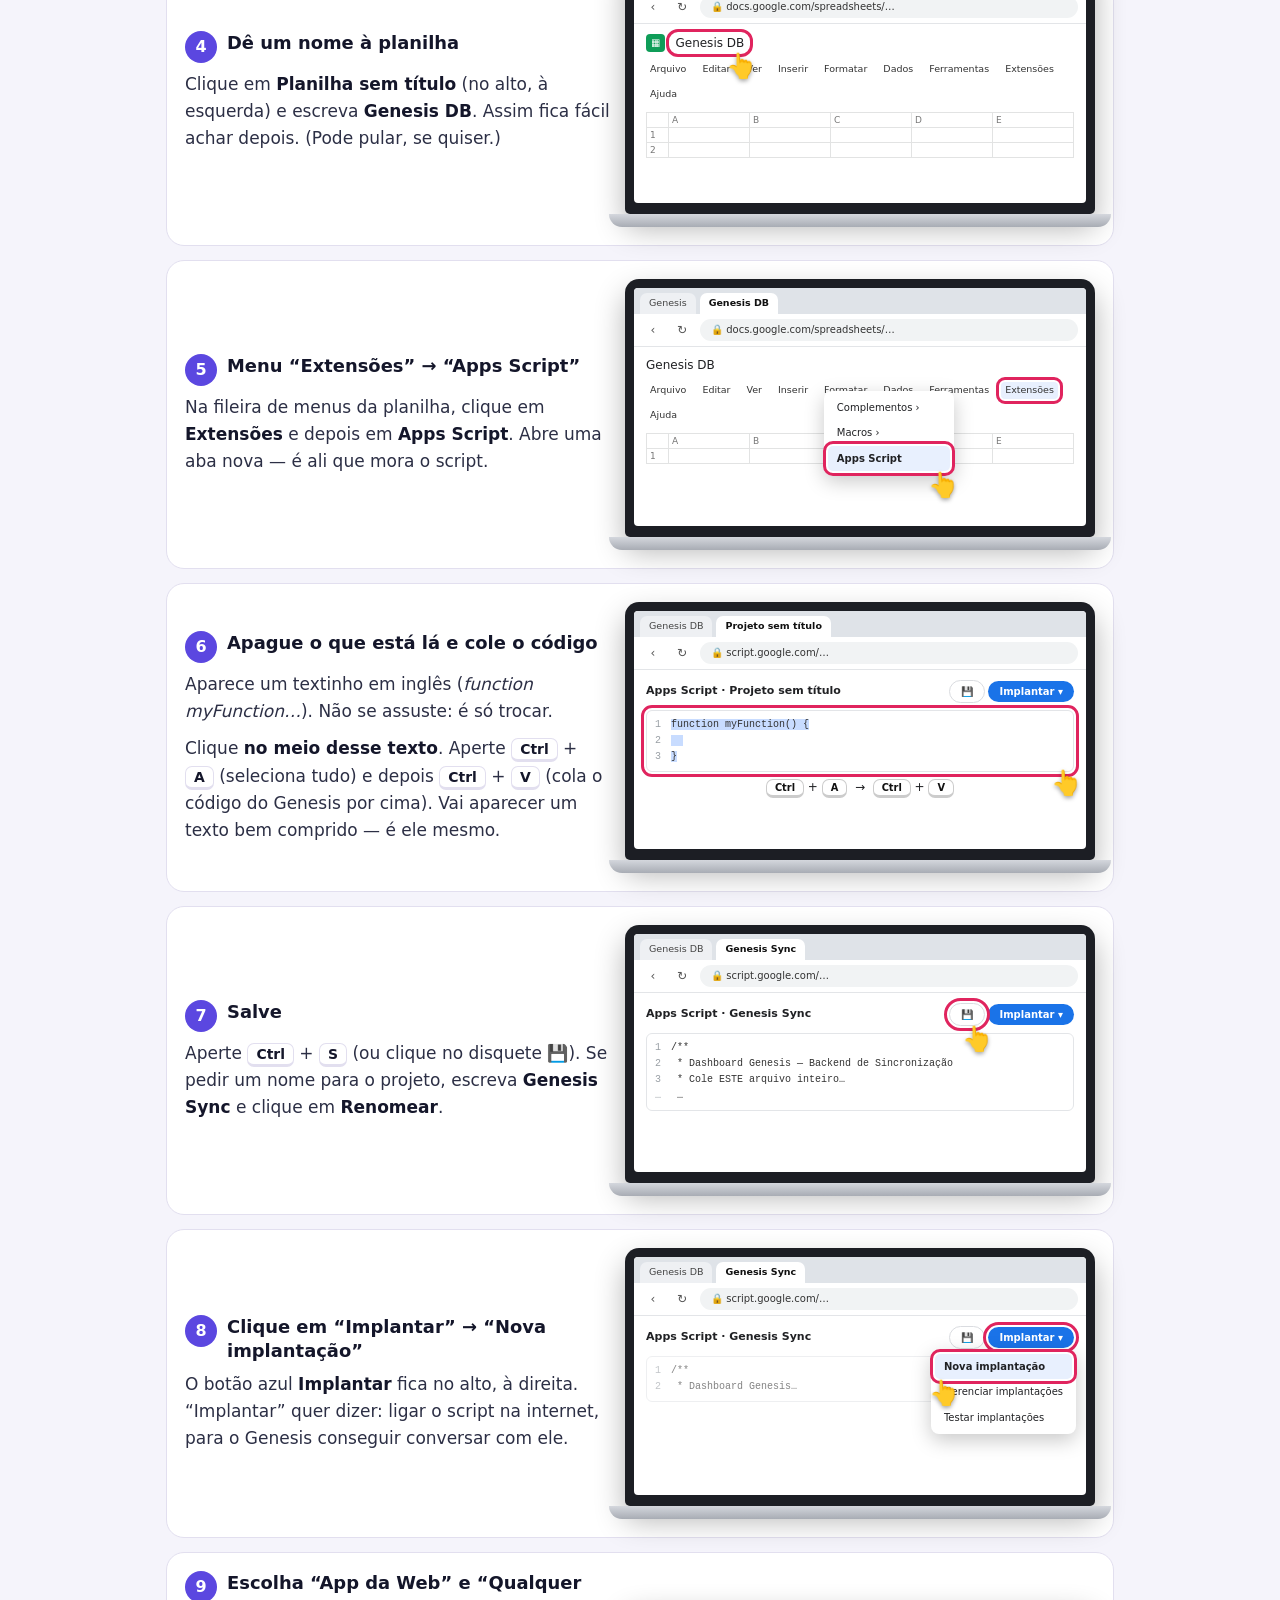
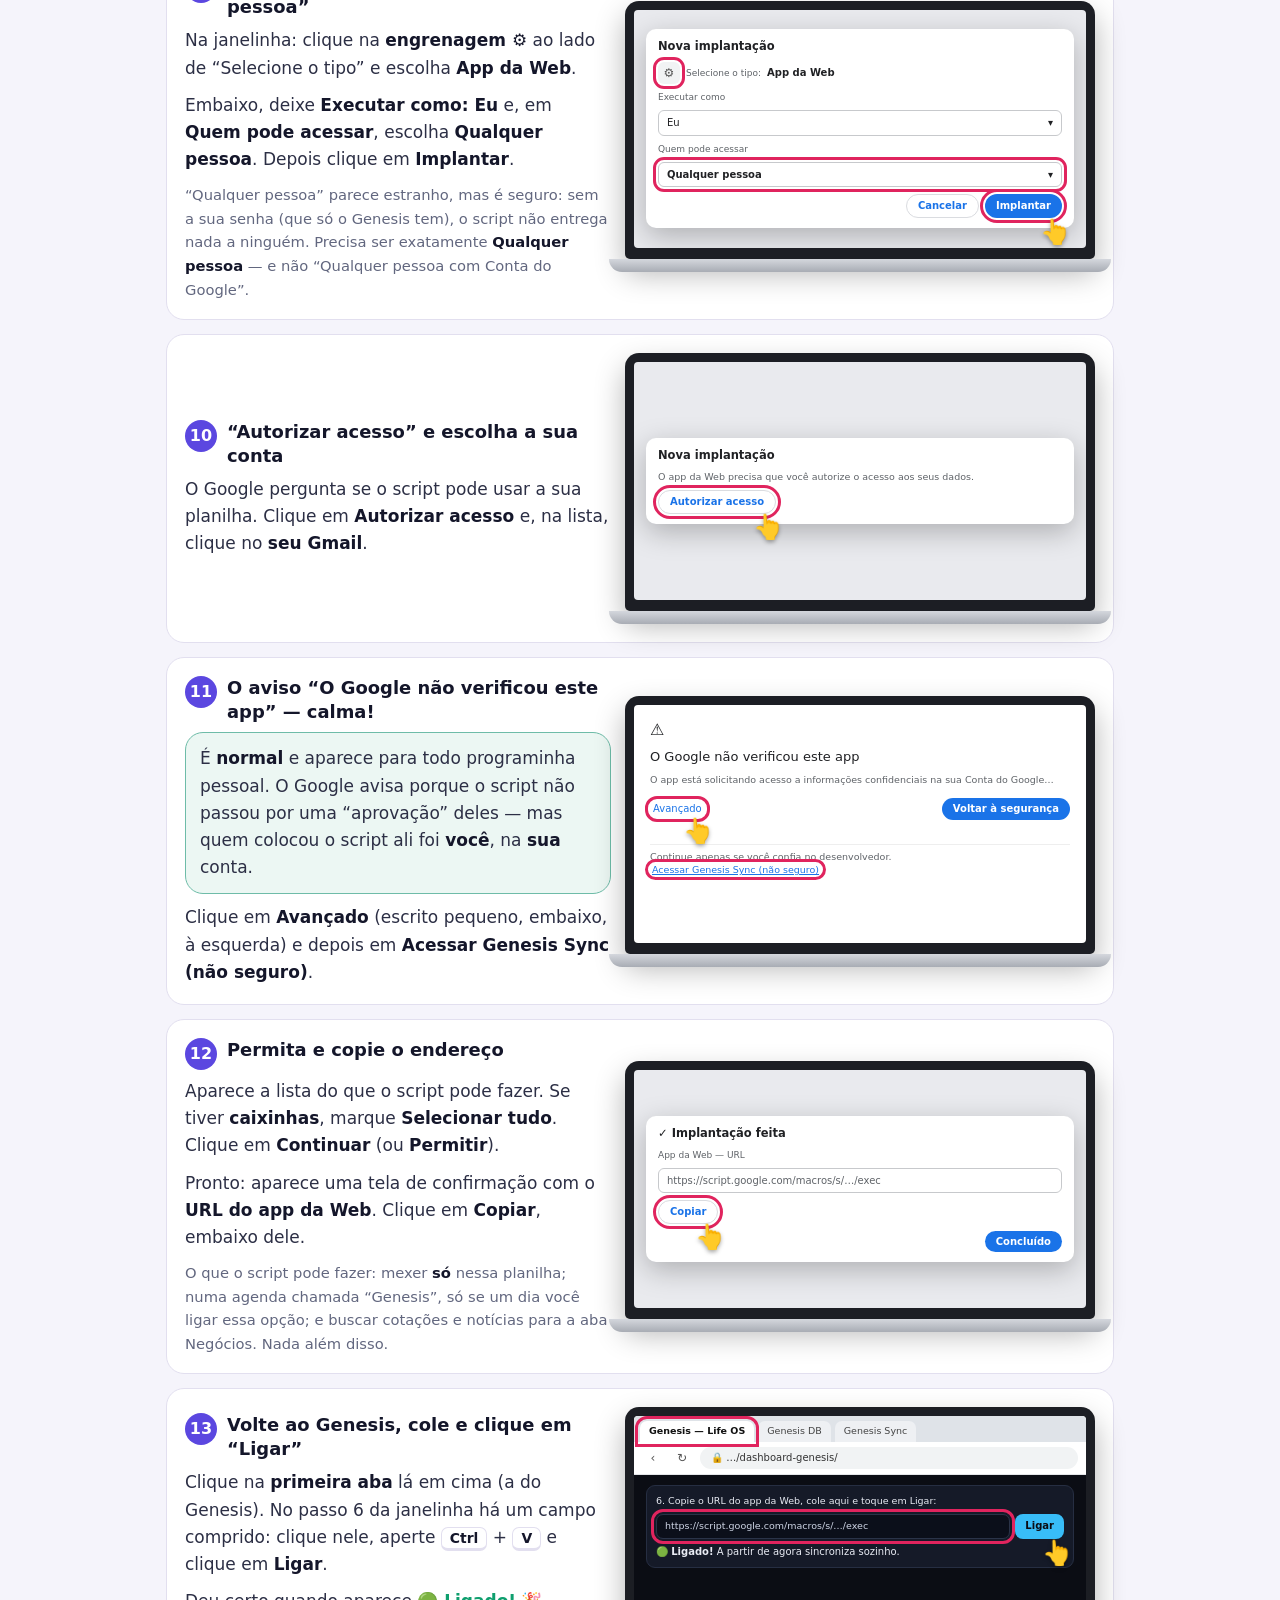
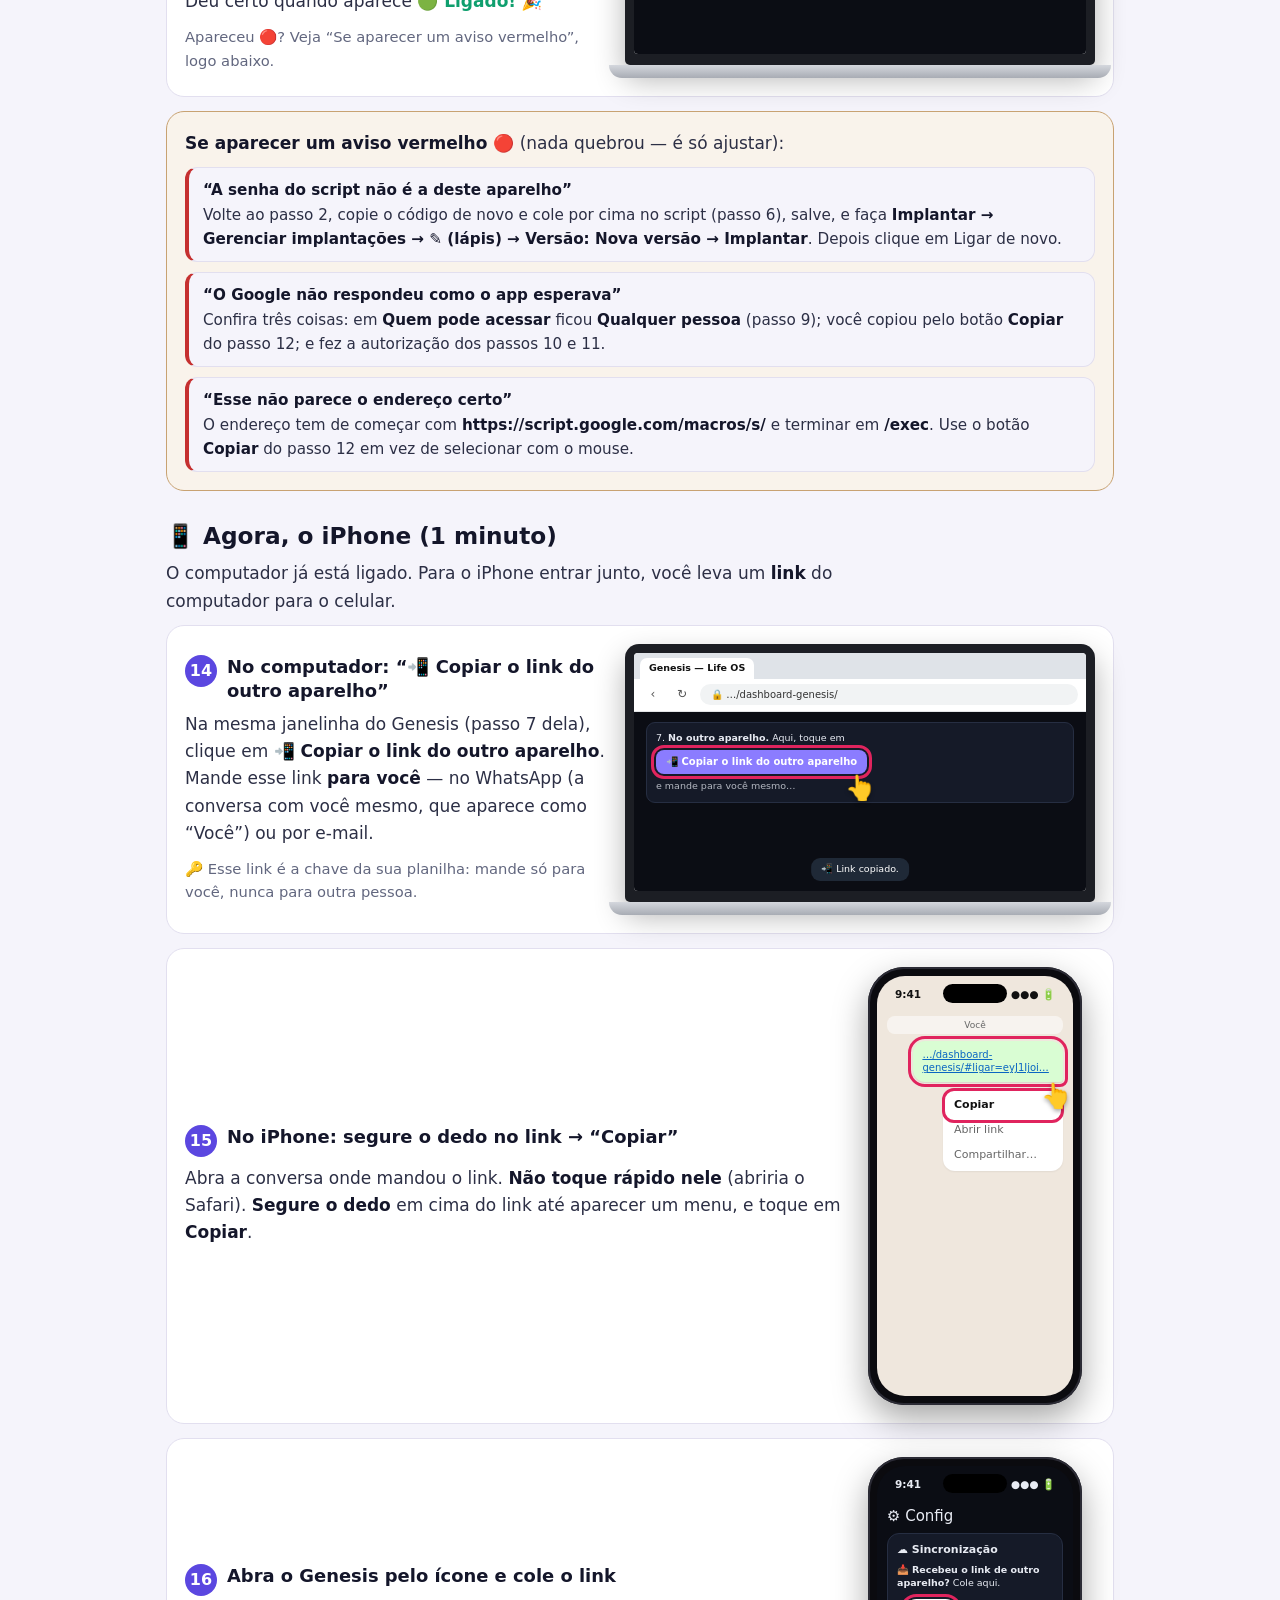
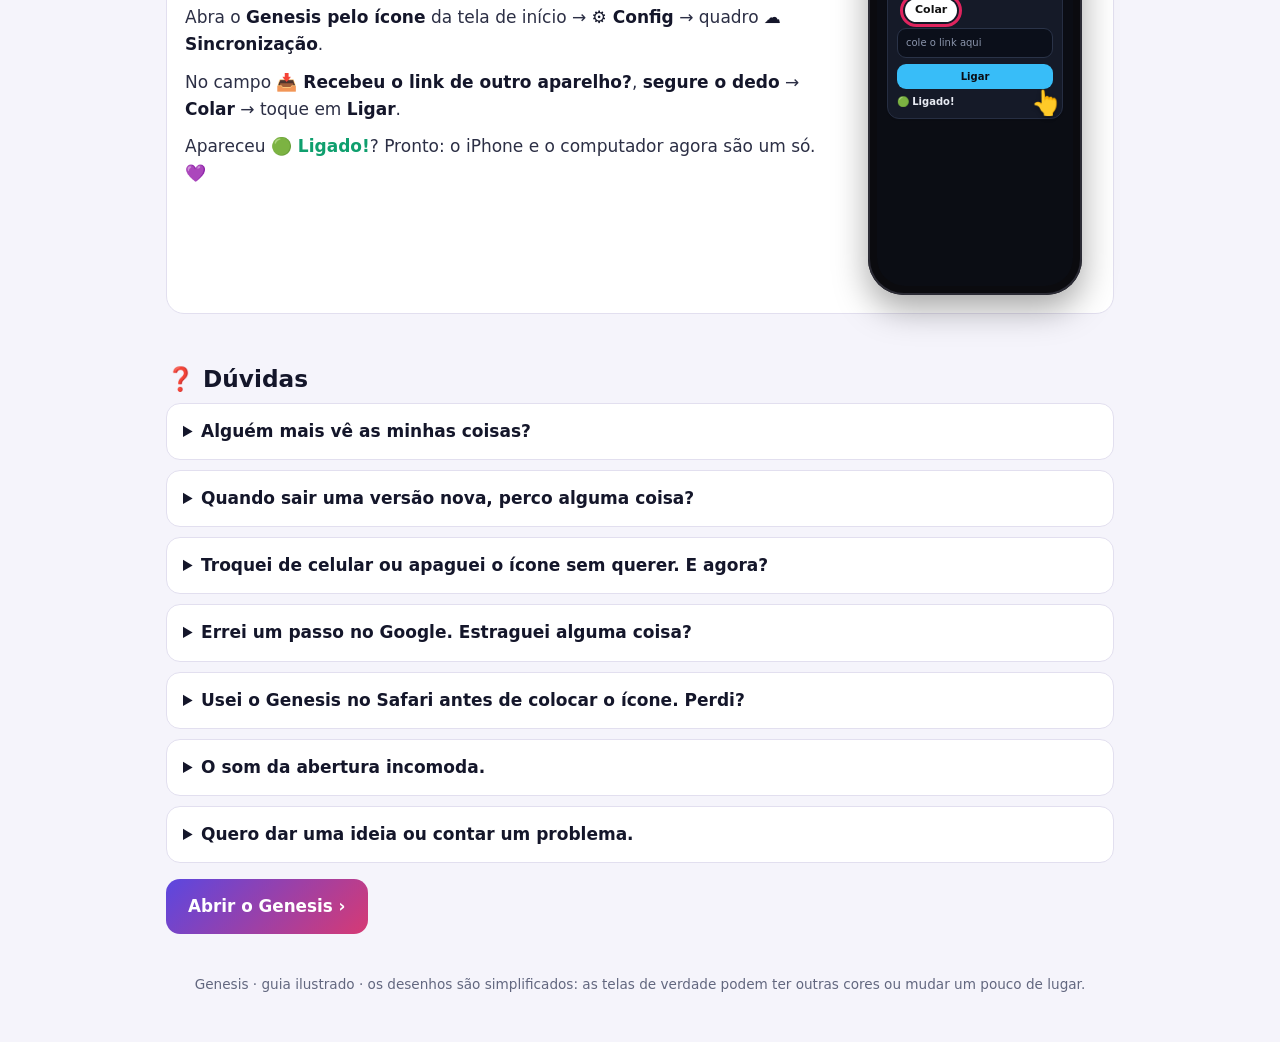
<file: guia.html>
<!DOCTYPE html>
<html lang="pt-BR">
<head>
  <meta charset="UTF-8">
  <meta name="viewport" content="width=device-width, initial-scale=1.0, viewport-fit=cover">
  <meta name="theme-color" content="#0b0d14">
  <meta http-equiv="Content-Security-Policy" content="default-src 'self'; img-src 'self' data:; style-src 'self' 'unsafe-inline'; script-src 'self' 'unsafe-inline'; base-uri 'self'; form-action 'none'; object-src 'none'">
  <title>Genesis — Guia ilustrado</title>
  <link rel="icon" href="favicon.svg" type="image/svg+xml">
  <!-- GUIA ILUSTRADO (20/10/2026) — para quem nunca mexeu com nada disso: cada passo tem o desenho da tela.
       Página PÚBLICA: nenhum nome aqui. O nome de quem recebe vem do link (#para=<chave>, base64 de
       { n, de }) e só é lido no navegador dela. Seções: #iphone #computador #ligar #duvidas. -->
  <style>
    :root {
      --bg: #0b0d14; --card: #121623; --borda: #232a3b; --txt: #cdd5e5; --txt2: #9aa6bd; --forte: #f4f6fb;
      --acento: #8b7cff; --acento2: #ff6fa3; --ok: #34d399; --aviso: #fbbf24; --erro: #f87171; --alvo: #ff4f8b;
    }
    @media (prefers-color-scheme: light) {
      :root { --bg: #f5f4fb; --card: #ffffff; --borda: #e2dfef; --txt: #2c2f45; --txt2: #62677f; --forte: #14162a;
        --acento: #5b47e0; --acento2: #d63a74; --ok: #0f9f6e; --aviso: #b7791f; --erro: #c53030; --alvo: #e0245e; }
    }
    * { box-sizing: border-box; }
    html { scroll-behavior: smooth; }
    body { margin: 0; background: var(--bg); color: var(--txt); font: 17px/1.6 system-ui, -apple-system, "Segoe UI", Roboto, sans-serif;
      overflow-wrap: anywhere; -webkit-text-size-adjust: 100%; }
    main, .topo-in { max-width: 980px; margin: 0 auto; padding: 0 16px; }
    b, strong { color: var(--forte); }
    a { color: var(--acento); }
    p { margin: 0 0 10px; }

    /* ── topo ── */
    .topo { padding: calc(28px + env(safe-area-inset-top, 0px)) 0 18px;
      background: radial-gradient(120% 90% at 10% 0%, color-mix(in srgb, var(--acento) 22%, transparent), transparent 60%),
                  radial-gradient(90% 80% at 100% 10%, color-mix(in srgb, var(--acento2) 18%, transparent), transparent 60%); }
    .rotulo { font-size: .74rem; letter-spacing: .18em; text-transform: uppercase; color: var(--txt2); display: flex; align-items: center; gap: 8px; }
    .rotulo img { width: 22px; height: 22px; border-radius: 6px; }
    h1 { font-size: clamp(2rem, 1.5rem + 2.4vw, 3rem); font-weight: 300; color: var(--forte); margin: 10px 0 6px; letter-spacing: -.02em; line-height: 1.15; }
    .sub { font-size: 1.05rem; color: var(--txt); max-width: 640px; margin: 0 0 18px; }
    .atalhos { display: flex; flex-wrap: wrap; gap: 8px; }
    .atalhos a { display: inline-flex; align-items: center; gap: 6px; padding: 10px 14px; border-radius: 999px; text-decoration: none;
      background: var(--card); border: 1px solid var(--borda); color: var(--forte); font-weight: 600; font-size: .95rem; min-height: 44px; }

    /* ── blocos ── */
    section { padding: 26px 0 6px; scroll-margin-top: 12px; }
    h2 { font-size: 1.45rem; color: var(--forte); margin: 0 0 6px; display: flex; align-items: center; gap: 10px; }
    .intro { color: var(--txt); max-width: 700px; }
    .caixa { background: var(--card); border: 1px solid var(--borda); border-radius: 18px; padding: 18px; margin: 0 0 14px; }
    .destaque { border-color: color-mix(in srgb, var(--acento) 55%, var(--borda)); background: color-mix(in srgb, var(--acento) 8%, var(--card)); }
    .calma { border-color: color-mix(in srgb, var(--ok) 55%, var(--borda)); background: color-mix(in srgb, var(--ok) 8%, var(--card)); }
    .atencao { border-color: color-mix(in srgb, var(--aviso) 60%, var(--borda)); background: color-mix(in srgb, var(--aviso) 9%, var(--card)); }
    .abrir { display: inline-flex; align-items: center; justify-content: center; gap: 8px; padding: 14px 22px; border-radius: 14px; min-height: 52px;
      background: linear-gradient(135deg, var(--acento), var(--acento2)); color: #fff; font-weight: 700; font-size: 1.05rem; text-decoration: none; border: 0; cursor: pointer; font-family: inherit; }
    .abrir.claro { background: var(--card); color: var(--forte); border: 1px solid var(--borda); }
    .dica { font-size: .92rem; color: var(--txt2); }
    kbd { display: inline-block; font: 600 .82em system-ui, sans-serif; padding: 2px 8px; border-radius: 7px; border: 1px solid var(--borda);
      border-bottom-width: 3px; background: var(--card); color: var(--forte); white-space: nowrap; }

    /* o que é */
    .areas { display: grid; grid-template-columns: repeat(2, minmax(0, 1fr)); gap: 10px; margin: 12px 0 16px; }
    @media (min-width: 640px) { .areas { grid-template-columns: repeat(4, minmax(0, 1fr)); } }
    .areas div { background: var(--bg); border: 1px solid var(--borda); border-radius: 14px; padding: 12px; text-align: center; font-size: .92rem; overflow-wrap: normal; }
    .areas span { display: block; font-size: 1.7rem; line-height: 1.2; }
    .trilha { display: grid; grid-template-columns: repeat(auto-fit, minmax(190px, 1fr)); gap: 10px; counter-reset: t; margin: 10px 0 4px; }
    .trilha a { display: block; text-decoration: none; color: var(--txt); background: var(--bg); border: 1px solid var(--borda); border-radius: 14px; padding: 12px 14px; }
    .trilha a b { display: block; font-size: 1.02rem; }
    .trilha a::before { counter-increment: t; content: counter(t); display: inline-grid; place-items: center; width: 28px; height: 28px; border-radius: 50%;
      background: var(--acento); color: #fff; font-weight: 700; margin-bottom: 6px; }

    /* palavras novas */
    .glossario { display: grid; grid-template-columns: repeat(auto-fit, minmax(210px, 1fr)); gap: 10px; }
    .glossario div { background: var(--bg); border: 1px solid var(--borda); border-radius: 14px; padding: 12px 14px; font-size: .95rem; }
    .glossario b { display: block; font-size: 1.02rem; margin-bottom: 2px; }

    /* o desenho da sincronização */
    .ciclo { display: flex; align-items: center; justify-content: center; gap: 10px; flex-wrap: wrap; margin: 14px 0 6px; text-align: center; font-size: .9rem; }
    .ciclo .no { background: var(--bg); border: 1px solid var(--borda); border-radius: 16px; padding: 12px 14px; min-width: 110px; }
    .ciclo .no span { display: block; font-size: 2rem; }
    .ciclo .seta { font-size: 1.4rem; color: var(--acento2); }

    /* ── os passos ── */
    .passo { display: grid; grid-template-columns: minmax(0, 1fr); gap: 14px; background: var(--card); border: 1px solid var(--borda); border-radius: 18px; padding: 18px; margin: 0 0 14px; }
    @media (min-width: 780px) { .passo { grid-template-columns: minmax(0, 1fr) minmax(0, 470px); align-items: center; } .passo.cel-lado { grid-template-columns: minmax(0, 1fr) 240px; } }
    .passo h3 { margin: 0 0 8px; font-size: 1.12rem; color: var(--forte); display: flex; align-items: flex-start; gap: 10px; line-height: 1.35; }
    .num { flex: none; display: inline-grid; place-items: center; width: 32px; height: 32px; border-radius: 50%; background: var(--acento); color: #fff; font-size: 1rem; font-weight: 700; }
    .passo .texto > p:last-child { margin-bottom: 0; }
    .fig { display: flex; justify-content: center; min-width: 0; }
    .fig-leg { font-size: .75rem; color: var(--txt2); text-align: center; margin-top: 6px; }

    /* ── DESENHOS (as cores dos desenhos são fixas: são "fotos" de outras telas) ── */
    /* o negrito da página segue o tema (branco no escuro); dentro do desenho, segue o desenho */
    .cel b, .cel strong, .note b, .note strong { color: inherit; }
    .alvo { position: relative; outline: 3px solid var(--alvo); outline-offset: 2px; border-radius: 7px; animation: pulsa 1.8s ease-in-out infinite; }
    @keyframes pulsa { 0%, 100% { box-shadow: 0 0 0 0 color-mix(in srgb, var(--alvo) 60%, transparent); } 60% { box-shadow: 0 0 0 9px transparent; } }
    .dedo::after { content: "👆"; position: absolute; right: -8px; bottom: -26px; font-size: 24px; line-height: 1; filter: drop-shadow(0 2px 2px rgba(0,0,0,.35)); z-index: 5; pointer-events: none; }
    .dedo.esq::after { right: auto; left: -6px; }
    .dedo.cima::after { bottom: auto; top: -28px; transform: rotate(180deg); }
    @media (prefers-reduced-motion: reduce) { .alvo { animation: none; } html { scroll-behavior: auto; } }

    /* iPhone */
    .cel { position: relative; width: 214px; height: 438px; border-radius: 36px; background: #0b0b0f; padding: 9px; flex: none;
      box-shadow: 0 14px 34px rgba(0,0,0,.35), inset 0 0 0 2px #2b2b35; }
    .cel .tela { position: relative; width: 100%; height: 100%; border-radius: 28px; overflow: hidden; background: #f2f2f7; color: #111;
      font: 11px/1.35 -apple-system, system-ui, sans-serif; display: flex; flex-direction: column; }
    .cel .ilha { position: absolute; top: 8px; left: 50%; transform: translateX(-50%); width: 64px; height: 19px; border-radius: 11px; background: #000; z-index: 4; }
    .cel .status { height: 34px; flex: none; display: flex; justify-content: space-between; align-items: center; padding: 2px 18px 0; font-weight: 700; font-size: 10.5px; }
    .cel .cont { flex: 1; min-height: 0; padding: 6px 10px; display: flex; flex-direction: column; gap: 7px; overflow: hidden; }
    .cel .safari { flex: none; padding: 7px 9px 16px; display: flex; gap: 6px; align-items: center; background: rgba(255,255,255,.75); border-top: 1px solid #dcdce3; }
    .cel .pil { flex: 1; min-width: 0; background: #e4e4eb; border-radius: 15px; padding: 7px 10px; font-size: 10px; color: #333; text-align: center; white-space: nowrap; overflow: hidden; text-overflow: ellipsis; }
    .cel .red { flex: none; width: 30px; height: 30px; border-radius: 50%; background: #e4e4eb; display: grid; place-items: center; font-size: 13px; font-weight: 800; color: #333; }
    .cel .escuro { position: absolute; inset: 0; background: rgba(0,0,0,.28); z-index: 2; }
    .cel .folha { position: absolute; left: 6px; right: 6px; bottom: 6px; z-index: 3; background: #fff; color: #111; border-radius: 18px; padding: 8px; display: flex; flex-direction: column; gap: 2px; box-shadow: 0 -6px 24px rgba(0,0,0,.2); }
    .cel .folha .lin { display: flex; justify-content: space-between; align-items: center; padding: 7px 8px; border-radius: 9px; font-size: 10.5px; }
    .cel .folha .lin + .lin { border-top: 1px solid #eee; }
    .cel .menu { position: absolute; right: 8px; bottom: 58px; z-index: 3; width: 150px; background: rgba(255,255,255,.96); color: #111; border-radius: 14px; padding: 4px; box-shadow: 0 8px 26px rgba(0,0,0,.25); }
    .cel .menu .lin { display: flex; justify-content: space-between; padding: 7px 9px; font-size: 10.5px; border-radius: 8px; }
    .cel .card { background: #fff; border-radius: 12px; padding: 9px; box-shadow: 0 1px 2px rgba(0,0,0,.06); }
    .cel .campo { background: #f0f0f5; border: 1px solid #d9d9e2; border-radius: 9px; padding: 7px 8px; color: #888; font-size: 10px; }
    .cel .bt { display: inline-block; background: #5b47e0; color: #fff; border-radius: 9px; padding: 6px 10px; font-weight: 700; font-size: 10px; text-align: center; }
    .cel .bal { align-self: flex-start; max-width: 85%; background: #fff; border-radius: 12px 12px 12px 3px; padding: 7px 9px; font-size: 10px; box-shadow: 0 1px 1px rgba(0,0,0,.08); }
    .cel .bal.eu { align-self: flex-end; background: #d9fdd3; border-radius: 12px 12px 3px 12px; }
    .cel .bal u { color: #0a66c2; }
    .cel .icones { display: grid; grid-template-columns: repeat(4, 1fr); gap: 12px 6px; padding: 16px 10px; text-align: center; font-size: 8.5px; color: #fff; }
    .cel .icones i { display: block; width: 40px; height: 40px; margin: 0 auto 3px; border-radius: 11px; font-style: normal; font-size: 19px; line-height: 40px; }
    .cel .icones img { display: block; width: 40px; height: 40px; margin: 0 auto 3px; border-radius: 11px; }
    .cel .fundo-ini { background: linear-gradient(160deg, #4c3fb8, #b4407a); color: #fff; }
    .cel .escura { background: #0b0d14; color: #e8ebf3; }

    /* notebook */
    .note { width: 100%; max-width: 470px; }
    .note .tampa { background: #1c1e24; border-radius: 14px 14px 5px 5px; padding: 9px 9px 11px; box-shadow: 0 14px 30px rgba(0,0,0,.3); }
    .note .tela { background: #fff; color: #202124; border-radius: 4px; overflow: hidden; font: 11px/1.35 "Segoe UI", system-ui, sans-serif; min-height: 238px; display: flex; flex-direction: column; position: relative; }
    .note .base { height: 13px; margin: 0 -16px; background: linear-gradient(#d4d7dd, #a8acb4); border-radius: 0 0 16px 16px; }
    .note .abas { display: flex; gap: 4px; background: #dfe3e8; padding: 5px 6px 0; }
    .note .abas span { background: #eef0f3; border-radius: 7px 7px 0 0; padding: 4px 9px; font-size: 9.5px; color: #444; max-width: 120px; white-space: nowrap; overflow: hidden; text-overflow: ellipsis; }
    .note .abas span.on { background: #fff; color: #111; font-weight: 600; }
    .note .nav { display: flex; align-items: center; gap: 7px; padding: 5px 8px; background: #fff; border-bottom: 1px solid #e3e5e8; }
    .note .end { flex: 1; min-width: 0; background: #f1f3f4; border-radius: 14px; padding: 4px 11px; color: #333; font-size: 10px; white-space: nowrap; overflow: hidden; text-overflow: ellipsis; }
    .note .ico { flex: none; width: 22px; height: 22px; border-radius: 6px; display: grid; place-items: center; font-size: 12px; color: #555; }
    .note .pag { flex: 1; padding: 10px 12px; display: flex; flex-direction: column; gap: 7px; position: relative; }
    .note .gs-menu { display: flex; gap: 8px; font-size: 9.5px; color: #333; padding: 2px 0; flex-wrap: wrap; }
    .note .gs-menu span { padding: 2px 4px; border-radius: 4px; }
    .note .drop { position: absolute; z-index: 3; background: #fff; border-radius: 8px; box-shadow: 0 6px 20px rgba(0,0,0,.22); padding: 4px; min-width: 130px; font-size: 10px; }
    .note .drop div { padding: 6px 9px; border-radius: 5px; }
    .note .grade-gs { display: grid; grid-template-columns: 22px repeat(5, 1fr); border-top: 1px solid #e2e3e3; border-left: 1px solid #e2e3e3; font-size: 9px; color: #777; }
    .note .grade-gs span { border-right: 1px solid #e2e3e3; border-bottom: 1px solid #e2e3e3; height: 15px; padding: 1px 3px; }
    .note .cod { background: #fff; font: 10px/1.6 Consolas, ui-monospace, monospace; color: #333; border: 1px solid #e3e5e8; border-radius: 6px; padding: 6px 8px; }
    .note .cod .nl { color: #9aa0a6; display: inline-block; width: 16px; }
    .note .azul { display: inline-flex; align-items: center; gap: 4px; background: #1a73e8; color: #fff; border-radius: 14px; padding: 4px 11px; font-weight: 600; font-size: 10px; }
    .note .cinza { display: inline-flex; background: #fff; color: #1a73e8; border: 1px solid #dadce0; border-radius: 14px; padding: 4px 11px; font-weight: 600; font-size: 10px; }
    .note .janela { background: #fff; border-radius: 10px; box-shadow: 0 8px 28px rgba(0,0,0,.25); padding: 10px 12px; display: flex; flex-direction: column; gap: 7px; font-size: 10px; }
    .note .jfundo { background: #e9eaee; flex: 1; padding: 12px; display: flex; flex-direction: column; justify-content: center; }
    .note .rotulo-c { font-size: 9px; color: #5f6368; }
    .note .sel { border: 1px solid #c7c9cc; border-radius: 6px; padding: 5px 8px; display: flex; justify-content: space-between; }
    .note .gen { background: #0b0d14; color: #e8ebf3; }
    .note .gen .card { background: #151a28; border: 1px solid #262e42; border-radius: 9px; padding: 9px; display: flex; flex-direction: column; gap: 6px; }
    .note .gen .bt { display: inline-block; background: #38bdf8; color: #0b0d14; border-radius: 8px; padding: 5px 10px; font-weight: 700; font-size: 10px; text-align: center; }
    .note .gen .bt.roxo { background: #8b7cff; color: #fff; }
    .note .gen .campo { background: #0b0f1a; border: 1px solid #2a3348; border-radius: 7px; padding: 5px 8px; color: #8a94ab; font-size: 9.5px; }
    .note .aviso-g { padding: 14px 16px; display: flex; flex-direction: column; gap: 8px; }
    .note .aviso-g h4 { margin: 0; font-size: 13px; font-weight: 500; color: #202124; }
    .note .peq { font-size: 9.5px; color: #5f6368; }
    .note .toast { position: absolute; left: 50%; bottom: 10px; transform: translateX(-50%); background: #1f2937; color: #fff; border-radius: 9px; padding: 5px 10px; font-size: 9.5px; white-space: nowrap; }
    .ok-verde { color: #0f9f6e; font-weight: 700; }

    /* erros e dúvidas */
    .erros { display: grid; gap: 10px; }
    .erros div { background: var(--bg); border: 1px solid var(--borda); border-left: 4px solid var(--erro); border-radius: 12px; padding: 10px 14px; font-size: .95rem; }
    details { background: var(--card); border: 1px solid var(--borda); border-radius: 14px; padding: 0 16px; margin: 0 0 10px; }
    summary { cursor: pointer; padding: 14px 0; font-weight: 700; color: var(--forte); min-height: 44px; }
    details[open] { padding-bottom: 12px; }
    .rodape { text-align: center; font-size: .85rem; color: var(--txt2); padding: 24px 16px calc(36px + env(safe-area-inset-bottom, 0px)); }
    .copiado { font-size: .9rem; color: var(--ok); margin-left: 8px; }
  </style>
</head>
<body>

<header class="topo">
  <div class="topo-in">
    <div class="rotulo"><img src="icon-180.png" alt="">Genesis · guia ilustrado</div>
    <h1 id="ola">Bem-vindo ao Genesis</h1>
    <p class="sub" id="ola-sub">Este guia vai com você passo a passo — com o desenho de cada tela e sem palavra difícil.
      Não tem como estragar nada: se errar um passo, é só voltar e fazer de novo.</p>
    <nav class="atalhos" aria-label="Partes do guia">
      <a href="#iphone">📱 No iPhone</a>
      <a href="#computador">💻 No computador</a>
      <a href="#ligar">☁️ Ligar os dois</a>
      <a href="#duvidas">❓ Dúvidas</a>
    </nav>
  </div>
</header>

<main>

  <!-- ═══════════════════════════════ O QUE É ═══════════════════════════════ -->
  <section id="oque">
    <div class="caixa destaque">
      <h2>✨ O que é o Genesis</h2>
      <p class="intro">Um aplicativo para organizar a vida num lugar só. Você escolhe o que usar — não precisa usar tudo.</p>
      <div class="areas">
        <div><span>📅</span>Agenda e compromissos</div>
        <div><span>💰</span>Dinheiro do mês</div>
        <div><span>✅</span>Tarefas e listas</div>
        <div><span>📝</span>Notas e lembretes</div>
        <div><span>💪</span>Saúde, água e treino</div>
        <div><span>🍿</span>Filmes, séries e passeios</div>
        <div><span>✈️</span>Viagens</div>
        <div><span>📚</span>Estudos</div>
      </div>
      <p><b>A ordem que deixa tudo mais fácil</b> (uns 15 minutos, uma vez só):</p>
      <div class="trilha">
        <a href="#iphone"><b>No iPhone</b>Colocar o ícone na tela de início · 2 min</a>
        <a href="#computador"><b>No computador</b>Abrir o Genesis · 1 min</a>
        <a href="#ligar"><b>Ligar os dois</b>No computador, com calma · 10 min</a>
        <a href="#ligar-iphone"><b>De volta ao iPhone</b>Colar um link · 1 min</a>
      </div>
      <p class="dica" style="margin-top:10px">Ligando os dois logo no começo, o que você anotar no celular aparece no computador, e vice-versa.
        Se preferir, dá para usar só no iPhone e ligar outro dia.</p>
    </div>
  </section>

  <!-- ═══════════════════════════════ IPHONE ═══════════════════════════════ -->
  <section id="iphone">
    <h2>📱 No iPhone: o ícone na tela de início</h2>
    <p class="intro">No iPhone, o Genesis guarda as suas coisas <b>dentro do ícone</b>. Por isso o primeiro passo é colocar o ícone —
      e, daí em diante, abrir sempre por ele.</p>

    <div class="passo cel-lado">
      <div class="texto">
        <h3><span class="num">1</span>Abra o Genesis no Safari</h3>
        <p>Toque no botão abaixo. Ele abre no <b>Safari</b> (o navegador da bússola 🧭).</p>
        <p><a class="abrir" data-app href="./">Abrir o Genesis ›</a></p>
        <p class="dica">Abriu dentro do WhatsApp ou de outro app? Procure os <b>três pontinhos •••</b> ou a <b>bússola 🧭</b> e escolha
          <b>Abrir no Safari</b>.</p>
      </div>
      <div class="fig"><div class="cel"><div class="tela escura"><div class="ilha"></div>
        <div class="status"><span>9:41</span><span>●●● 🔋</span></div>
        <div class="cont" style="align-items:center;justify-content:center;text-align:center;gap:10px">
          <img src="icon-180.png" alt="" style="width:54px;height:54px;border-radius:14px">
          <div style="font-size:13px;font-weight:600">Genesis</div>
          <div style="font-size:9.5px;opacity:.7">toque na tela para entrar</div>
        </div>
        <div class="safari" style="background:rgba(30,32,40,.9);border-color:#333"><span class="red" style="background:#2a2d38;color:#ddd">‹</span>
          <span class="pil" style="background:#2a2d38;color:#ddd">🔒 Genesis</span><span class="red" style="background:#2a2d38;color:#ddd">•••</span></div>
      </div></div></div>
    </div>

    <div class="passo cel-lado">
      <div class="texto">
        <h3><span class="num">2</span>Toque nos três pontinhos ••• e em “Compartilhar”</h3>
        <p>Os pontinhos ficam na <b>barra de baixo</b>, no canto direito. No menu que abrir, toque em <b>Compartilhar</b>.</p>
        <p class="dica">Em iPhones com o sistema mais antigo, o botão <b>Compartilhar</b> (um quadradinho com uma seta para cima ⬆︎)
          já aparece direto na barra de baixo — é só tocar nele.</p>
      </div>
      <div class="fig"><div class="cel"><div class="tela escura"><div class="ilha"></div>
        <div class="status"><span>9:41</span><span>●●● 🔋</span></div>
        <div class="cont"></div>
        <div class="escuro"></div>
        <div class="menu">
          <div class="lin alvo dedo"><span><b>Compartilhar</b></span><span>⬆︎</span></div>
          <div class="lin"><span>Adicionar aos Favoritos</span><span>☆</span></div>
          <div class="lin"><span>Nova Aba</span><span>＋</span></div>
        </div>
        <div class="safari" style="background:rgba(30,32,40,.9);border-color:#333;position:relative;z-index:3"><span class="red" style="background:#2a2d38;color:#ddd">‹</span>
          <span class="pil" style="background:#2a2d38;color:#ddd">🔒 Genesis</span><span class="red" style="background:#4a4f63;color:#fff">•••</span></div>
      </div></div></div>
    </div>

    <div class="passo cel-lado">
      <div class="texto">
        <h3><span class="num">3</span>Role a lista e toque em “Adicionar à Tela de Início”</h3>
        <p>Sobe uma lista branca. Arraste para cima com o dedo até achar <b>Adicionar à Tela de Início</b> (tem um quadradinho com um ＋).</p>
      </div>
      <div class="fig"><div class="cel"><div class="tela escura"><div class="ilha"></div>
        <div class="status"><span>9:41</span><span>●●● 🔋</span></div>
        <div class="escuro"></div>
        <div class="folha">
          <div class="lin" style="justify-content:center;color:#888">Genesis — Life OS</div>
          <div class="lin"><span>Copiar</span><span>⧉</span></div>
          <div class="lin"><span>Adicionar à Lista de Leitura</span><span>👓</span></div>
          <div class="lin"><span>Adicionar aos Favoritos</span><span>☆</span></div>
          <div class="lin alvo dedo"><span><b>Adicionar à Tela de Início</b></span><span>⊞</span></div>
          <div class="lin"><span>Buscar na Página</span><span>🔍</span></div>
        </div>
      </div></div></div>
    </div>

    <div class="passo cel-lado">
      <div class="texto">
        <h3><span class="num">4</span>Toque em “Adicionar”</h3>
        <p>Aparece o ícone com o nome <b>Genesis</b>. Se tiver a opção <b>Abrir como App Web</b>, deixe ligada (verdinha).
          Depois toque em <b>Adicionar</b>, no canto de cima.</p>
      </div>
      <div class="fig"><div class="cel"><div class="tela"><div class="ilha"></div>
        <div class="status"><span>9:41</span><span>●●● 🔋</span></div>
        <div class="cont">
          <div style="display:flex;justify-content:space-between;align-items:center;padding:2px 2px 6px">
            <span style="color:#0a66c2">Cancelar</span><b>Adicionar à Tela de Início</b><span class="alvo dedo" style="color:#0a66c2;font-weight:700;padding:1px 3px">Adicionar</span></div>
          <div class="card" style="display:flex;gap:9px;align-items:center"><img src="icon-180.png" alt="" style="width:40px;height:40px;border-radius:10px">
            <div><b style="font-size:12px">Genesis</b><div style="color:#888;font-size:9px">dashboard-genesis</div></div></div>
          <div class="card" style="display:flex;justify-content:space-between;align-items:center">Abrir como App Web
            <span style="width:30px;height:18px;border-radius:9px;background:#34c759;position:relative;display:inline-block"><span style="position:absolute;right:2px;top:2px;width:14px;height:14px;border-radius:50%;background:#fff"></span></span></div>
        </div>
      </div></div></div>
    </div>

    <div class="passo cel-lado">
      <div class="texto">
        <h3><span class="num">5</span>Feche o Safari e abra pelo ícone</h3>
        <p>O <b>Genesis</b> agora mora na sua tela de início, como qualquer app. <b>Use sempre por ele</b> — é ali que as suas coisas ficam guardadas.</p>
        <p>Na primeira vez aparece uma luz (com som — se pedir, toque na tela) e uma apresentação curta: o seu nome e a cor que você prefere.</p>
      </div>
      <div class="fig"><div class="cel"><div class="tela fundo-ini"><div class="ilha"></div>
        <div class="status" style="color:#fff"><span>9:41</span><span>●●● 🔋</span></div>
        <div class="icones">
          <span><i style="background:#34c759">💬</i>Mensagens</span><span><i style="background:#fff">📷</i>Câmera</span><span><i style="background:#ff9500">📒</i>Notas</span><span><i style="background:#5ac8fa">☁️</i>Tempo</span>
          <span><i style="background:#fff">🗓️</i>Calendário</span><span><i style="background:#1c1c1e">⏰</i>Relógio</span><span><i style="background:#ff2d55">🎵</i>Música</span>
          <span class="alvo dedo" style="border-radius:12px"><img src="icon-180.png" alt="">Genesis</span>
        </div>
      </div></div></div>
    </div>
  </section>

  <!-- ═══════════════════════════════ COMPUTADOR ═══════════════════════════════ -->
  <section id="computador">
    <h2>💻 No computador</h2>
    <p class="intro">Vale o navegador que você já usa — <b>Edge</b> (o azul, que vem no Windows) ou <b>Chrome</b>.</p>

    <div class="passo">
      <div class="texto">
        <h3><span class="num">1</span>Leve este guia para o computador</h3>
        <p>Copie o link deste guia e mande para você mesmo — pelo <b>WhatsApp Web</b> ou por <b>e-mail</b> — e abra no computador.</p>
        <p><button type="button" class="abrir claro" id="copiar-guia">📋 Copiar o link deste guia</button><span class="copiado" id="copiar-guia-ok" role="status"></span></p>
      </div>
      <div class="fig"><div class="note"><div class="tampa"><div class="tela">
        <div class="abas"><span class="on">Genesis — Guia ilustrado</span><span>WhatsApp</span></div>
        <div class="nav"><span class="ico">‹</span><span class="ico">↻</span><span class="end">🔒 …/dashboard-genesis/guia.html</span></div>
        <div class="pag" style="background:#f5f4fb"><b style="font-size:15px;font-weight:400">Bem-vindo ao Genesis</b>
          <div style="display:flex;gap:5px;flex-wrap:wrap"><span class="cinza">📱 No iPhone</span><span class="cinza alvo">💻 No computador</span><span class="cinza">☁️ Ligar os dois</span></div>
          <div style="height:60px;border-radius:8px;background:#fff;border:1px solid #e2dfef"></div></div>
      </div></div><div class="base"></div></div></div>
    </div>

    <div class="passo">
      <div class="texto">
        <h3><span class="num">2</span>Abra o Genesis</h3>
        <p>Clique no botão. O Genesis abre numa aba do navegador, com a mesma apresentação do celular.</p>
        <p><a class="abrir" data-app href="./" target="_blank" rel="noopener">Abrir o Genesis ›</a></p>
        <p class="dica">Para achar de novo depois: aperte <kbd>Ctrl</kbd> + <kbd>D</kbd> e salve nos favoritos.</p>
      </div>
      <div class="fig"><div class="note"><div class="tampa"><div class="tela">
        <div class="abas"><span>Guia ilustrado</span><span class="on">Genesis — Life OS</span></div>
        <div class="nav"><span class="ico">‹</span><span class="ico">↻</span><span class="end">🔒 …/dashboard-genesis/</span><span class="ico">☆</span></div>
        <div class="pag gen" style="align-items:center;justify-content:center;text-align:center">
          <img src="icon-180.png" alt="" style="width:46px;height:46px;border-radius:12px">
          <div style="font-size:13px">Oi! Como posso te chamar?</div>
          <div class="campo" style="width:60%">Seu nome</div><span class="bt roxo">Continuar ›</span>
        </div>
      </div></div><div class="base"></div></div></div>
    </div>

    <div class="passo">
      <div class="texto">
        <h3><span class="num">3</span>(Se quiser) Instale como aplicativo</h3>
        <p>Assim ele ganha ícone próprio e abre sozinho, sem as abas do navegador.</p>
        <p><b>No Edge:</b> clique no ícone de <b>aplicativo</b> que aparece no fim da barra de endereço (ou nos <b>três pontinhos ···</b> → <b>Aplicativos</b> →
          <b>Instalar este site como um aplicativo</b>) → <b>Instalar</b>.</p>
        <p><b>No Chrome:</b> clique no ícone de <b>instalar</b> (um computadorzinho com uma seta) no fim da barra de endereço → <b>Instalar</b>.</p>
        <p class="dica">Não achou? Tudo bem: usar pela aba do navegador funciona igualzinho.</p>
      </div>
      <div class="fig"><div class="note"><div class="tampa"><div class="tela">
        <div class="abas"><span class="on">Genesis — Life OS</span></div>
        <div class="nav"><span class="ico">‹</span><span class="ico">↻</span><span class="end">🔒 …/dashboard-genesis/</span><span class="ico alvo dedo">⊞</span><span class="ico">···</span></div>
        <div class="pag gen">
          <div class="janela" style="align-self:flex-end;width:62%;color:#202124"><b>Instalar o aplicativo?</b><span class="peq">Genesis — Life OS</span>
            <div style="display:flex;gap:6px;justify-content:flex-end"><span class="cinza">Agora não</span><span class="azul">Instalar</span></div></div>
        </div>
      </div></div><div class="base"></div></div></div>
    </div>
  </section>

  <!-- ═══════════════════════════════ LIGAR OS DOIS ═══════════════════════════════ -->
  <section id="ligar">
    <h2>☁️ Ligar o iPhone e o computador</h2>
    <p class="intro">Ligados, os dois mostram as mesmas coisas: anotou no celular, aparece no computador. E se um dia você trocar de celular,
      nada se perde. <b>Faça uma vez só, no computador, com calma</b> — uns 10 minutos. Não precisa entender nada de programação:
      é copiar, colar e clicar.</p>

    <div class="ciclo" aria-hidden="true">
      <div class="no"><span>📱</span>iPhone</div><div class="seta">⇄</div>
      <div class="no"><span>☁️</span>uma planilha <b>sua</b><br>no Google</div><div class="seta">⇄</div>
      <div class="no"><span>💻</span>computador</div>
    </div>

    <div class="caixa">
      <p><b>Antes de começar: quatro palavras que vão aparecer</b></p>
      <div class="glossario">
        <div><b>📧 Conta Google</b>É o seu Gmail. A planilha fica guardada nela. Tenha a senha do Gmail à mão: o Google pode pedir.</div>
        <div><b>📊 Planilha</b>Um arquivo do Google parecido com o Excel. É onde o Genesis guarda uma cópia das suas coisas. <b>Só você vê.</b></div>
        <div><b>⚙️ Script</b>Um programinha que fica <b>dentro da sua planilha</b> e conversa com o Genesis. Você só copia e cola — não precisa ler nem entender.</div>
        <div><b>🔑 Token (a senha)</b>Uma senha comprida que o <b>Genesis cria sozinho</b> e já coloca dentro do script. Você <b>nunca</b> precisa ver, decorar ou mudar nada.</div>
      </div>
    </div>

    <div class="passo">
      <div class="texto">
        <h3><span class="num">1</span>No Genesis: Config → Sincronização → Como ligar</h3>
        <p>No computador, abra o Genesis e vá em <b>⚙️ Config</b> (a última aba). Procure o quadro <b>☁️ Sincronização</b> e clique em
          <b>📘 Como ligar (passo a passo)</b>.</p>
      </div>
      <div class="fig"><div class="note"><div class="tampa"><div class="tela">
        <div class="abas"><span class="on">Genesis — Life OS</span></div>
        <div class="nav"><span class="ico">‹</span><span class="ico">↻</span><span class="end">🔒 …/dashboard-genesis/</span></div>
        <div class="pag gen">
          <div style="font-size:14px;font-weight:300">⚙️ Config</div>
          <div class="card"><b>☁️ Sincronização (computador ↔ celular)</b>
            <span style="opacity:.75;font-size:9.5px">Liga o app a uma planilha sua, na sua conta Google…</span>
            <span class="bt alvo dedo">📘 Como ligar (passo a passo)</span>
            <span class="bt" style="background:#262e42;color:#e8ebf3">📲 Ligar outro aparelho</span></div>
        </div>
      </div></div><div class="base"></div></div></div>
    </div>

    <div class="passo">
      <div class="texto">
        <h3><span class="num">2</span>Clique em “📋 Copiar o código”</h3>
        <p>Abre uma janelinha com os passos. Clique no botão colorido <b>📋 Copiar o código</b>.</p>
        <p>O código fica “guardado na mão” do computador, pronto para colar — igual quando você copia um texto para mandar no WhatsApp.
          <b>A senha já vai dentro dele</b>: você não muda nada.</p>
        <p class="dica">Deixe esta aba do Genesis aberta: você volta para ela no passo 13.</p>
      </div>
      <div class="fig"><div class="note"><div class="tampa"><div class="tela">
        <div class="abas"><span class="on">Genesis — Life OS</span></div>
        <div class="nav"><span class="ico">‹</span><span class="ico">↻</span><span class="end">🔒 …/dashboard-genesis/</span></div>
        <div class="pag gen">
          <div class="card"><b>☁️ Ligar a sincronização</b>
            <span style="font-size:9.5px">1. <b>Copie o código</b> — a sua senha já vai dentro dele.</span>
            <span class="bt alvo dedo" style="align-self:flex-start">📋 Copiar o código</span>
            <span style="font-size:9.5px;opacity:.75">2. Abra uma planilha nova…</span></div>
          <div class="toast">📋 Código copiado, com a sua senha dentro.</div>
        </div>
      </div></div><div class="base"></div></div></div>
    </div>

    <div class="passo">
      <div class="texto">
        <h3><span class="num">3</span>Abra uma planilha nova</h3>
        <p>Abra uma <b>aba nova</b> (aperte <kbd>Ctrl</kbd> + <kbd>T</kbd>), escreva <b>sheets.new</b> lá em cima, na barra de endereço, e aperte <kbd>Enter</kbd>.</p>
        <p class="dica">Se o Google pedir, entre com o seu Gmail e a senha dele. Depois abre uma planilha em branco.</p>
      </div>
      <div class="fig"><div class="note"><div class="tampa"><div class="tela">
        <div class="abas"><span>Genesis — Life OS</span><span class="on">Nova guia</span></div>
        <div class="nav"><span class="ico">‹</span><span class="ico">↻</span><span class="end alvo dedo" style="color:#111;font-weight:600">sheets.new</span></div>
        <div class="pag" style="align-items:center;justify-content:center;color:#888">⏎ aperte Enter</div>
      </div></div><div class="base"></div></div></div>
    </div>

    <div class="passo">
      <div class="texto">
        <h3><span class="num">4</span>Dê um nome à planilha</h3>
        <p>Clique em <b>Planilha sem título</b> (no alto, à esquerda) e escreva <b>Genesis DB</b>. Assim fica fácil achar depois.
          (Pode pular, se quiser.)</p>
      </div>
      <div class="fig"><div class="note"><div class="tampa"><div class="tela">
        <div class="abas"><span>Genesis</span><span class="on">Planilha sem título</span></div>
        <div class="nav"><span class="ico">‹</span><span class="ico">↻</span><span class="end">🔒 docs.google.com/spreadsheets/…</span></div>
        <div class="pag">
          <div style="display:flex;align-items:center;gap:6px"><span style="background:#0f9d58;color:#fff;border-radius:4px;padding:2px 5px;font-size:10px">▦</span>
            <span class="alvo dedo" style="font-size:12px;padding:1px 4px">Genesis DB</span></div>
          <div class="gs-menu"><span>Arquivo</span><span>Editar</span><span>Ver</span><span>Inserir</span><span>Formatar</span><span>Dados</span><span>Ferramentas</span><span>Extensões</span><span>Ajuda</span></div>
          <div class="grade-gs"><span></span><span>A</span><span>B</span><span>C</span><span>D</span><span>E</span><span>1</span><span></span><span></span><span></span><span></span><span></span><span>2</span><span></span><span></span><span></span><span></span><span></span></div>
        </div>
      </div></div><div class="base"></div></div></div>
    </div>

    <div class="passo">
      <div class="texto">
        <h3><span class="num">5</span>Menu “Extensões” → “Apps Script”</h3>
        <p>Na fileira de menus da planilha, clique em <b>Extensões</b> e depois em <b>Apps Script</b>. Abre uma aba nova — é ali que mora o script.</p>
      </div>
      <div class="fig"><div class="note"><div class="tampa"><div class="tela">
        <div class="abas"><span>Genesis</span><span class="on">Genesis DB</span></div>
        <div class="nav"><span class="ico">‹</span><span class="ico">↻</span><span class="end">🔒 docs.google.com/spreadsheets/…</span></div>
        <div class="pag">
          <div style="font-size:12px">Genesis DB</div>
          <div class="gs-menu"><span>Arquivo</span><span>Editar</span><span>Ver</span><span>Inserir</span><span>Formatar</span><span>Dados</span><span>Ferramentas</span><span class="alvo" style="background:#e8f0fe">Extensões</span><span>Ajuda</span></div>
          <div class="drop" style="top:44px;left:42%"><div>Complementos ›</div><div>Macros ›</div><div class="alvo dedo" style="background:#e8f0fe"><b>Apps Script</b></div></div>
          <div class="grade-gs"><span></span><span>A</span><span>B</span><span>C</span><span>D</span><span>E</span><span>1</span><span></span><span></span><span></span><span></span><span></span></div>
        </div>
      </div></div><div class="base"></div></div></div>
    </div>

    <div class="passo">
      <div class="texto">
        <h3><span class="num">6</span>Apague o que está lá e cole o código</h3>
        <p>Aparece um textinho em inglês (<i>function myFunction…</i>). Não se assuste: é só trocar.</p>
        <p>Clique <b>no meio desse texto</b>. Aperte <kbd>Ctrl</kbd> + <kbd>A</kbd> (seleciona tudo) e depois <kbd>Ctrl</kbd> + <kbd>V</kbd>
          (cola o código do Genesis por cima). Vai aparecer um texto bem comprido — é ele mesmo.</p>
      </div>
      <div class="fig"><div class="note"><div class="tampa"><div class="tela">
        <div class="abas"><span>Genesis DB</span><span class="on">Projeto sem título</span></div>
        <div class="nav"><span class="ico">‹</span><span class="ico">↻</span><span class="end">🔒 script.google.com/…</span></div>
        <div class="pag">
          <div style="display:flex;justify-content:space-between;align-items:center"><b style="font-size:11px">Apps Script · Projeto sem título</b>
            <span><span class="cinza">💾</span> <span class="azul">Implantar ▾</span></span></div>
          <div class="cod alvo dedo"><span class="nl">1</span><span style="background:#c8dcff">function myFunction() {</span><br><span class="nl">2</span><span style="background:#c8dcff">&nbsp;&nbsp;</span><br><span class="nl">3</span><span style="background:#c8dcff">}</span></div>
          <div style="text-align:center;font-size:12px"><kbd style="color:#111;background:#fff;border-color:#ccc">Ctrl</kbd> + <kbd style="color:#111;background:#fff;border-color:#ccc">A</kbd> &nbsp;→&nbsp; <kbd style="color:#111;background:#fff;border-color:#ccc">Ctrl</kbd> + <kbd style="color:#111;background:#fff;border-color:#ccc">V</kbd></div>
        </div>
      </div></div><div class="base"></div></div></div>
    </div>

    <div class="passo">
      <div class="texto">
        <h3><span class="num">7</span>Salve</h3>
        <p>Aperte <kbd>Ctrl</kbd> + <kbd>S</kbd> (ou clique no disquete 💾). Se pedir um nome para o projeto, escreva <b>Genesis Sync</b> e clique em <b>Renomear</b>.</p>
      </div>
      <div class="fig"><div class="note"><div class="tampa"><div class="tela">
        <div class="abas"><span>Genesis DB</span><span class="on">Genesis Sync</span></div>
        <div class="nav"><span class="ico">‹</span><span class="ico">↻</span><span class="end">🔒 script.google.com/…</span></div>
        <div class="pag">
          <div style="display:flex;justify-content:space-between;align-items:center"><b style="font-size:11px">Apps Script · Genesis Sync</b>
            <span><span class="cinza alvo dedo">💾</span> <span class="azul">Implantar ▾</span></span></div>
          <div class="cod"><span class="nl">1</span>/**<br><span class="nl">2</span> * Dashboard Genesis — Backend de Sincronização<br><span class="nl">3</span> * Cole ESTE arquivo inteiro…<br><span class="nl">…</span> …</div>
        </div>
      </div></div><div class="base"></div></div></div>
    </div>

    <div class="passo">
      <div class="texto">
        <h3><span class="num">8</span>Clique em “Implantar” → “Nova implantação”</h3>
        <p>O botão azul <b>Implantar</b> fica no alto, à direita. “Implantar” quer dizer: ligar o script na internet, para o Genesis conseguir conversar com ele.</p>
      </div>
      <div class="fig"><div class="note"><div class="tampa"><div class="tela">
        <div class="abas"><span>Genesis DB</span><span class="on">Genesis Sync</span></div>
        <div class="nav"><span class="ico">‹</span><span class="ico">↻</span><span class="end">🔒 script.google.com/…</span></div>
        <div class="pag">
          <div style="display:flex;justify-content:space-between;align-items:center"><b style="font-size:11px">Apps Script · Genesis Sync</b>
            <span><span class="cinza">💾</span> <span class="azul alvo">Implantar ▾</span></span></div>
          <div class="drop" style="top:34px;right:10px"><div class="alvo dedo esq" style="background:#e8f0fe"><b>Nova implantação</b></div><div>Gerenciar implantações</div><div>Testar implantações</div></div>
          <div class="cod" style="opacity:.6"><span class="nl">1</span>/**<br><span class="nl">2</span> * Dashboard Genesis…</div>
        </div>
      </div></div><div class="base"></div></div></div>
    </div>

    <div class="passo">
      <div class="texto">
        <h3><span class="num">9</span>Escolha “App da Web” e “Qualquer pessoa”</h3>
        <p>Na janelinha: clique na <b>engrenagem ⚙</b> ao lado de “Selecione o tipo” e escolha <b>App da Web</b>.</p>
        <p>Embaixo, deixe <b>Executar como: Eu</b> e, em <b>Quem pode acessar</b>, escolha <b>Qualquer pessoa</b>. Depois clique em <b>Implantar</b>.</p>
        <p class="dica">“Qualquer pessoa” parece estranho, mas é seguro: sem a sua senha (que só o Genesis tem), o script não entrega nada a ninguém.
          Precisa ser exatamente <b>Qualquer pessoa</b> — e não “Qualquer pessoa com Conta do Google”.</p>
      </div>
      <div class="fig"><div class="note"><div class="tampa"><div class="tela">
        <div class="jfundo"><div class="janela">
          <b style="font-size:11.5px">Nova implantação</b>
          <div style="display:flex;align-items:center;gap:6px"><span class="ico alvo" style="background:#f1f3f4">⚙</span><span class="rotulo-c">Selecione o tipo:</span><b>App da Web</b></div>
          <span class="rotulo-c">Executar como</span><div class="sel"><span>Eu</span><span>▾</span></div>
          <span class="rotulo-c">Quem pode acessar</span><div class="sel alvo"><b>Qualquer pessoa</b><span>▾</span></div>
          <div style="display:flex;justify-content:flex-end;gap:6px"><span class="cinza">Cancelar</span><span class="azul alvo dedo">Implantar</span></div>
        </div></div>
      </div></div><div class="base"></div></div></div>
    </div>

    <div class="passo">
      <div class="texto">
        <h3><span class="num">10</span>“Autorizar acesso” e escolha a sua conta</h3>
        <p>O Google pergunta se o script pode usar a sua planilha. Clique em <b>Autorizar acesso</b> e, na lista, clique no <b>seu Gmail</b>.</p>
      </div>
      <div class="fig"><div class="note"><div class="tampa"><div class="tela">
        <div class="jfundo"><div class="janela">
          <b style="font-size:11.5px">Nova implantação</b>
          <span class="peq">O app da Web precisa que você autorize o acesso aos seus dados.</span>
          <div><span class="cinza alvo dedo">Autorizar acesso</span></div>
        </div></div>
      </div></div><div class="base"></div></div></div>
    </div>

    <div class="passo">
      <div class="texto">
        <h3><span class="num">11</span>O aviso “O Google não verificou este app” — calma!</h3>
        <div class="caixa calma" style="margin:6px 0 10px;padding:12px 14px">É <b>normal</b> e aparece para todo programinha pessoal. O Google avisa porque o script não passou por
          uma “aprovação” deles — mas quem colocou o script ali foi <b>você</b>, na <b>sua</b> conta.</div>
        <p>Clique em <b>Avançado</b> (escrito pequeno, embaixo, à esquerda) e depois em <b>Acessar Genesis Sync (não seguro)</b>.</p>
      </div>
      <div class="fig"><div class="note"><div class="tampa"><div class="tela">
        <div class="aviso-g">
          <div style="font-size:16px">⚠️</div>
          <h4>O Google não verificou este app</h4>
          <span class="peq">O app está solicitando acesso a informações confidenciais na sua Conta do Google…</span>
          <div style="display:flex;justify-content:space-between;align-items:center;margin-top:4px">
            <span class="alvo dedo" style="color:#1a73e8;font-size:10px;padding:1px 3px">Avançado</span><span class="azul">Voltar à segurança</span></div>
          <span class="peq" style="border-top:1px solid #eee;padding-top:6px;margin-top:16px">Continue apenas se você confia no desenvolvedor.<br>
            <u class="alvo" style="color:#1a73e8;padding:0 2px">Acessar Genesis Sync (não seguro)</u></span>
        </div>
      </div></div><div class="base"></div></div></div>
    </div>

    <div class="passo">
      <div class="texto">
        <h3><span class="num">12</span>Permita e copie o endereço</h3>
        <p>Aparece a lista do que o script pode fazer. Se tiver <b>caixinhas</b>, marque <b>Selecionar tudo</b>. Clique em <b>Continuar</b> (ou <b>Permitir</b>).</p>
        <p>Pronto: aparece uma tela de confirmação com o <b>URL do app da Web</b>. Clique em <b>Copiar</b>, embaixo dele.</p>
        <p class="dica">O que o script pode fazer: mexer <b>só</b> nessa planilha; numa agenda chamada “Genesis”, só se um dia você ligar essa opção;
          e buscar cotações e notícias para a aba Negócios. Nada além disso.</p>
      </div>
      <div class="fig"><div class="note"><div class="tampa"><div class="tela">
        <div class="jfundo"><div class="janela">
          <b style="font-size:11.5px" class="ok-verde">✓ Implantação feita</b>
          <span class="rotulo-c">App da Web — URL</span>
          <div class="sel" style="color:#5f6368">https://script.google.com/macros/s/…/exec</div>
          <div><span class="cinza alvo dedo">Copiar</span></div>
          <div style="display:flex;justify-content:flex-end"><span class="azul">Concluído</span></div>
        </div></div>
      </div></div><div class="base"></div></div></div>
    </div>

    <div class="passo">
      <div class="texto">
        <h3><span class="num">13</span>Volte ao Genesis, cole e clique em “Ligar”</h3>
        <p>Clique na <b>primeira aba</b> lá em cima (a do Genesis). No passo 6 da janelinha há um campo comprido: clique nele, aperte
          <kbd>Ctrl</kbd> + <kbd>V</kbd> e clique em <b>Ligar</b>.</p>
        <p>Deu certo quando aparece <b class="ok-verde">🟢 Ligado!</b> 🎉</p>
        <p class="dica">Apareceu 🔴? Veja “Se aparecer um aviso vermelho”, logo abaixo.</p>
      </div>
      <div class="fig"><div class="note"><div class="tampa"><div class="tela">
        <div class="abas"><span class="on alvo">Genesis — Life OS</span><span>Genesis DB</span><span>Genesis Sync</span></div>
        <div class="nav"><span class="ico">‹</span><span class="ico">↻</span><span class="end">🔒 …/dashboard-genesis/</span></div>
        <div class="pag gen">
          <div class="card"><span style="font-size:9.5px">6. Copie o URL do app da Web, cole aqui e toque em Ligar:</span>
            <div style="display:flex;gap:5px"><span class="campo alvo" style="flex:1;color:#cfd6e6">https://script.google.com/macros/s/…/exec</span><span class="bt dedo" style="position:relative">Ligar</span></div>
            <span style="font-size:10px">🟢 <b>Ligado!</b> A partir de agora sincroniza sozinho.</span></div>
        </div>
      </div></div><div class="base"></div></div></div>
    </div>

    <div class="caixa atencao">
      <p><b>Se aparecer um aviso vermelho 🔴</b> (nada quebrou — é só ajustar):</p>
      <div class="erros">
        <div><b>“A senha do script não é a deste aparelho”</b><br>Volte ao passo 2, copie o código de novo e cole por cima no script (passo 6), salve, e faça
          <b>Implantar → Gerenciar implantações → ✎ (lápis) → Versão: Nova versão → Implantar</b>. Depois clique em Ligar de novo.</div>
        <div><b>“O Google não respondeu como o app esperava”</b><br>Confira três coisas: em <b>Quem pode acessar</b> ficou <b>Qualquer pessoa</b> (passo 9);
          você copiou pelo botão <b>Copiar</b> do passo 12; e fez a autorização dos passos 10 e 11.</div>
        <div><b>“Esse não parece o endereço certo”</b><br>O endereço tem de começar com <b>https://script.google.com/macros/s/</b> e terminar em <b>/exec</b>.
          Use o botão <b>Copiar</b> do passo 12 em vez de selecionar com o mouse.</div>
      </div>
    </div>

    <h2 id="ligar-iphone" style="margin-top:26px">📱 Agora, o iPhone (1 minuto)</h2>
    <p class="intro">O computador já está ligado. Para o iPhone entrar junto, você leva um <b>link</b> do computador para o celular.</p>

    <div class="passo">
      <div class="texto">
        <h3><span class="num">14</span>No computador: “📲 Copiar o link do outro aparelho”</h3>
        <p>Na mesma janelinha do Genesis (passo 7 dela), clique em <b>📲 Copiar o link do outro aparelho</b>. Mande esse link <b>para você</b> —
          no WhatsApp (a conversa com você mesmo, que aparece como “Você”) ou por e-mail.</p>
        <p class="dica">🔑 Esse link é a chave da sua planilha: mande só para você, nunca para outra pessoa.</p>
      </div>
      <div class="fig"><div class="note"><div class="tampa"><div class="tela">
        <div class="abas"><span class="on">Genesis — Life OS</span></div>
        <div class="nav"><span class="ico">‹</span><span class="ico">↻</span><span class="end">🔒 …/dashboard-genesis/</span></div>
        <div class="pag gen">
          <div class="card"><span style="font-size:9.5px">7. <b>No outro aparelho.</b> Aqui, toque em</span>
            <span class="bt roxo alvo dedo" style="align-self:flex-start">📲 Copiar o link do outro aparelho</span>
            <span style="font-size:9.5px;opacity:.75">e mande para você mesmo…</span></div>
          <div class="toast">📲 Link copiado.</div>
        </div>
      </div></div><div class="base"></div></div></div>
    </div>

    <div class="passo cel-lado">
      <div class="texto">
        <h3><span class="num">15</span>No iPhone: segure o dedo no link → “Copiar”</h3>
        <p>Abra a conversa onde mandou o link. <b>Não toque rápido nele</b> (abriria o Safari). <b>Segure o dedo</b> em cima do link até aparecer um menu, e toque em <b>Copiar</b>.</p>
      </div>
      <div class="fig"><div class="cel"><div class="tela" style="background:#efe7dd"><div class="ilha"></div>
        <div class="status"><span>9:41</span><span>●●● 🔋</span></div>
        <div class="cont">
          <div style="text-align:center;font-size:9px;color:#666;background:#fff8;border-radius:8px;padding:3px">Você</div>
          <div class="bal eu alvo dedo"><u>…/dashboard-genesis/#ligar=eyJ1Ijoi…</u></div>
          <div class="card" style="align-self:flex-end;width:120px;padding:4px">
            <div class="alvo" style="padding:5px 7px;border-radius:7px;font-weight:700">Copiar</div>
            <div style="padding:5px 7px;color:#666">Abrir link</div><div style="padding:5px 7px;color:#666">Compartilhar…</div></div>
        </div>
      </div></div></div>
    </div>

    <div class="passo cel-lado">
      <div class="texto">
        <h3><span class="num">16</span>Abra o Genesis pelo ícone e cole o link</h3>
        <p>Abra o <b>Genesis pelo ícone</b> da tela de início → <b>⚙️ Config</b> → quadro <b>☁️ Sincronização</b>.</p>
        <p>No campo <b>📥 Recebeu o link de outro aparelho?</b>, <b>segure o dedo</b> → <b>Colar</b> → toque em <b>Ligar</b>.</p>
        <p>Apareceu <b class="ok-verde">🟢 Ligado!</b>? Pronto: o iPhone e o computador agora são um só. 💜</p>
      </div>
      <div class="fig"><div class="cel"><div class="tela escura"><div class="ilha"></div>
        <div class="status"><span>9:41</span><span>●●● 🔋</span></div>
        <div class="cont">
          <div style="font-size:15px;font-weight:300">⚙️ Config</div>
          <div class="card" style="background:#151a28;color:#e8ebf3;border:1px solid #262e42;display:flex;flex-direction:column;gap:6px">
            <b>☁️ Sincronização</b>
            <span style="font-size:9.5px">📥 <b>Recebeu o link de outro aparelho?</b> Cole aqui.</span>
            <span class="card alvo" style="align-self:flex-start;margin:4px 0 0 8px;padding:4px 10px;color:#111;font-weight:700">Colar</span>
            <div class="campo" style="background:#0b0f1a;border-color:#2a3348;color:#8a94ab">cole o link aqui</div>
            <span class="bt dedo" style="background:#38bdf8;color:#0b0d14;position:relative">Ligar</span>
            <span style="font-size:10px">🟢 <b>Ligado!</b></span>
          </div>
        </div>
      </div></div></div>
    </div>
  </section>

  <!-- ═══════════════════════════════ DÚVIDAS ═══════════════════════════════ -->
  <section id="duvidas">
    <h2>❓ Dúvidas</h2>
    <details><summary>Alguém mais vê as minhas coisas?</summary>
      <p>Não. Ficam no seu aparelho e, se você ligou a sincronização, numa planilha <b>da sua conta Google</b>. Nem quem te mandou o link vê.
        A senha (o token) foi criada pelo próprio Genesis e não aparece na tela.</p></details>
    <details><summary>Quando sair uma versão nova, perco alguma coisa?</summary>
      <p>Não. A versão nova chega sozinha, pelo mesmo ícone (ou pelo mesmo endereço). Se a novidade não aparecer, feche o app e abra de novo.</p></details>
    <details><summary>Troquei de celular ou apaguei o ícone sem querer. E agora?</summary>
      <p>Se a sincronização estava ligada, nada se perdeu: coloque o ícone de novo (parte 📱) e cole o link do outro aparelho (passos 14 a 16).
        Tudo volta da sua planilha.</p></details>
    <details><summary>Errei um passo no Google. Estraguei alguma coisa?</summary>
      <p>Não. Dá para começar de novo do passo 1 com uma planilha nova — a antiga pode até ser apagada depois. O Genesis continua funcionando o tempo todo.</p></details>
    <details><summary>Usei o Genesis no Safari antes de colocar o ícone. Perdi?</summary>
      <p>Está guardado no Safari, à parte. Para juntar: ligue a sincronização no Safari (Config → Sincronização) e depois no ícone. As listas se juntam
        sem perder item, e antes de juntar o app guarda uma cópia (⚙️ Config → 🛟 Cópias).</p></details>
    <details><summary>O som da abertura incomoda.</summary>
      <p>⚙️ Config → Núcleo → Abertura → “Só a luz” ou “Desligada”.</p></details>
    <details><summary>Quero dar uma ideia ou contar um problema.</summary>
      <p>Toda aba tem um <b>💡</b> no canto de cima. Escreva a ideia, do seu jeito, e toque em <b>📤 Enviar ideias</b>: abre o WhatsApp (ou o e-mail) já com o texto pronto.</p></details>
    <p style="margin-top:16px"><a class="abrir" data-app href="./">Abrir o Genesis ›</a></p>
  </section>

</main>

<p class="rodape">Genesis · guia ilustrado · os desenhos são simplificados: as telas de verdade podem ter outras cores ou mudar um pouco de lugar.</p>

<script>
  // Personaliza pelo link (#para=<chave>) e leva o convite junto para o app. Nada é gravado aqui.
  (function () {
    var partes = location.hash.slice(1).split('&'), chave = '', secao = '';
    partes.forEach(function (p) { if (p.indexOf('para=') === 0) chave = p.slice(5); else if (p) secao = p; });
    var c = null;
    if (/^[A-Za-z0-9_\-]+$/.test(chave)) {
      try { c = JSON.parse(decodeURIComponent(escape(atob(chave.replace(/-/g, '+').replace(/_/g, '/'))))); } catch (e) { c = null; }
    }
    if (c && typeof c.n === 'string' && c.n.trim()) {
      var n = c.n.trim().slice(0, 40), de = String(c.de || '').trim().slice(0, 40);
      document.getElementById('ola').textContent = 'Oi, ' + n + '!';
      document.getElementById('ola-sub').textContent = (de ? de + ' preparou' : 'Preparamos') +
        ' o Genesis para você, e este guia vai junto, passo a passo — com o desenho de cada tela e sem palavra difícil. Não tem como estragar nada: se errar um passo, é só voltar e fazer de novo.';
      document.title = 'Genesis — o guia de ' + n;
      document.querySelectorAll('a[data-app]').forEach(function (a) { a.href = './#para=' + chave; });
    }
    if (secao && /^[a-z-]+$/.test(secao) && document.getElementById(secao)) {
      setTimeout(function () { document.getElementById(secao).scrollIntoView(); }, 60);
    }
    var bt = document.getElementById('copiar-guia'), ok = document.getElementById('copiar-guia-ok');
    bt.addEventListener('click', function () {
      var link = location.origin + location.pathname + (chave ? '#para=' + chave : '');
      var feito = function () { ok.textContent = '✓ copiado — cole no WhatsApp ou no e-mail'; };
      if (navigator.clipboard && navigator.clipboard.writeText) navigator.clipboard.writeText(link).then(feito, function () { prompt('Copie o link:', link); });
      else prompt('Copie o link:', link);
    });
  })();
</script>
</body>
</html>
</file>
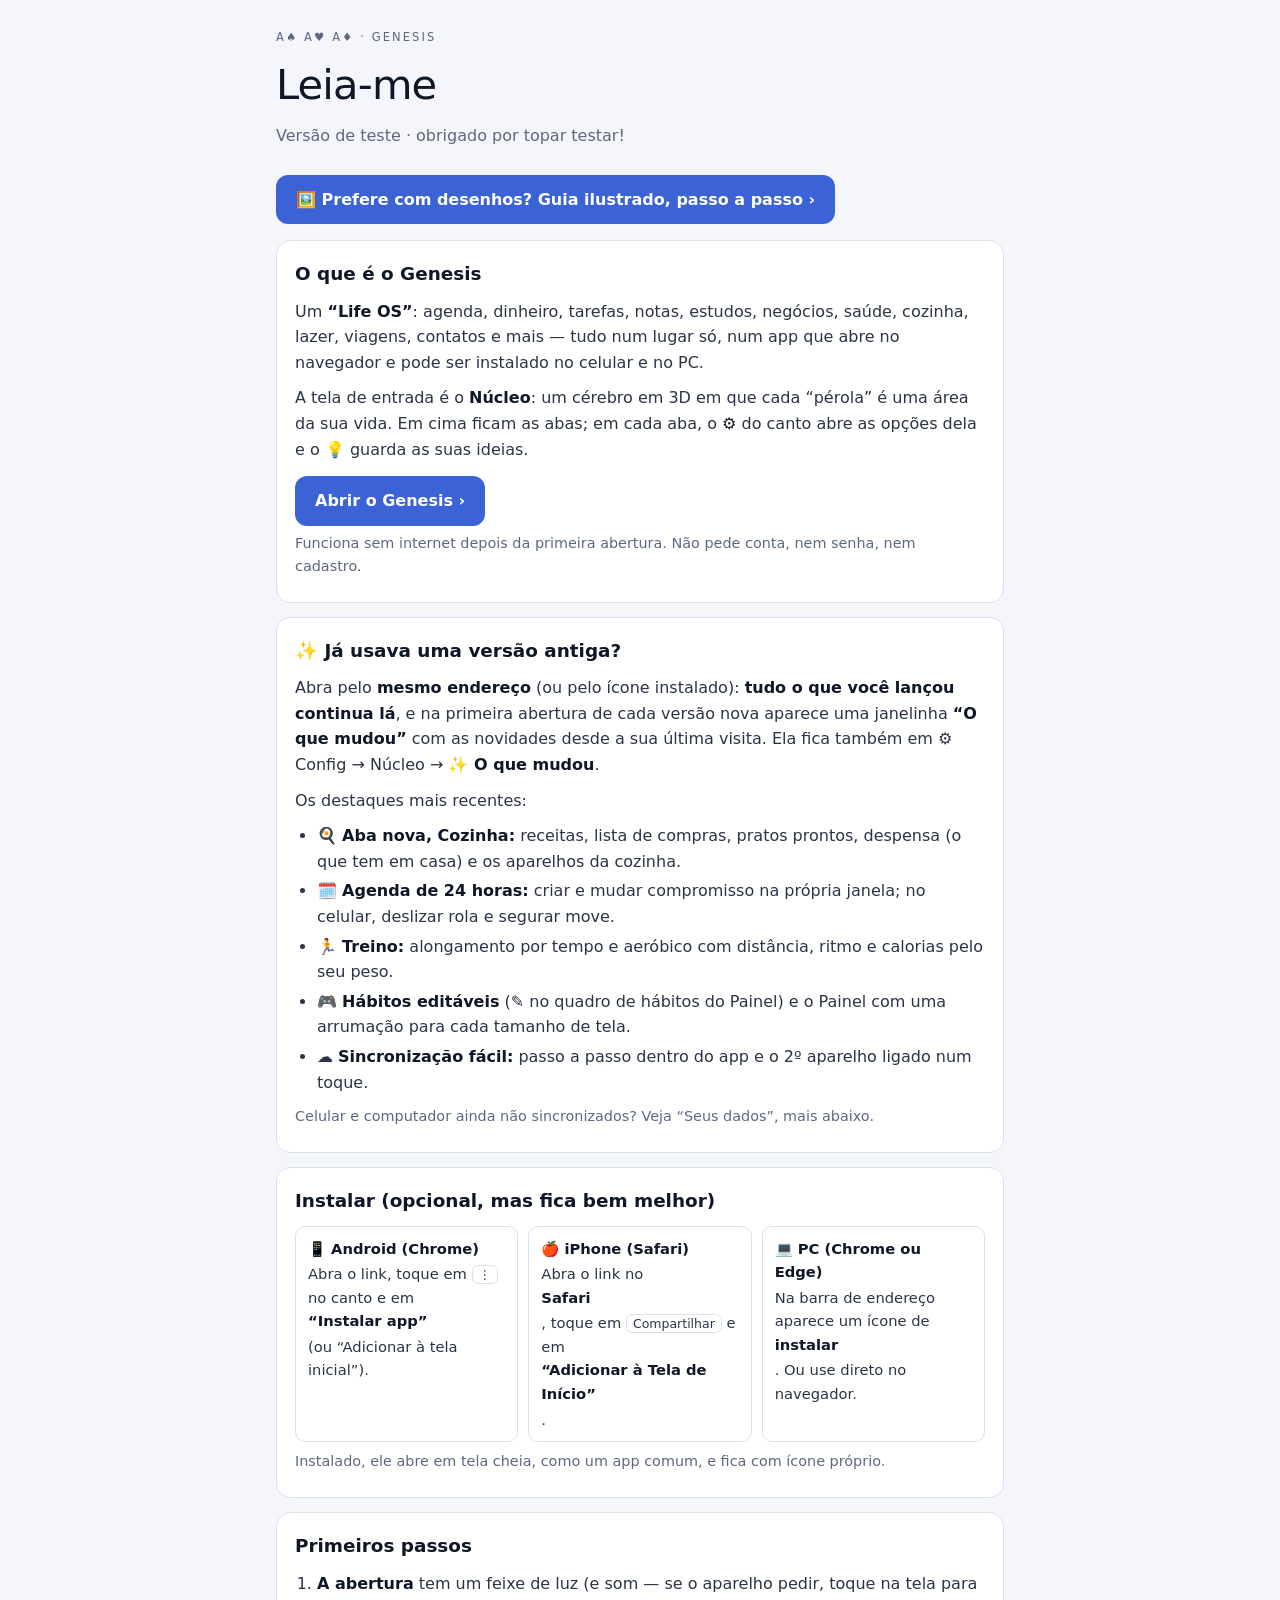
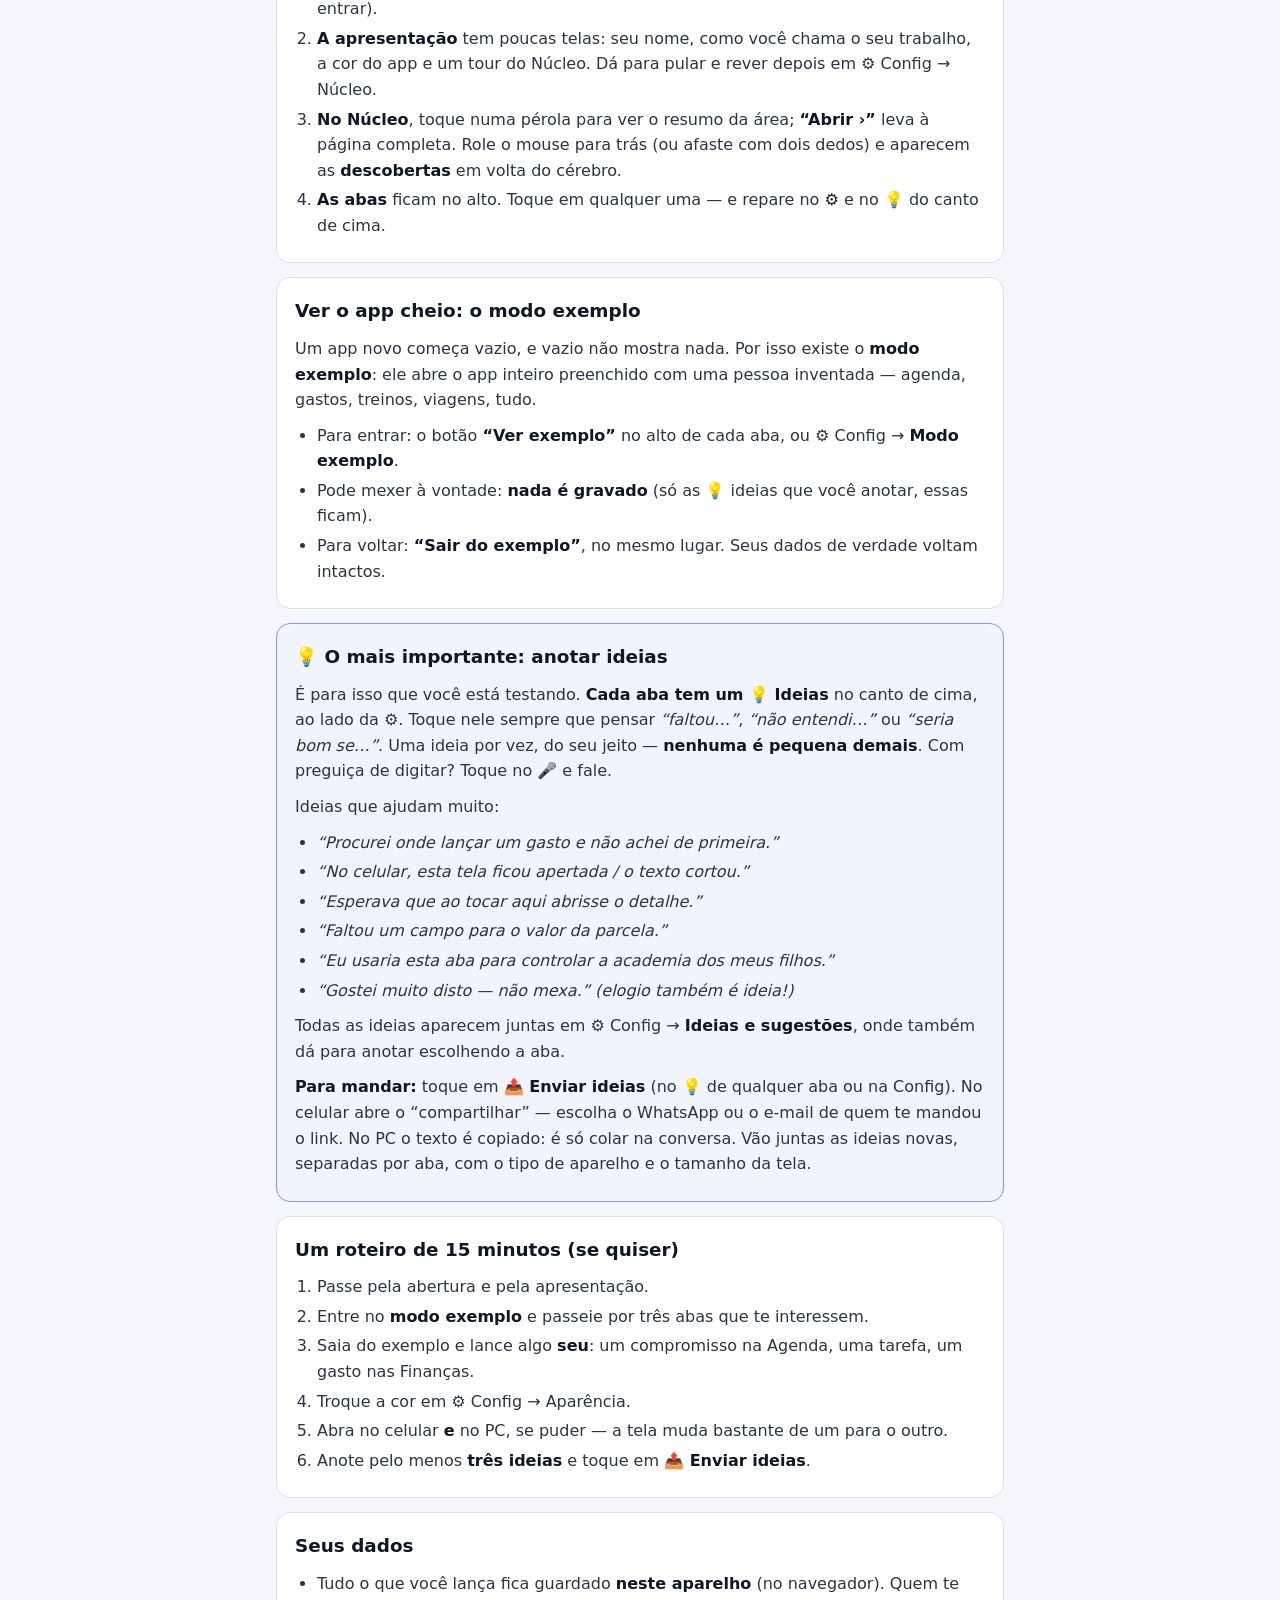
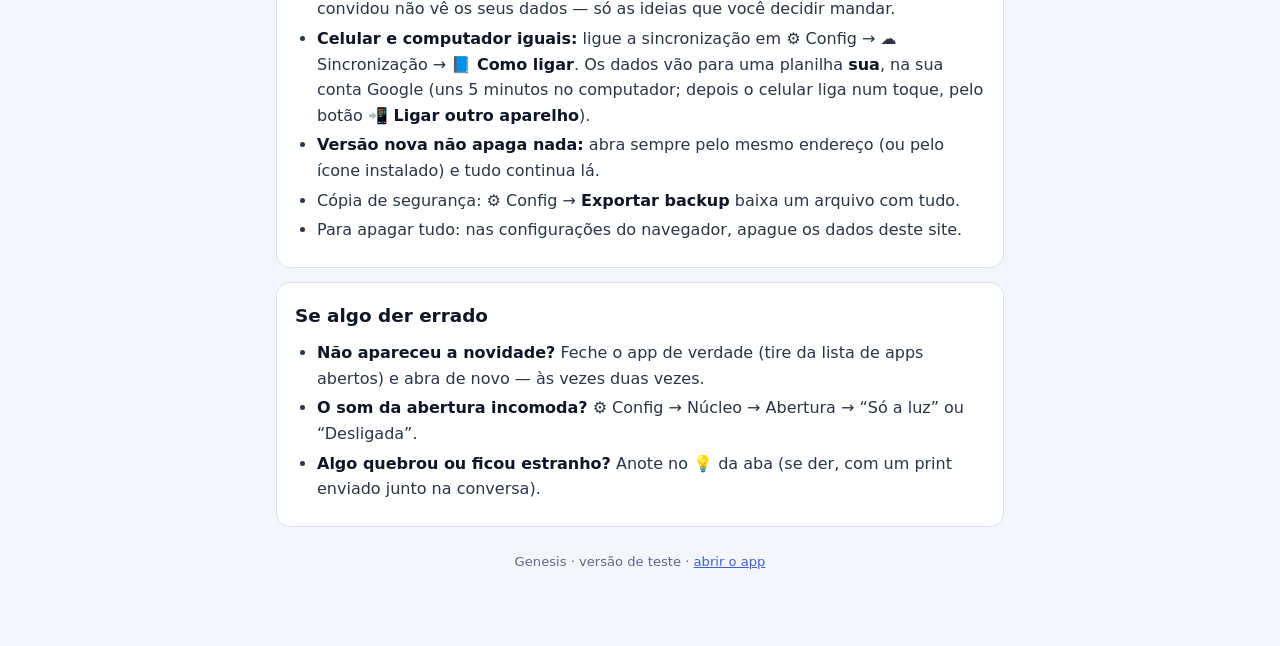
<file: leia-me.html>
<!DOCTYPE html>
<html lang="pt-BR">
<head>
  <meta charset="UTF-8">
  <meta name="viewport" content="width=device-width, initial-scale=1.0, viewport-fit=cover">
  <meta name="theme-color" content="#05070d">
  <title>Genesis — Leia-me (versão de teste)</title>
  <link rel="icon" href="favicon.svg" type="image/svg+xml">
  <!-- Leia-me para quem recebe o convite de teste (15/10/2026). Página pública: nada pessoal aqui
       (nenhum nome, telefone ou e-mail — quem convidou é "quem te mandou o link"). -->
  <style>
    :root {
      --bg: #05070d; --card: #0d111b; --borda: #1d2433; --txt: #c9d2e3; --txt2: #9aa6bd; --forte: #f2f5fb;
      --acento: #7aa2ff; --ok: #34d399; --aviso: #fbbf24; --info: #38bdf8;
    }
    @media (prefers-color-scheme: light) {
      :root { --bg: #f4f6fb; --card: #ffffff; --borda: #dbe1ec; --txt: #2b3445; --txt2: #5d6880; --forte: #0f1626;
        --acento: #3b63d6; --ok: #0f9f6e; --aviso: #b7791f; --info: #0b7fb3; }
    }
    * { box-sizing: border-box; }
    body { margin: 0; background: var(--bg); color: var(--txt); font: 16px/1.6 system-ui, -apple-system, "Segoe UI", Roboto, sans-serif; }
    main { max-width: 760px; margin: 0 auto; padding: 28px 16px 64px; }
    .rotulo { font-size: .72rem; letter-spacing: .18em; text-transform: uppercase; color: var(--txt2); }
    h1 { font-size: clamp(1.9rem, 1.4rem + 2vw, 2.6rem); font-weight: 300; color: var(--forte); margin: 6px 0 4px; letter-spacing: -.02em; }
    .sub { color: var(--txt2); margin: 0 0 22px; }
    h2 { font-size: 1.15rem; color: var(--forte); margin: 0 0 10px; }
    section { background: var(--card); border: 1px solid var(--borda); border-radius: 14px; padding: 18px 18px 14px; margin: 0 0 14px; }
    section.destaque { border-color: color-mix(in srgb, var(--acento) 55%, var(--borda)); background: color-mix(in srgb, var(--acento) 7%, var(--card)); }
    p { margin: 0 0 10px; }
    ul, ol { margin: 0 0 10px; padding-left: 22px; }
    li { margin: 4px 0; }
    b, strong { color: var(--forte); }
    a { color: var(--acento); }
    .abrir { display: inline-flex; align-items: center; gap: 8px; margin: 4px 0 6px; padding: 12px 20px; border-radius: 12px;
      background: var(--acento); color: #fff; font-weight: 600; text-decoration: none; }
    .abrir:hover { filter: brightness(1.08); }
    .dica { font-size: .9rem; color: var(--txt2); }
    .grade { display: grid; grid-template-columns: repeat(auto-fit, minmax(200px, 1fr)); gap: 10px; margin-bottom: 8px; }
    .grade > div { border: 1px solid var(--borda); border-radius: 10px; padding: 10px 12px; font-size: .92rem; }
    .grade b { display: block; margin-bottom: 2px; }
    .exemplos li { font-style: italic; color: var(--txt); }
    .rodape { text-align: center; font-size: .82rem; color: var(--txt2); margin-top: 24px; }
    kbd { font: inherit; font-size: .85em; padding: 1px 6px; border: 1px solid var(--borda); border-radius: 6px; }
  </style>
</head>
<body>
<main>
  <div class="rotulo">A♠ A♥ A♦ · Genesis</div>
  <h1>Leia-me</h1>
  <p class="sub">Versão de teste · obrigado por topar testar!</p>
  <p><a class="abrir" href="guia.html">🖼️ Prefere com desenhos? Guia ilustrado, passo a passo ›</a></p>

  <section>
    <h2>O que é o Genesis</h2>
    <p>Um <b>“Life OS”</b>: agenda, dinheiro, tarefas, notas, estudos, negócios, saúde, cozinha, lazer, viagens, contatos e mais —
      tudo num lugar só, num app que abre no navegador e pode ser instalado no celular e no PC.</p>
    <p>A tela de entrada é o <b>Núcleo</b>: um cérebro em 3D em que cada “pérola” é uma área da sua vida. Em cima ficam as
      abas; em cada aba, o <b>⚙</b> do canto abre as opções dela e o <b>💡</b> guarda as suas ideias.</p>
    <a class="abrir" href="./">Abrir o Genesis ›</a>
    <p class="dica">Funciona sem internet depois da primeira abertura. Não pede conta, nem senha, nem cadastro.</p>
  </section>

  <section>
    <h2>✨ Já usava uma versão antiga?</h2>
    <p>Abra pelo <b>mesmo endereço</b> (ou pelo ícone instalado): <b>tudo o que você lançou continua lá</b>, e na primeira
      abertura de cada versão nova aparece uma janelinha <b>“O que mudou”</b> com as novidades desde a sua última visita.
      Ela fica também em ⚙️ Config → Núcleo → <b>✨ O que mudou</b>.</p>
    <p>Os destaques mais recentes:</p>
    <ul>
      <li>🍳 <b>Aba nova, Cozinha:</b> receitas, lista de compras, pratos prontos, despensa (o que tem em casa) e os aparelhos da cozinha.</li>
      <li>🗓️ <b>Agenda de 24 horas:</b> criar e mudar compromisso na própria janela; no celular, deslizar rola e segurar move.</li>
      <li>🏃 <b>Treino:</b> alongamento por tempo e aeróbico com distância, ritmo e calorias pelo seu peso.</li>
      <li>🎮 <b>Hábitos editáveis</b> (✎ no quadro de hábitos do Painel) e o Painel com uma arrumação para cada tamanho de tela.</li>
      <li>☁️ <b>Sincronização fácil:</b> passo a passo dentro do app e o 2º aparelho ligado num toque.</li>
    </ul>
    <p class="dica">Celular e computador ainda não sincronizados? Veja “Seus dados”, mais abaixo.</p>
  </section>

  <section>
    <h2>Instalar (opcional, mas fica bem melhor)</h2>
    <div class="grade">
      <div><b>📱 Android (Chrome)</b>Abra o link, toque em <kbd>⋮</kbd> no canto e em <b>“Instalar app”</b> (ou “Adicionar à tela inicial”).</div>
      <div><b>🍎 iPhone (Safari)</b>Abra o link no <b>Safari</b>, toque em <kbd>Compartilhar</kbd> e em <b>“Adicionar à Tela de Início”</b>.</div>
      <div><b>💻 PC (Chrome ou Edge)</b>Na barra de endereço aparece um ícone de <b>instalar</b>. Ou use direto no navegador.</div>
    </div>
    <p class="dica">Instalado, ele abre em tela cheia, como um app comum, e fica com ícone próprio.</p>
  </section>

  <section>
    <h2>Primeiros passos</h2>
    <ol>
      <li><b>A abertura</b> tem um feixe de luz (e som — se o aparelho pedir, toque na tela para entrar).</li>
      <li><b>A apresentação</b> tem poucas telas: seu nome, como você chama o seu trabalho, a cor do app e um tour do Núcleo.
        Dá para pular e rever depois em ⚙️ Config → Núcleo.</li>
      <li><b>No Núcleo</b>, toque numa pérola para ver o resumo da área; <b>“Abrir ›”</b> leva à página completa.
        Role o mouse para trás (ou afaste com dois dedos) e aparecem as <b>descobertas</b> em volta do cérebro.</li>
      <li><b>As abas</b> ficam no alto. Toque em qualquer uma — e repare no <b>⚙</b> e no <b>💡</b> do canto de cima.</li>
    </ol>
  </section>

  <section>
    <h2>Ver o app cheio: o modo exemplo</h2>
    <p>Um app novo começa vazio, e vazio não mostra nada. Por isso existe o <b>modo exemplo</b>: ele abre o app inteiro
      preenchido com uma pessoa inventada — agenda, gastos, treinos, viagens, tudo.</p>
    <ul>
      <li>Para entrar: o botão <b>“Ver exemplo”</b> no alto de cada aba, ou ⚙️ Config → <b>Modo exemplo</b>.</li>
      <li>Pode mexer à vontade: <b>nada é gravado</b> (só as 💡 ideias que você anotar, essas ficam).</li>
      <li>Para voltar: <b>“Sair do exemplo”</b>, no mesmo lugar. Seus dados de verdade voltam intactos.</li>
    </ul>
  </section>

  <section class="destaque">
    <h2>💡 O mais importante: anotar ideias</h2>
    <p>É para isso que você está testando. <b>Cada aba tem um 💡 Ideias</b> no canto de cima, ao lado da ⚙. Toque nele
      sempre que pensar <i>“faltou…”</i>, <i>“não entendi…”</i> ou <i>“seria bom se…”</i>. Uma ideia por vez, do seu jeito —
      <b>nenhuma é pequena demais</b>. Com preguiça de digitar? Toque no <b>🎤</b> e fale.</p>
    <p>Ideias que ajudam muito:</p>
    <ul class="exemplos">
      <li>“Procurei onde lançar um gasto e não achei de primeira.”</li>
      <li>“No celular, esta tela ficou apertada / o texto cortou.”</li>
      <li>“Esperava que ao tocar aqui abrisse o detalhe.”</li>
      <li>“Faltou um campo para o valor da parcela.”</li>
      <li>“Eu usaria esta aba para controlar a academia dos meus filhos.”</li>
      <li>“Gostei muito disto — não mexa.” (elogio também é ideia!)</li>
    </ul>
    <p>Todas as ideias aparecem juntas em ⚙️ Config → <b>Ideias e sugestões</b>, onde também dá para anotar escolhendo a aba.</p>
    <p><b>Para mandar:</b> toque em <b>📤 Enviar ideias</b> (no 💡 de qualquer aba ou na Config). No celular abre o
      “compartilhar” — escolha o WhatsApp ou o e-mail de quem te mandou o link. No PC o texto é copiado: é só colar
      na conversa. Vão juntas as ideias novas, separadas por aba, com o tipo de aparelho e o tamanho da tela.</p>
  </section>

  <section>
    <h2>Um roteiro de 15 minutos (se quiser)</h2>
    <ol>
      <li>Passe pela abertura e pela apresentação.</li>
      <li>Entre no <b>modo exemplo</b> e passeie por três abas que te interessem.</li>
      <li>Saia do exemplo e lance algo <b>seu</b>: um compromisso na Agenda, uma tarefa, um gasto nas Finanças.</li>
      <li>Troque a cor em ⚙️ Config → Aparência.</li>
      <li>Abra no celular <b>e</b> no PC, se puder — a tela muda bastante de um para o outro.</li>
      <li>Anote pelo menos <b>três ideias</b> e toque em <b>📤 Enviar ideias</b>.</li>
    </ol>
  </section>

  <section>
    <h2>Seus dados</h2>
    <ul>
      <li>Tudo o que você lança fica guardado <b>neste aparelho</b> (no navegador). Quem te convidou não vê os seus
        dados — só as ideias que você decidir mandar.</li>
      <li><b>Celular e computador iguais:</b> ligue a sincronização em ⚙️ Config → ☁️ Sincronização → <b>📘 Como ligar</b>.
        Os dados vão para uma planilha <b>sua</b>, na sua conta Google (uns 5 minutos no computador; depois o celular
        liga num toque, pelo botão <b>📲 Ligar outro aparelho</b>).</li>
      <li><b>Versão nova não apaga nada:</b> abra sempre pelo mesmo endereço (ou pelo ícone instalado) e tudo continua lá.</li>
      <li>Cópia de segurança: ⚙️ Config → <b>Exportar backup</b> baixa um arquivo com tudo.</li>
      <li>Para apagar tudo: nas configurações do navegador, apague os dados deste site.</li>
    </ul>
  </section>

  <section>
    <h2>Se algo der errado</h2>
    <ul>
      <li><b>Não apareceu a novidade?</b> Feche o app de verdade (tire da lista de apps abertos) e abra de novo — às vezes duas vezes.</li>
      <li><b>O som da abertura incomoda?</b> ⚙️ Config → Núcleo → Abertura → “Só a luz” ou “Desligada”.</li>
      <li><b>Algo quebrou ou ficou estranho?</b> Anote no 💡 da aba (se der, com um print enviado junto na conversa).</li>
    </ul>
  </section>

  <p class="rodape">Genesis · versão de teste · <a href="./">abrir o app</a></p>
</main>
</body>
</html>
</file>
